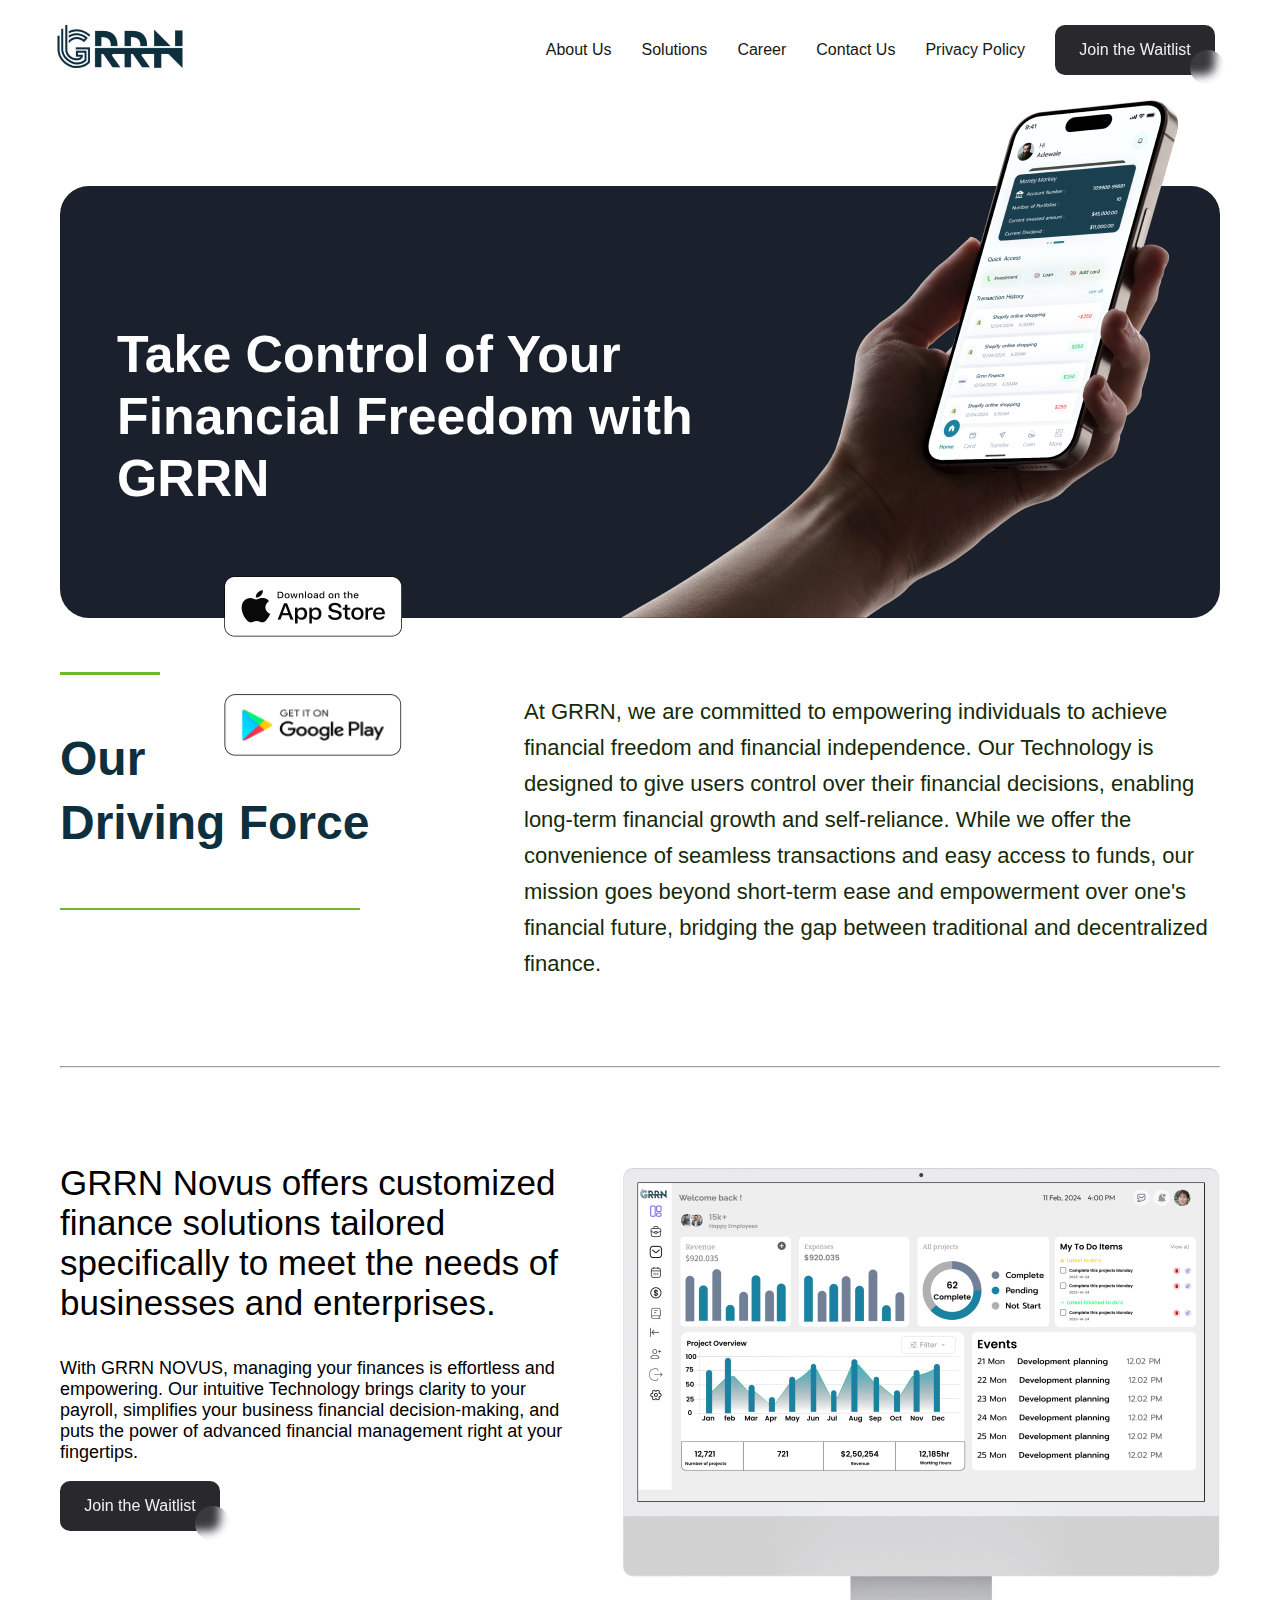
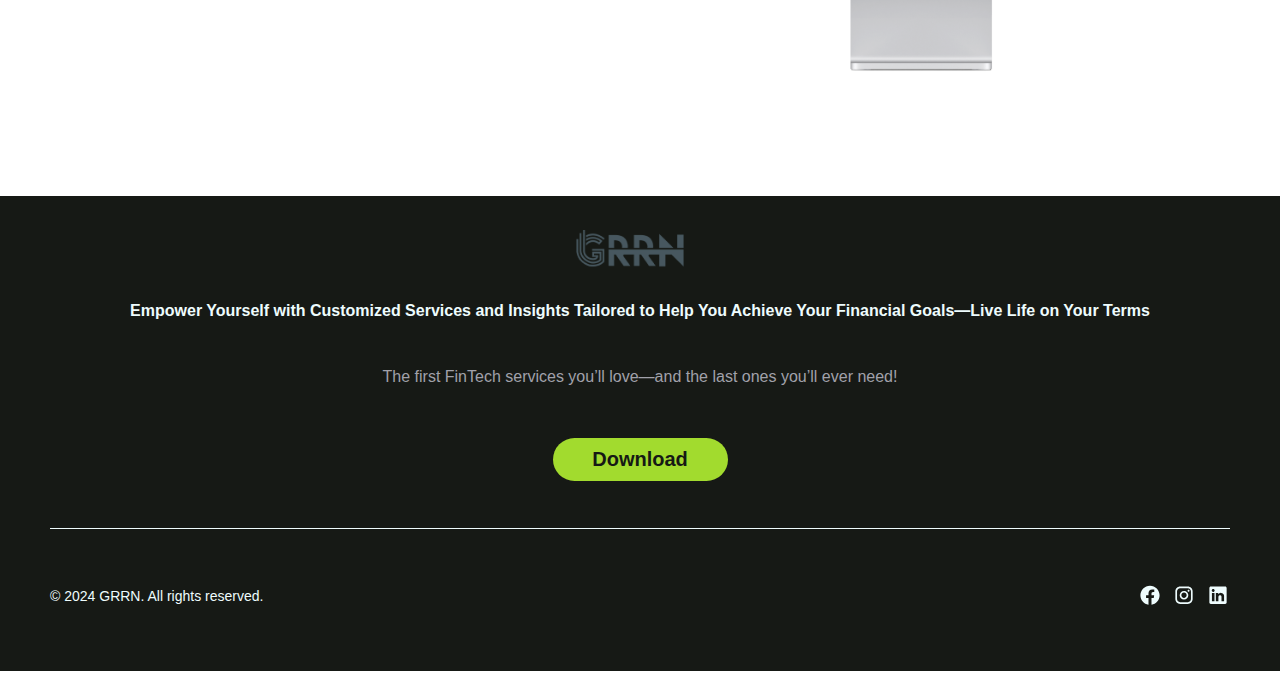
<file: index.html>
<!DOCTYPE html>
<html lang="en">
<head>
    <meta charset="utf-8">
    <meta name="viewport" content="width=device-width, initial-scale=1.0">
    <link rel="stylesheet" href="assets/css/style.css">
    <link rel="shortcut icon" href="assets/img/mask-group.png" type="image/x-icon">
    <link rel="stylesheet" href="assets/css/styleguide.css">
    <title>GRRN</title>
</head>
<div class="landing-page">
    <div class="container">
        <header class="navbar">
            <a href="index.html"><img class="mask-group" src="assets/img/mask-group.png" alt="Logo"></a>
            <div class="menu-toggle" id="menu-toggle">
                <div class="bar"></div>
                <div class="bar"></div>
                <div class="bar"></div>
            </div>
            <nav class="navbar-2" id="navbar-2">
                <a href="about.html">About Us</a>
                <a href="solutions.html">Solutions</a>
                <a href="career.html">Career</a>
                <a href="contact.html">Contact Us</a>
                <a href="privacy.html">Privacy Policy</a>
                <div class="sign-up-wrapper">
                    <a href="whitelist.html"><button class="button-86" >Join the Waitlist</button></a>
                    <!-- <button class="signup-button">
                        <a href="whitelist.html">
                            <div class="overlap-group">
                                <div class="sign-up">Join the Waitlist</div>
                            </div>
                        </a>
                    </button> -->
                </div>
            </nav>
        </header>

        <body>
            <div class="container">
                <div class="box">
                    <div class="CTA">
                        <div class="overlap-group">
                            <div class="rectangle"></div>
                            <img class="free-iphone-pro" src="assets/img/hand.png" alt="Hand holding a phone" />
                            <div class="group">
                                <p class="text-wrapper ">Take Control of Your Financial Freedom with GRRN</p>
                                <div class="div">
                                    <div class="google-play">
                                        <div class="frame">
                                            <img class="app-store-black" src="assets/img/app-store.png" alt="App Store">
                                            <img class="google-play-black" src="assets/img/google-play.png" alt="Google Play">
                                        </div>
                                    </div>
                                </div>
                            </div>
                        </div>
                    </div>
                </div>
                <section class="section">
                    <div class="heading">
                        <img class="line-1" src="assets/img/line-1.svg" alt="Line">
                        <h2 class="our-driving-force ">Our <br />Driving Force</h2>
                        <img class="line-2" src="assets/img/line-2.svg" alt="Line">
                    </div>
                    <p class="at-GRRN-we-are">
                        At GRRN, we are committed to empowering individuals to achieve financial
                        freedom and financial independence. Our Technology is designed to give users
                        control over their financial decisions, enabling long-term financial growth
                        and self-reliance. While we offer the convenience of seamless transactions and
                        easy access to funds, our mission goes beyond short-term ease and empowerment
                        over one's financial future, bridging the gap between traditional and
                        decentralized finance.</p>
                </section>
<hr>
            <div class="GRRN-Novus">
                <div class="description-container">
                    <p class="text-description text-wrapper ">GRRN Novus offers customized finance solutions tailored
                        specifically to meet the needs of businesses and enterprises.</p>
                    <p class="with-GRRN-NOVUS text-description-2">With GRRN NOVUS, managing your finances is effortless and
                        empowering. Our intuitive Technology brings clarity to your payroll, simplifies
                        your business financial decision-making, and puts the power of advanced financial
                        management right at your fingertips.</p>
                        <a href="whitelist.html" style="text-decoration: none;"><button class="button-86" >Join the Waitlist</button></a>
                </div>
                <div class="image-container">
                    <img class="silver-imac" src="assets/img/silver-24-inch-imac-mockup-label.png" alt="Silver iMac Mockup" />
                </div>
            </div>
        </div>
        </body>
        <script src="assets/js/script.js"></script>
    </div>
    <footer class="credits">
        <div class="frame-footer">
            <div class="content">
                <img class="mask-group" src="assets/img/mask-group.png" alt="Mask Group" />
                <div class="links">
                    <p class="link">
                        Empower Yourself with Customized Services and Insights Tailored to Help You Achieve Your
                        Financial Goals—Live Life on Your Terms
                    </p>
                    <p class="text-wrapper">The first FinTech services you’ll love—and the last ones you’ll ever
                        need!</p>
                    <button class="button">
                        <div class="overlap-group">
                            <div class="contact-us"><a style="text-decoration: none;" href="whitelist.html">Download</a></div>
                        </div>
                    </button>
                </div>
               
                <div class="container">
                    <div class="divider"></div>
                </div>
                <div class="container">
                    <div class="row">
                        <p class="text">© 2024 GRRN. All rights reserved.</p>
                        <div class="social-links">
                            <a href="https://www.x.com/grrn_io"><img class="img" src="assets/img/facebook.svg" alt="Facebook"></a>
                            <a href="https://www. Instagram.com/grrn.io"><img class="img" src="assets/img/Instagram.svg" alt="Instagram"></a>
                            <a href="https;//www.linkedin.com/company/grrn"><img class="img" src="assets/img/linkedin.svg" alt="LinkedIn"></a>
                        </div>
                    </div>
                </div>
            </div>
        </div>
    </footer>
</div>

</html>
</file>
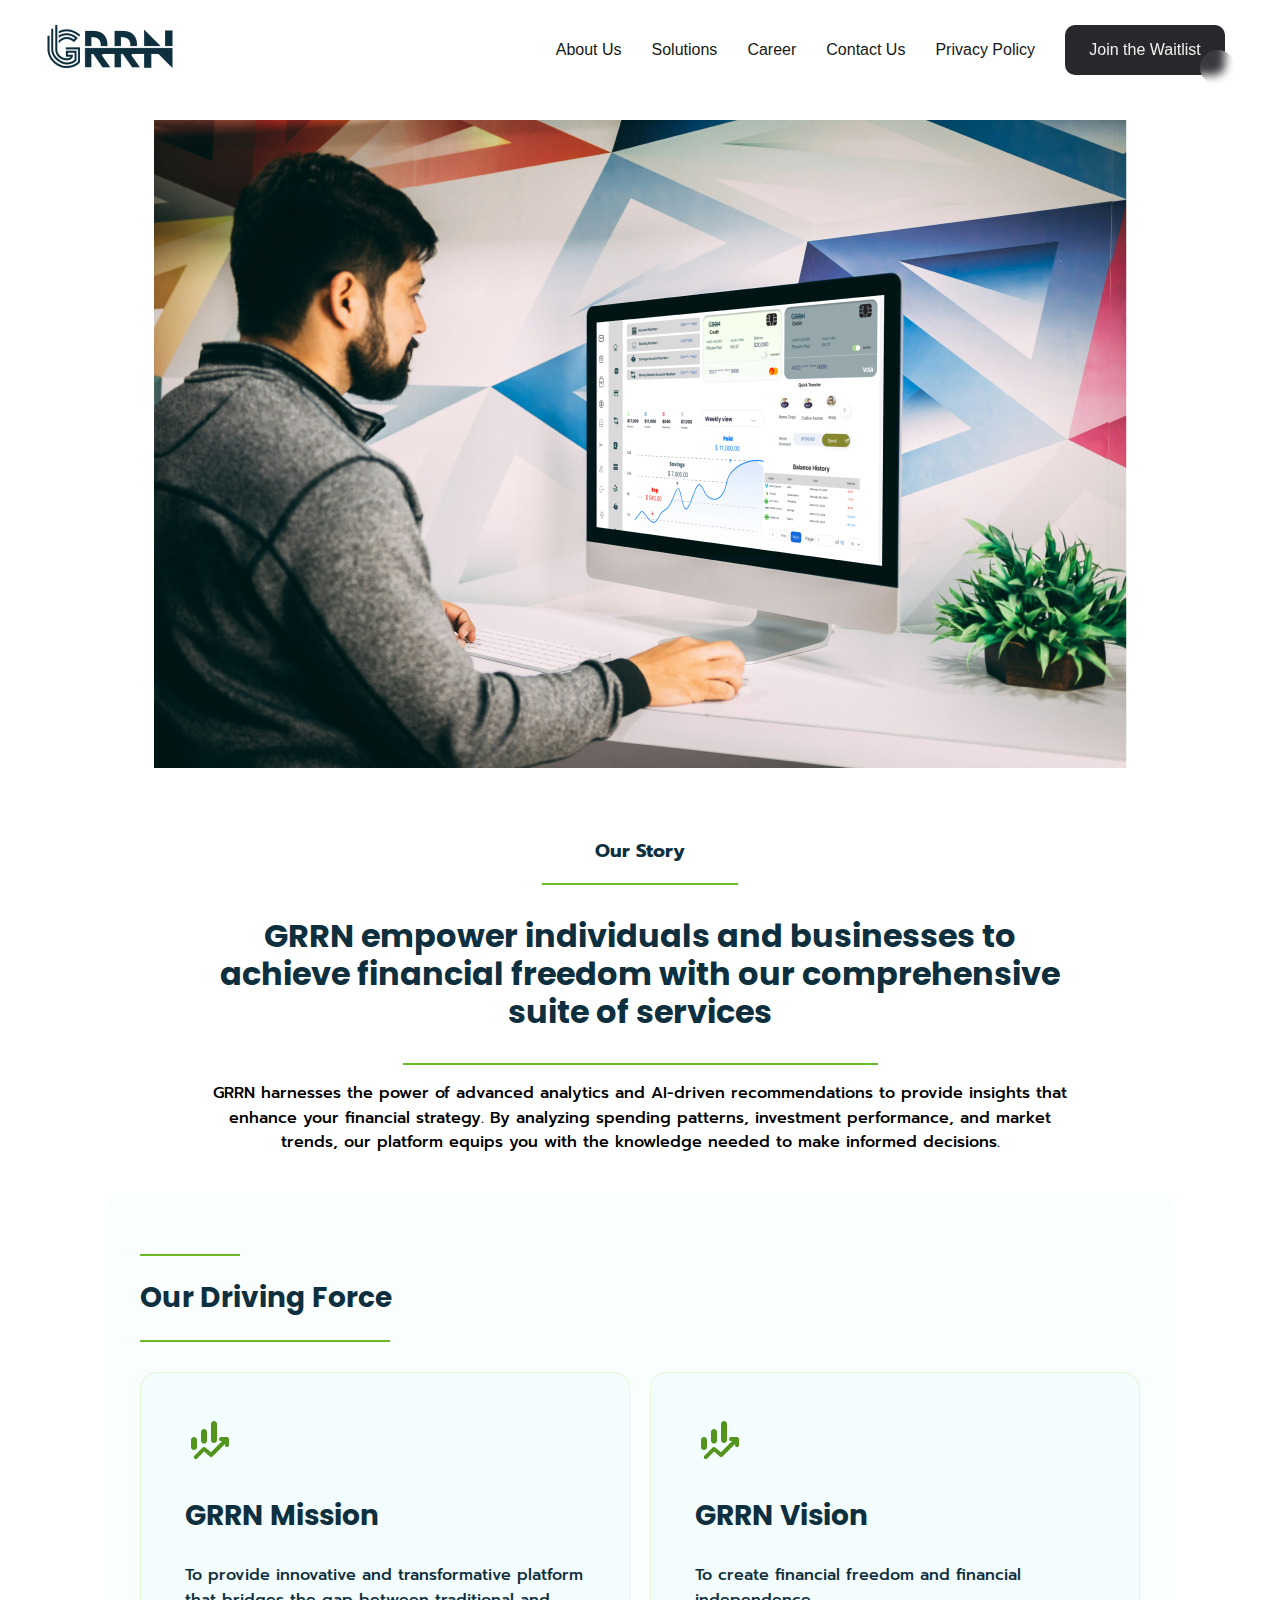
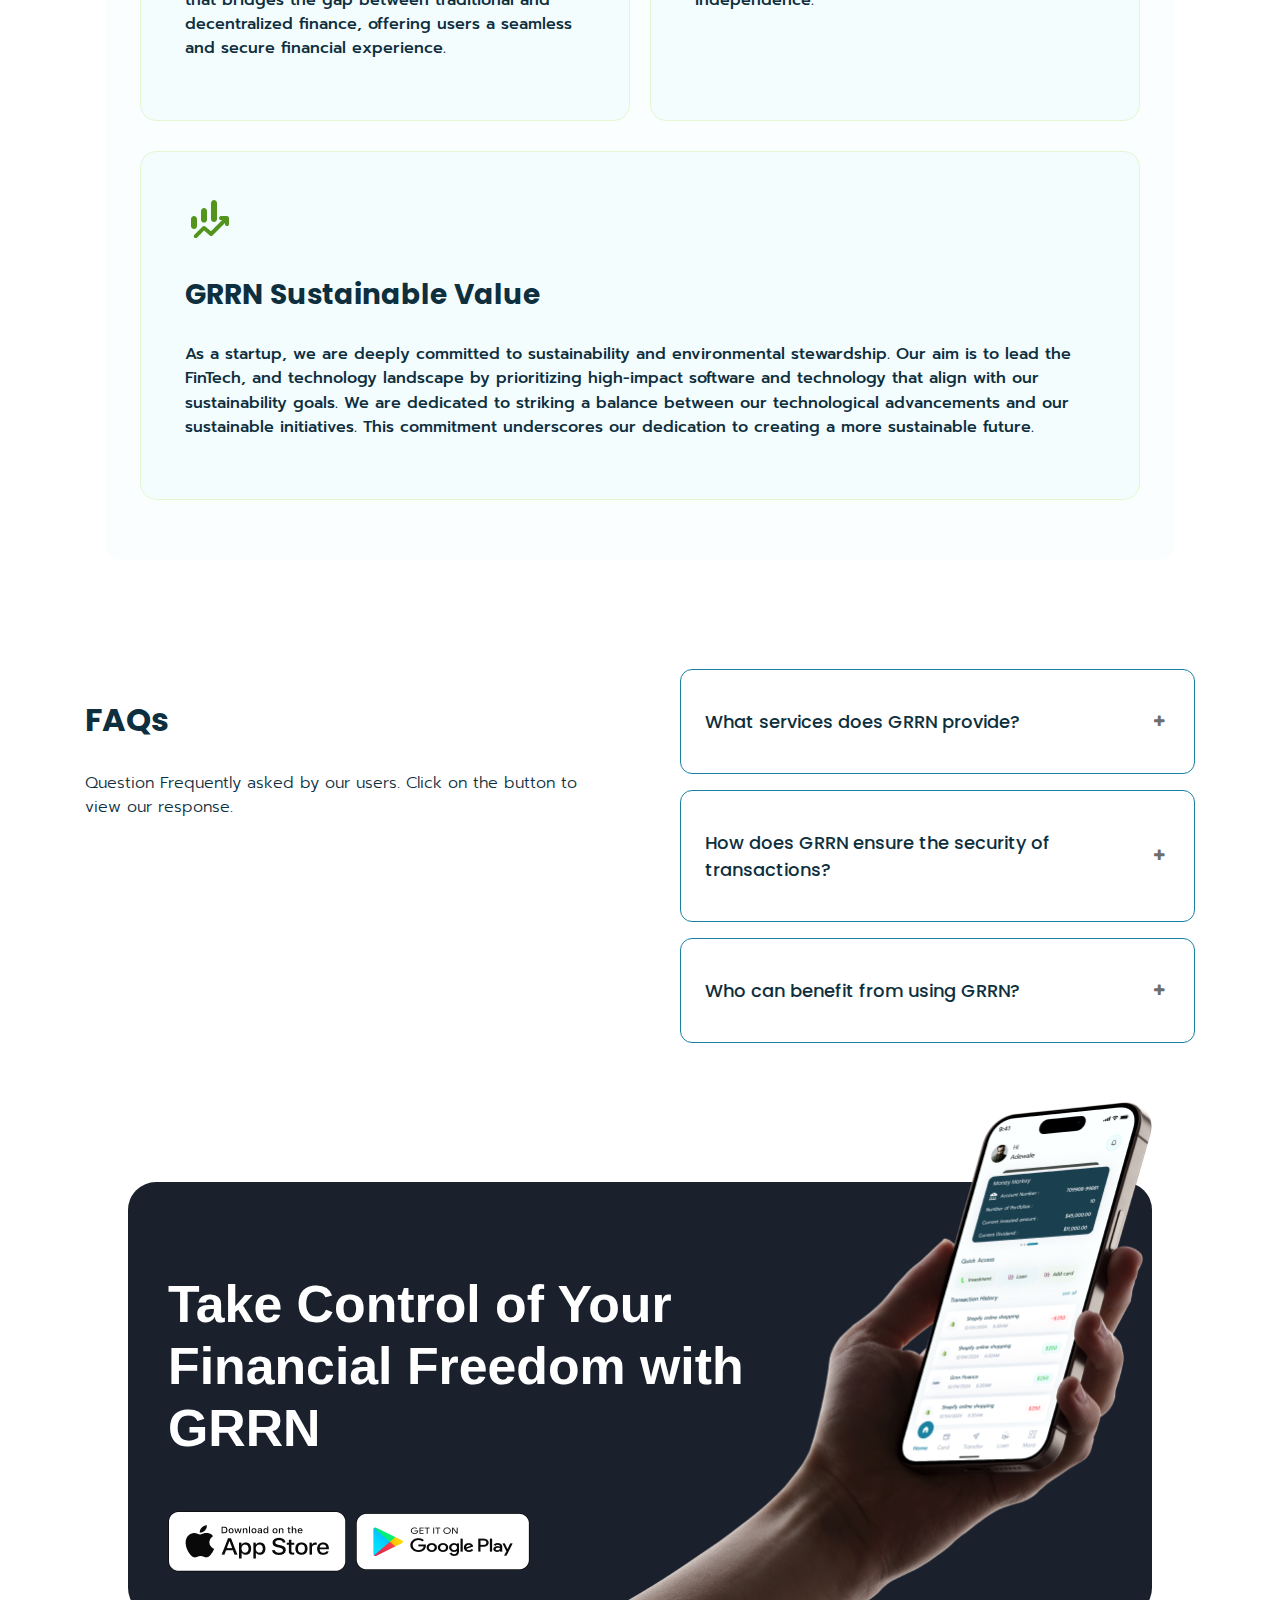
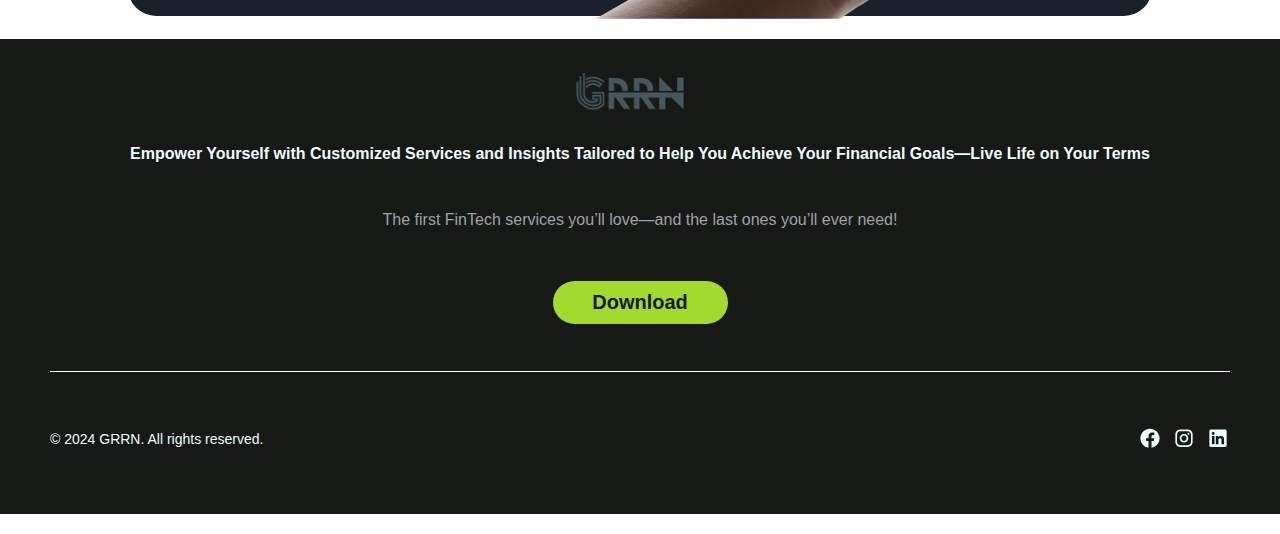
<file: about.html>
<!DOCTYPE html>
<html lang="en">
    <head>
      <meta charset="utf-8">
      <meta name="viewport" content="width=device-width, initial-scale=1.0">
      <link rel="stylesheet" href="assets/css/style.css">
      <link rel="stylesheet" href="assets/css/styleguide.css">
      <link rel="stylesheet" href="assets/css/custom.css"/>
      <link rel="shortcut icon" href="assets/img/mask-group.png" type="image/x-icon">
      <link rel="stylesheet" href="https://cdnjs.cloudflare.com/ajax/libs/font-awesome/4.7.0/css/font-awesome.css" integrity="sha512-5A8nwdMOWrSz20fDsjczgUidUBR8liPYU+WymTZP1lmY9G6Oc7HlZv156XqnsgNUzTyMefFTcsFH/tnJE/+xBg==" crossorigin="anonymous" referrerpolicy="no-referrer" />
      <title>About Us</title>
    </head>
    <body>
        <header class="container navbar">
          <a href="index.html"><img class="mask-group" src="assets/img/mask-group.png" alt="Logo"></a>
          <div class="menu-toggle" id="menu-toggle">
            <div class="bar"></div>
            <div class="bar"></div>
            <div class="bar"></div>
          </div>
          <nav class="navbar-2" id="navbar-2">
            <a href="about.html">About Us</a>
            <a href="solutions.html">Solutions</a>
            <a href="career.html">Career</a>
            <a href="contact.html">Contact Us</a>
            <a href="privacy.html">Privacy Policy</a>
            <div class="sign-up-wrapper">
              <a href="whitelist.html"><button class="button-86">Join the Waitlist</button></a>
            </div>
          </nav>
        </header>
        <main class="container">
            <div class="about-section">
                <!-- HEADER IMAGE -->
                <div class="about-image">
                    <img class="zfintXP33-1" src="assets/img/zfintXP33-1.png" />
                </div>

                <!-- VALUE SESSION -->
                <section class="value-section">
                    <!-- OUR STORY -->
                    <div class="our-story">
                        <div class="title">
                          <h3>Our Story</h3>
                        </div>
                        <div class="wrapper">
                            <div class="h-line-container"><div class="h-line" id="h-line-1"></div></div>
                            <h3>
                                GRRN empower individuals and businesses to achieve 
                                financial freedom with our comprehensive suite of services
                            </h3>
                            <div class="h-line-container"><div class="h-line" id="h-line-2"></div></div>
                            <p>
                                GRRN harnesses the power of advanced analytics and AI-driven 
                                recommendations to provide insights that enhance your financial 
                                strategy. By analyzing spending patterns, investment performance, 
                                and market trends, our platform equips you with the knowledge needed 
                                to make informed decisions.
                            </p>
                        </div>
                    </div>
                    <!-- OUR DRIVING FORCE -->
                    <div class="driving-force">
                        <div>
                            <div class="h-line-container"><div class="h-line" id="h-line-3"></div></div>
                            <h2 class="" >Our Driving Force</h2>
                            <div class="h-line-container"><div class="h-line" id="h-line-4"></div></div>
                        </div>
                        <div class="driving-force-top">
                            <!-- CARD 1 -->
                            <div class="card card-top">
                                <div class="card-wrapper">
                                    <div class="card-img">
                                      <img src="assets/img/upward_trend.svg"/>
                                    </div>
                                    <h3>GRRN Mission</h3>
                                    <p>
                                        To provide innovative and transformative platform that bridges 
                                        the gap between traditional and decentralized finance, offering 
                                        users a seamless and secure financial experience.
                                    </p>
                                </div>
                            </div>
                            <!-- CARD 2 -->
                            <div class="card card-top">
                                <div class="card-wrapper">
                                    <div class="card-img">
                                      <img src="assets/img/upward_trend.svg"/>
                                    </div>
                                    <h3>GRRN Vision</h3>
                                    <p>
                                      To create financial freedom and financial independence.
                                    </p>
                                </div>
                            </div>
                        </div>
                        <!-- BOTTOM -->
                        <div class="driving-force-bottom">
                            <div class="card card-bottom">
                                <div class="card-wrapper">
                                    <div class="card-img">
                                        <img src="assets/img/upward_trend.svg"/>
                                    </div>
                                    <h3>GRRN Sustainable Value</h3>
                                    <p>
                                        As a startup, we are deeply committed to sustainability and 
                                        environmental stewardship. Our aim is to lead the FinTech, and 
                                        technology landscape by prioritizing high-impact software and 
                                        technology that align with our sustainability goals. We are dedicated 
                                        to striking a balance between our technological advancements and our 
                                        sustainable initiatives. This commitment underscores our dedication 
                                        to creating a more sustainable future.
                                    </p>
                                </div>
                            </div>
                        </div>
                    </div>
                </section>  

                <section class="faq-section">
                    <div class="faq-wrapper">
                        <!-- FAQ CONTENT -->
                        <div class="faq-content">
                            <h3 class="text-wrapper">FAQs</h3>
                            <p class="text">
                                Question Frequently asked by our users. Click on the button to view our response.
                            </p>
                        </div>
                        <!-- ACCORDION -->
                        <div class="accordion">
                            <!-- Accordion 1 -->
                            <div class="accordion-item">
                                <div class="accordion-header">
                                    <p class="question">What services does GRRN provide?</p>
                                    <button class="toggle-btn">
                                        <i class="fa fa-plus"></i>
                                    </button>
                                </div>
                                <div class="accordion-content">
                                    <p>GRRN is a pioneering fintech platform developing a comprehensive payment gateway to facilitate seamless financial transactions across regions. Leveraging innovative technology, GRRN simplifies complex processes with real-time cross-border payments, bulk settlements, and integration-friendly APIs, ensuring a smooth and efficient user experience. 
                                        <br><br>
                                      The platform empowers financial freedom by providing accessible, cost-effective tools that enable users to take control of their finances. Using cutting-edge technology like secure APIs, AI-driven risk assessments, and instant notifications, GRRN ensures reliable and secure transactions. Focused on inclusion, GRRN bridges financial gaps for underserved markets, fostering economic growth and expanding financial accessibility globally.</p>
                                </div>
                            </div>
                            <!-- Accordion 2 -->
                            <div class="accordion-item">
                                <div class="accordion-header">
                                    <p class="question">How does GRRN ensure the security of transactions?</p>
                                    <button class="toggle-btn">
                                        <i class="fa fa-plus"></i>
                                    </button>
                                </div>
                                <div class="accordion-content">
                                    <p>GRRN ensures secure transactions with advanced technology, compliance, and robust systems. Authentication methods like OTP, MFA, and OAuth 2.0 protect user access and API requests. Data is safeguarded with TLS encryption and secure storage. AI-powered fraud detection and transaction monitoring identify and block suspicious activities in real-time. GRRN complies with KYC/AML standards and cross-border regulations, ensuring secure operations. <br><br>
                                        APIs are token-protected, encrypted, and rate-limited to prevent misuse. Users can file disputes directly, with resolutions handled by a dedicated review team. Regular audits, updates, role-based access control, and partnerships with trusted institutions ensure secure settlements and reliable financial services.
                                      </p>
                                </div>
                            </div>
                            <!-- Accordion 3 -->
                            <div class="accordion-item">
                                <div class="accordion-header">
                                    <p class="question">Who can benefit from using GRRN?</p>
                                    <button class="toggle-btn">
                                        <i class="fa fa-plus"></i>
                                    </button>
                                </div>
                                <div class="accordion-content">
                                    <p>
                                        GRRN benefits a wide range of users by providing seamless, secure, and accessible financial solutions. Individuals, including expatriates, underserved communities, and freelancers, can use GRRN for instant, affordable money transfers, wallet management, loans, and international payments. SMEs benefit from GRRN's multi-currency tools, cross-border transactions, and streamlined payment processes.
                                        <br><br>
                                        Fintech platforms and developers can integrate GRRN's APIs to enhance financial services, while NGOs can distribute aid efficiently to underserved regions. Financial institutions and banks leverage GRRN's bulk settlements and payment gateway to expand offerings. Travelers gain real-time currency exchange and local cash pickup options, ensuring inclusive financial accessibility.
                                      </p>
                                </div>
                            </div>
                        </div>
                    </div>
                </section>
                <!-- CTA ACTION -->
                <session class="cta-section">
                    <div class="cta-box">
                        <!-- BLANK TOP -->
                        <div class="cta-top"></div>
                        <!-- ============ -->
                        <div class="cta-action">
                            <div class="cta-content">
                                <h3>Take Control of Your Financial Freedom with GRRN</h3>
                                <div class="cta-store">
                                    <!-- APP STORE -->
                                    <div class="img-holder">
                                        <img class="apple-store" src="assets/img/app-store.png" alt="app store"/>
                                    </div>
                                    <!-- GOGGLE STORE -->
                                    <div class="img-holder">
                                        <img class="google-store" src="assets/img/google_store.png" alt="google store"/>
                                    </div>
                                </div>
                            </div> 
                        </div>
                        <!-- IPhone15 PRO MOCKUP -->
                        <div class="cta-image">
                            <img src="assets/img/iphone_mockup.png"/>
                        </div> 
                    </div>
                </session>

            </div>
        </main>
        <footer class="credits">
          <div class="frame-footer">
              <div class="content">
                  <img class="mask-group" src="assets/img/mask-group.png" alt="Mask Group" />
                  <div class="links">
                      <p class="link">
                          Empower Yourself with Customized Services and Insights Tailored to Help You Achieve Your
                          Financial Goals—Live Life on Your Terms
                      </p>
                      <p class="text-wrapper">The first FinTech services you’ll love—and the last ones you’ll ever
                          need!</p>
                      <button class="button">
                          <div class="overlap-group">
                              <div class="contact-us"><a style="text-decoration: none;" href="whitelist.html">Download</a></div>
                          </div>
                      </button>
                  </div>
                  
                  <div class="container">
                      <div class="divider"></div>
                  </div>
                  <div class="container">
                      <div class="row">
                          <p class="text">© 2024 GRRN. All rights reserved.</p>
                          <div class="social-links">
                              <a href="https://www.x.com/grrn_io"><img class="img" src="assets/img/facebook.svg" alt="Facebook"></a>
                              <a href="https://www. Instagram.com/grrn.io"><img class="img" src="assets/img/Instagram.svg" alt="Instagram"></a>
                              <a href="https;//www.linkedin.com/company/grrn"><img class="img" src="assets/img/linkedin.svg" alt="LinkedIn"></a>
                          </div>
                      </div>
                  </div>
              </div>
          </div>
      </footer>
        <script src="assets/js/script.js"></script>
        <script type="module" src="https://early.webawesome.com/webawesome@3.0.0-alpha.5/dist/webawesome.loader.js"></script>
    </body>
</html>
</file>
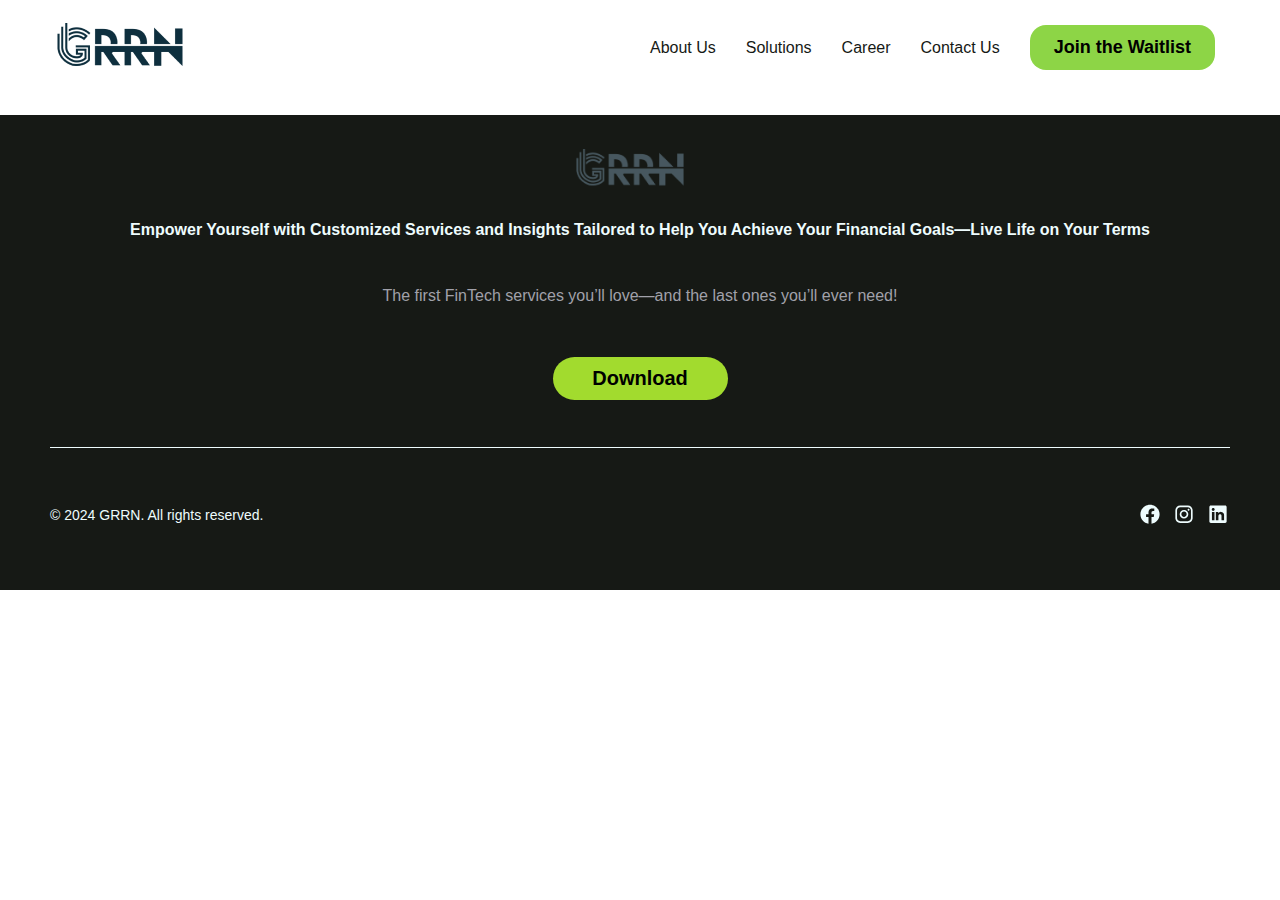
<file: blank.html>
<!DOCTYPE html>
<html lang="en">
<head>
    <meta charset="utf-8">
    <meta name="viewport" content="width=device-width, initial-scale=1.0">

    <link rel="stylesheet" href="assets/css/style.css">
    <link rel="stylesheet" href="assets/css/styleguide.css">
    <link rel="stylesheet" type="text/css", href="assets/css/custom.css"/>
    <link rel="preconnect" href="https://fonts.googleapis.com">
    <link rel="shortcut icon" href="assets/img/mask-group.png" type="image/x-icon">
    <link rel="preconnect" href="https://fonts.gstatic.com" crossorigin>
    <link href="https://fonts.googleapis.com/css2?family=Poppins:ital,wght@0,100;0,200;0,300;0,400;0,500;0,600;0,700;0,800;0,900;1,100;1,200;1,300;1,400;1,500;1,600;1,700;1,800;1,900&family=Prompt:ital,wght@0,200;0,300;0,500;0,600;0,700;0,800;1,300;1,500&display=swap" rel="stylesheet">

    <title>Contact Us</title>
</head>
    <body class="landing-page">
        <!-- HEADER -->
        <div class="container">
            <header class="navbar">
                <a href="index.html"><img class="mask-group" src="assets/img/mask-group.png" alt="Logo"></a>
                <div class="menu-toggle" id="menu-toggle">
                    <div class="bar"></div>
                    <div class="bar"></div>
                    <div class="bar"></div>
                </div>
                <nav class="navbar-2" id="navbar-2">
                    <a href="about.html">About Us</a>
                    <a href="solutions.html">Solutions</a>
                    <a href="career.html">Career</a>
                    <a href="contact.html">Contact Us</a>
                    <div class="sign-up-wrapper">
                        <a href="whitelist.html"><button class="signup-button">Join the Waitlist</button></a>
                            <!-- <div class="overlap-group"> -->
                                <!-- <div class="sign-up">Join the Waitlist</div> -->
                            <!-- </div> -->
                        <!-- </button> -->
                    </div>
                </nav>
            </header>
        </div>
        <!-- CONTACT MAIN -->
        <main class="container">
            <!-- ADD PAGE CONTENT HERE -->
        </main>
        <!-- FOOTER -->
        <footer class="credits">
            <div class="frame-footer">
                <div class="content">
                    <img class="mask-group" src="assets/img/mask-group.png" alt="Mask Group" />
                    <div class="links">
                        <p class="link">
                            Empower Yourself with Customized Services and Insights Tailored to Help You Achieve Your
                            Financial Goals—Live Life on Your Terms
                        </p>
                        <p class="text-wrapper">The first FinTech services you’ll love—and the last ones you’ll ever
                            need!</p>
                        <button class="button">
                            <div class="overlap-group">
                                <div class="contact-us">Download</div>
                            </div>
                        </button>
                    </div>
                    <div class="container">
                        <div class="divider"></div>
                    </div>
                    <div class="container">
                        <div class="row">
                            <p class="text">© 2024 GRRN. All rights reserved.</p>
                            <div class="social-links">
                                <a href="https://www.x.com/grrn_io"><img class="img" src="assets/img/facebook.svg" alt="Facebook"></a>
                                <a href="https://www. Instagram.com/grrn.io"><img class="img" src="assets/img/Instagram.svg" alt="Instagram"></a>
                                <a href="https;//www.linkedin.com/company/grrn"><img class="img" src="assets/img/linkedin.svg" alt="LinkedIn"></a>
                            </div>
                        </div>
                    </div>
                </div>
            </div>
        </footer>
    </body>
    <script src="assets/js/script.js"></script>
</html>
</file>
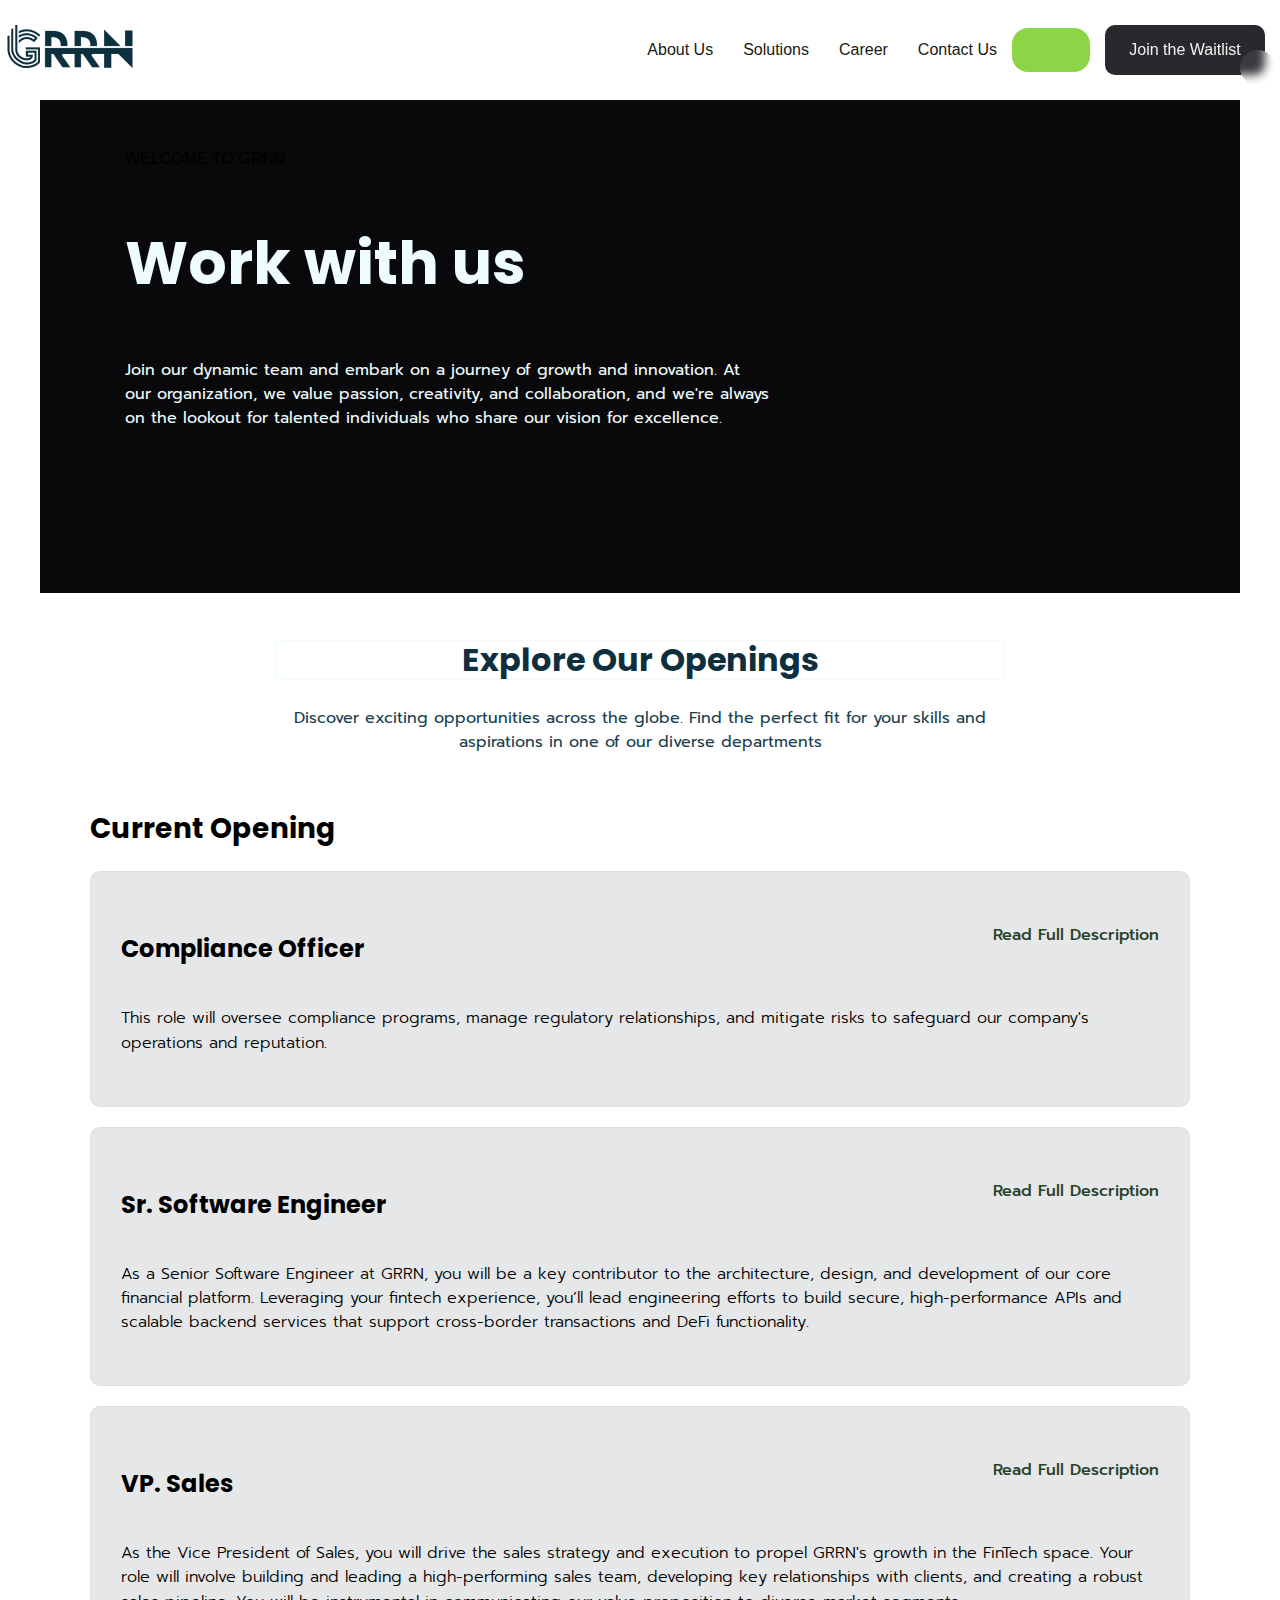
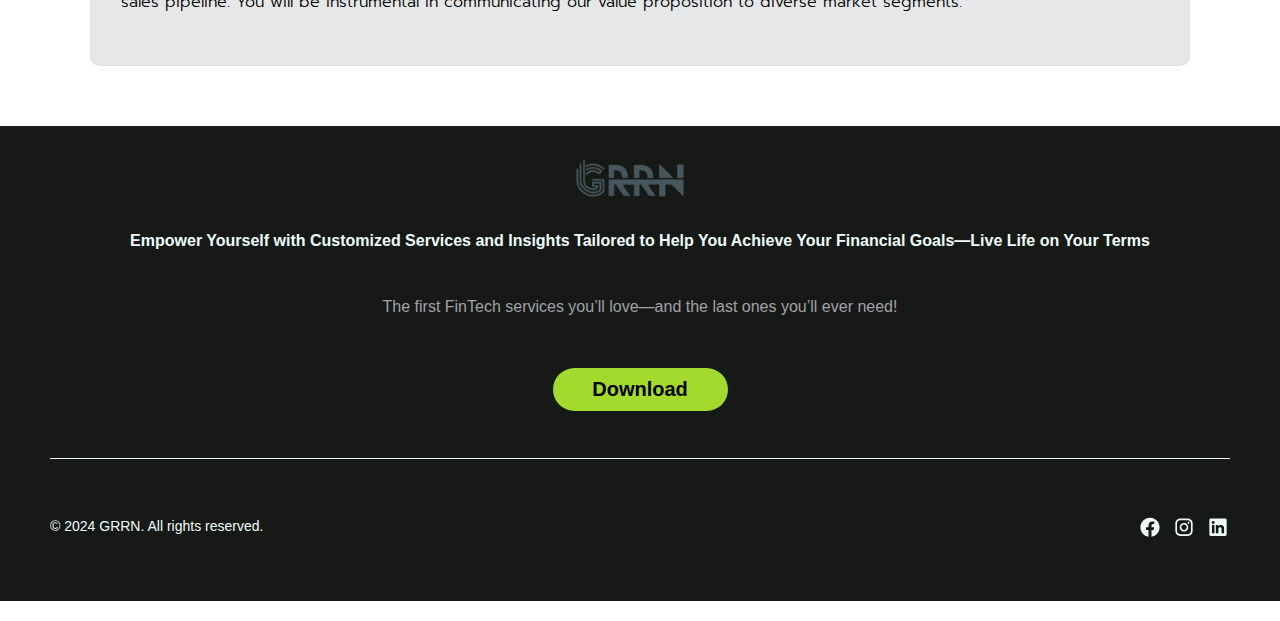
<file: career copy.html>
<!DOCTYPE html>
<html lang="en">
<head>
    <meta charset="utf-8">
    <meta name="viewport" content="width=device-width, initial-scale=1.0">

    <link rel="stylesheet" href="assets/css/style.css">
    <link rel="stylesheet" href="assets/css/styleguide.css">
    <link rel="stylesheet" type="text/css", href="assets/css/custom.css"/>
    <link rel="preconnect" href="https://fonts.googleapis.com">
    <link rel="shortcut icon" href="assets/img/mask-group.png" type="image/x-icon">
    <link rel="preconnect" href="https://fonts.gstatic.com" crossorigin>
    <link href="https://fonts.googleapis.com/css2?family=Poppins:ital,wght@0,100;0,200;0,300;0,400;0,500;0,600;0,700;0,800;0,900;1,100;1,200;1,300;1,400;1,500;1,600;1,700;1,800;1,900&family=Prompt:ital,wght@0,200;0,300;0,500;0,600;0,700;0,800;1,300;1,500&display=swap" rel="stylesheet">

    <title>Contact Us</title>
</head>
    <body class="landing-page">
        <!-- HEADER -->
        <header class="navbar">
            <a href="index.html"><img class="mask-group" src="assets/img/mask-group.png" alt="Logo"></a>
            <div class="menu-toggle" id="menu-toggle">
                <div class="bar"></div>
                <div class="bar"></div>
                <div class="bar"></div>
            </div>
            <nav class="navbar-2" id="navbar-2">
                <a href="about.html">About Us</a>
                <a href="solution.html">Solutions</a>
                <a href="career.html">Career</a>
                <a href="contact.html">Contact Us</a>
                <div class="sign-up-wrapper">
                    <button class="signup-button">
                        <div class="overlap-group">
                            <a href="whitelist.html"><button class="button-86">Join the Waitlist</button></a>
                        </div>
                    </button>
                </div>
            </nav>
        </header>
        <!-- CONTACT MAIN -->
        <section class="container banner">
            <div class="career-header">
                <span>WELCOME TO GRNN</span>
                <h2>Work with us</h2>
                <p>Join our dynamic team and embark on a journey of growth and innovation. At our organization, we value passion, creativity, and collaboration, and we're always on the lookout for talented individuals who share our vision for excellence.</p>
            </div>
        </section>
        <main class="container">
            <section class="career-heading-container">
                <div class="career-heading">
                    <h2>Explore Our Openings</h2>
                    <p>
                        Discover exciting opportunities across the globe. Find the perfect fit for your skills and aspirations in one of our diverse departments
                    </p>
                </div>
            </section>
            <section class="career-current-opening">
                <section class="career-current-opening">
                    <div>
                        <h2>Current Opening</h2>
                    </div>                
                    <div class="openings-holder">
                        <!-- CARD -->
                        <div class="openings">
                            <div class="title">
                                <h3>Compliance Officer</h3>
                                <p>Read Full Description</p>
                            </div>
                            <div>
                                <p class="desc">This role will oversee compliance programs, manage regulatory relationships, and mitigate risks to safeguard our company's operations and reputation.</p>
                            </div>
                        </div>
                        <!-- CARD 2 -->
                        <div class="openings">
                            <div class="title">
                                <h3>Sr. Software Engineer</h3>
                                <p>Read Full Description</p>
                            </div>
                            <div>
                                <p class="desc">As a Senior Software Engineer at GRRN, you will be a key contributor to the architecture, design, and development of our core financial platform. Leveraging your fintech experience, you’ll lead engineering efforts to build secure, high-performance APIs and scalable backend services that support cross-border transactions and DeFi functionality.</p>
                            </div>
                        </div>
                         <!-- CARD 3 -->
                         <div class="openings">
                            <div class="title">
                                <h3>VP. Sales</h3>
                                <p>Read Full Description</p>
                            </div>
                            <div>
                                <p class="desc">As the Vice President of Sales, you will drive the sales strategy and execution to propel GRRN's growth in the FinTech space. Your role will involve building and leading a high-performing sales team, developing key relationships with clients, and creating a robust sales pipeline. You will be instrumental in communicating our value proposition to diverse market segments.</p>
                            </div>
                        </div>
                    </div>
                </section>
            </section>
           
        </main>
        <!-- FOOTER -->
        <footer class="credits">
            <div class="frame-footer">
                <div class="content">
                    <img class="mask-group" src="assets/img/mask-group.png" alt="Mask Group" />
                    <div class="links">
                        <p class="link">
                            Empower Yourself with Customized Services and Insights Tailored to Help You Achieve Your
                            Financial Goals—Live Life on Your Terms
                        </p>
                        <p class="text-wrapper">The first FinTech services you’ll love—and the last ones you’ll ever
                            need!</p>
                        <button class="button">
                            <div class="overlap-group">
                                <div class="contact-us">Download</div>
                            </div>
                        </button>
                    </div>
                    <div class="container">
                        <div class="divider"></div>
                    </div>
                    <div class="container">
                        <div class="row">
                            <p class="text">© 2024 GRRN. All rights reserved.</p>
                            <div class="social-links">
                                <img class="img" src="assets/img/facebook.svg" alt="Facebook">
                                <img class="img" src="assets/img/Instagram.svg" alt="Instagram">
                                <img class="img" src="assets/img/linkedin.svg" alt="LinkedIn">
                            </div>
                        </div>
                    </div>
                </div>
            </div>
        </footer>
    </body>
    <script src="assets/js/script.js"></script>
</html>
</file>
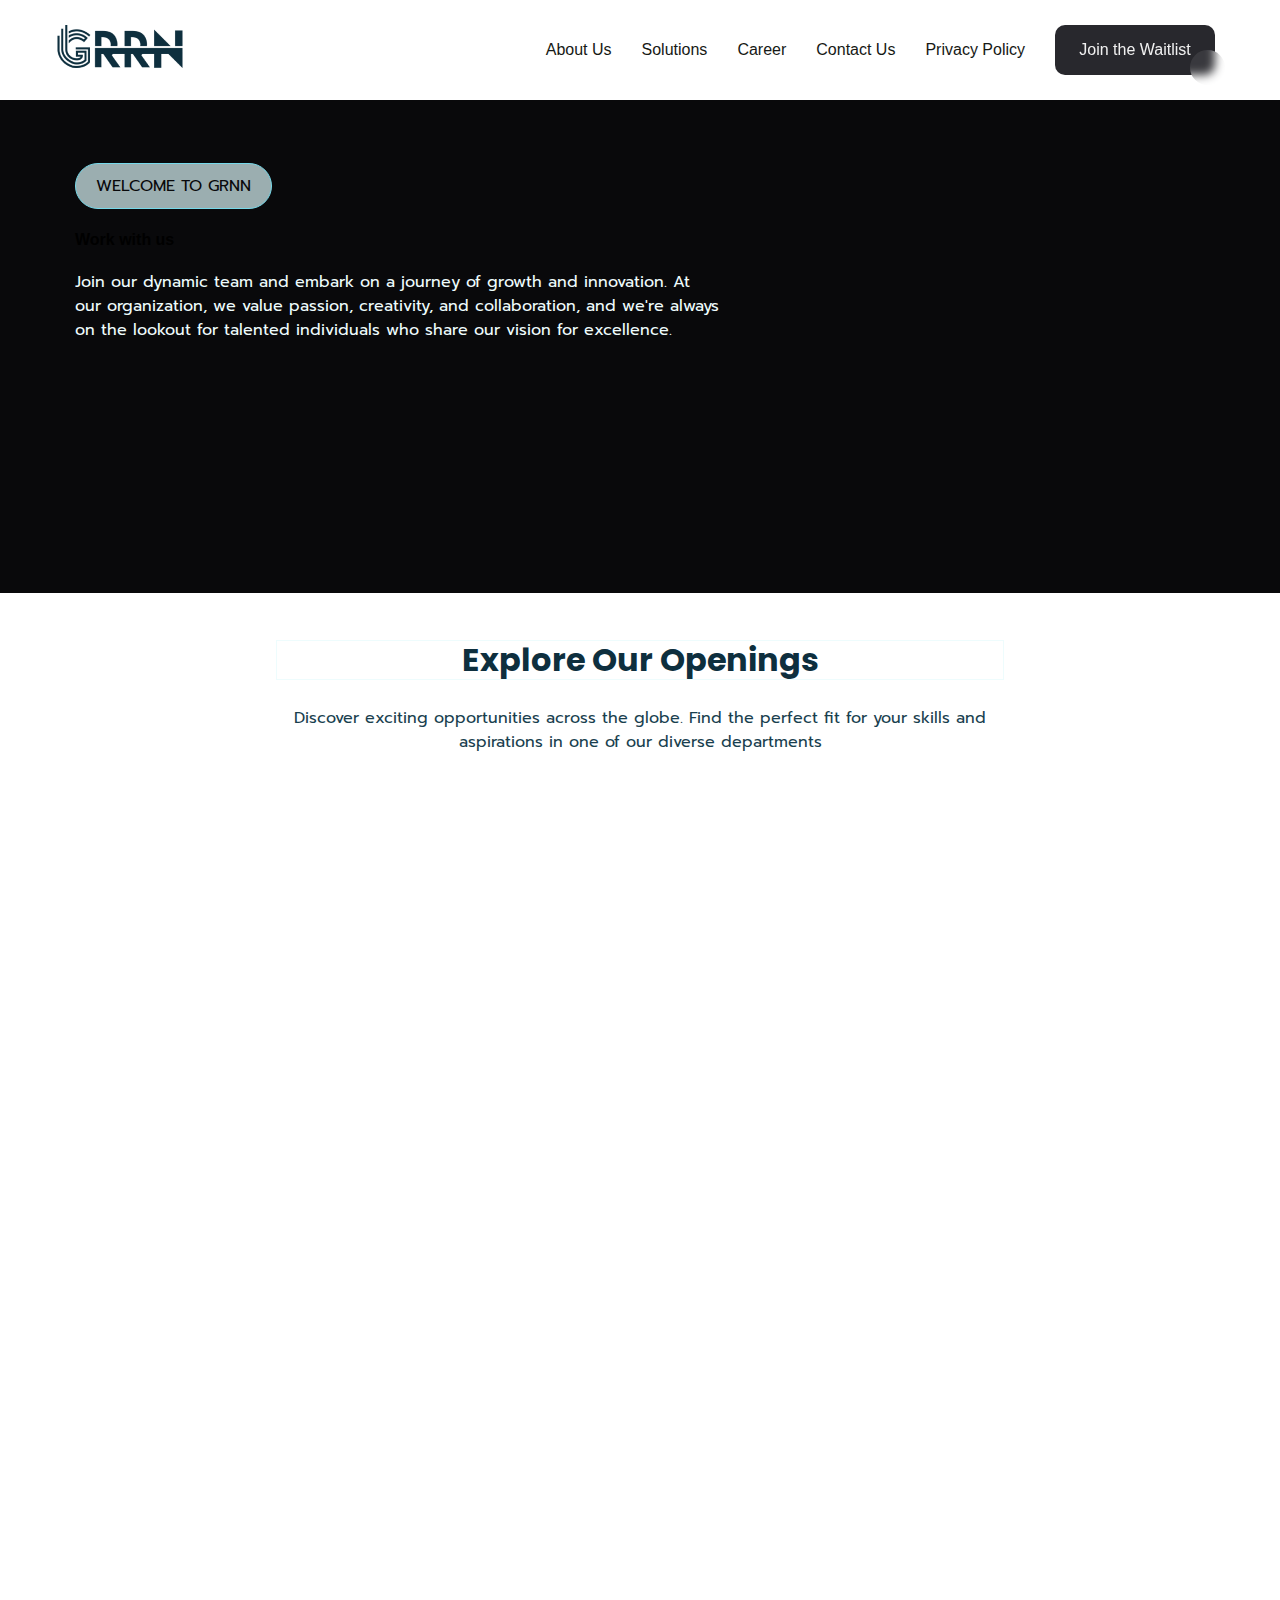
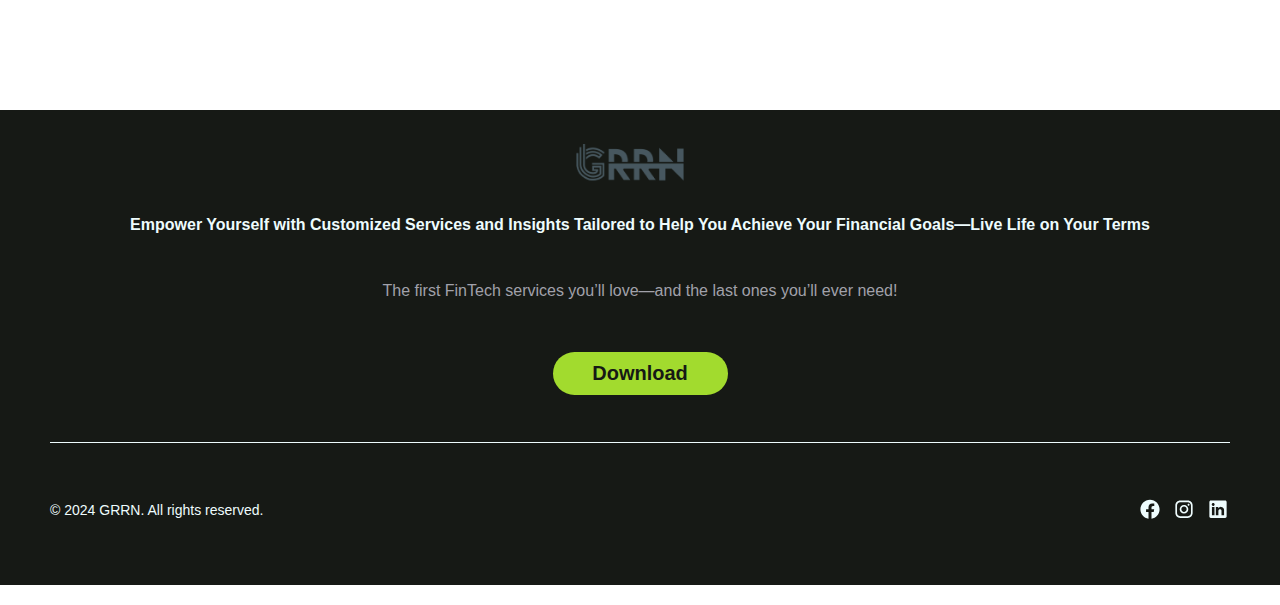
<file: career.html>
<!DOCTYPE html>
<html lang="en">
<head>
    <meta charset="utf-8">
    <meta name="viewport" content="width=device-width, initial-scale=1.0">

    <link rel="stylesheet" href="assets/css/style.css">
    <link rel="stylesheet" href="assets/css/styleguide.css">
    <link rel="stylesheet" type="text/css", href="assets/css/custom.css"/>
    <link rel="preconnect" href="https://fonts.googleapis.com">
    <link rel="shortcut icon" href="assets/img/mask-group.png" type="image/x-icon">
    <link rel="preconnect" href="https://fonts.gstatic.com" crossorigin>
    <link href="https://fonts.googleapis.com/css2?family=Poppins:ital,wght@0,100;0,200;0,300;0,400;0,500;0,600;0,700;0,800;0,900;1,100;1,200;1,300;1,400;1,500;1,600;1,700;1,800;1,900&family=Prompt:ital,wght@0,200;0,300;0,500;0,600;0,700;0,800;1,300;1,500&display=swap" rel="stylesheet">

    <title>Career</title>
</head>
    <body class="landing-page">
        <!-- HEADER -->
        <div class="container">
            <header class="navbar">
                <a href="index.html"><img class="mask-group" src="assets/img/mask-group.png" alt="Logo"></a>
                <div class="menu-toggle" id="menu-toggle">
                    <div class="bar"></div>
                    <div class="bar"></div>
                    <div class="bar"></div>
                </div>
                <nav class="navbar-2" id="navbar-2">
                    <a href="about.html">About Us</a>
                    <a href="solutions.html">Solutions</a>
                    <a href="career.html">Career</a>
                    <a href="contact.html">Contact Us</a>
                    <a href="privacy.html">Privacy Policy</a>
                    <div class="sign-up-wrapper">
                        <a href="whitelist.html"><button class="button-86">Join the Waitlist</button></a>
                        <!-- <button class="signup-button">
                            <div class="overlap-group">
                                <div class="sign-up">Join the Waitlist</div>
                            </div>
                        </buctton> -->
                    </div>
                </nav>
            </header>
        </div>
        <!-- CONTACT MAIN -->
        <section class="banner">
            <div class="career-header">
                <h2 id="welcome">WELCOME TO GRNN</h2>
                <h4>Work with us</h4>
                <p>Join our dynamic team and embark on a journey of growth and innovation. At our organization, we value passion, creativity, and collaboration, and we're always on the lookout for talented individuals who share our vision for excellence.</p>
            </div>
        </section>
        <main class="container">
            <section class="career-heading-container">
                <div class="career-heading">
                    <h2>Explore Our Openings</h2>
                    <p>
                        Discover exciting opportunities across the globe. Find the perfect fit for your skills and aspirations in one of our diverse departments
                    </p>
                </div>
            </section>
            <section class="career-main">
                <!-- <div class="career-desc">
                    <div class="career-location">
                        <div class="location-name">
                            <h3>LOCATION</h3>
                            <P>Wilmingtone, Delaware</P>
                        </div>
                        <div>
                            <h3>LINKS</h3>
                            <div class="img-holder">
                                <img src="assets/img/linkedin.svg"/>
                            </div>
                        </div>
                    </div>
                    <div class="career-detail">
                        <div class="welcome">
                            <h2>Welcome to GRRN</h2>
                            <p>
                                GRRN is an innovative fintech platform initially focused on bridging the 
                                gap between traditional commercial banking and decentralized finance (DeFi)
                                in the US and the rest of the world. Our mission is to empower users with 
                                financial freedom and independence through seamless access to both financial 
                                systems, enabling cross-border transactions and AI-powered financial insights.
                            </p>
                        </div>
                        <div class="why_join">
                            <h2>Why Join GRRN?</h2>
                            <ul>
                                <li>Be part of a pioneering team that values creativity and innovation.</li>
                                <li>Work with cutting-edge AI technology to solve real-world problems.</li>
                                <li>Contribute to a diverse range of projects in software development, healthcare, and fintech.</li>
                                <li>Make a difference by developing software that promotes inclusivity and accessibility.</li>
                                <li>Enjoy the opportunity to incubate new ideas and see them come to life.</li>
                            </ul>
                        </div>
                        <div class="our_culture">
                            <h2>Our Culture</h2>
                            <p>
                                GRRN is more than just a startup workplace; it's a community where every member's voice 
                                is valued. We foster a culture of collaboration, continuous learning, and mutual respect. 
                                Our small but growing team ensures that you're not just a number, but a vital part of 
                                our company's success. We believe in empowering our employees with the tools and 
                                resources they need to excel in their roles and beyond.
                            </p>
                        </div>
                        <div class="our_culture">
                            <h2>Innovative AI and FinTech Services</h2>
                            <p>
                                We are not just about software. GRRN is also innovating in health-tech and fintech 
                                services, providing financial freedom. By joining us, you'll contribute to making 
                                healthcare more accessible and financial services more user-friendly, ultimately 
                                improving the quality of life for employees in organizations we partner with.
                            </p>
                        </div>
                        <div class="our_culture">
                            <h2>Join Our Team</h2>
                            <p>
                                If you're passionate about AI, software development, and creating meaningful change, 
                                we want to hear from you. Explore our open positions and find out how you can contribute 
                                to our dynamic team. At GRRN, your work will not only push the boundaries of technology 
                                but also drive social impact through inclusive and innovative solutions.
                            </p>
                        </div>
                    </div>
                </div> -->
                <div class="career-listing">
                    <iframe width="800px" height="700px" src="https://app.dover.com/jobs/grrn?embed=1" frameBorder="0"></iframe>
                </div>
            </section>
        </main>
        <!-- FOOTER -->
        <footer class="credits">
            <div class="frame-footer">
                <div class="content">
                    <img class="mask-group" src="assets/img/mask-group.png" alt="Mask Group" />
                    <div class="links">
                        <p class="link">
                            Empower Yourself with Customized Services and Insights Tailored to Help You Achieve Your
                            Financial Goals—Live Life on Your Terms
                        </p>
                        <p class="text-wrapper">The first FinTech services you’ll love—and the last ones you’ll ever
                            need!</p>
                        <button class="button">
                            <div class="overlap-group">
                                <div class="contact-us"><a style="text-decoration: none;" href="whitelist.html">Download</a></div>
                            </div>
                        </button>
                    </div>
                    
                    <div class="container">
                        <div class="divider"></div>
                    </div>
                    <div class="container">
                        <div class="row">
                            <p class="text">© 2024 GRRN. All rights reserved.</p>
                            <div class="social-links">
                                <a href="https://www.x.com/grrn_io"><img class="img" src="assets/img/facebook.svg" alt="Facebook"></a>
                                <a href="https://www. Instagram.com/grrn.io"><img class="img" src="assets/img/Instagram.svg" alt="Instagram"></a>
                                <a href="https;//www.linkedin.com/company/grrn"><img class="img" src="assets/img/linkedin.svg" alt="LinkedIn"></a>
                            </div>
                        </div>
                    </div>
                </div>
            </div>
        </footer>
    </body>
    <script src="assets/js/script.js"></script>
</html>
</file>
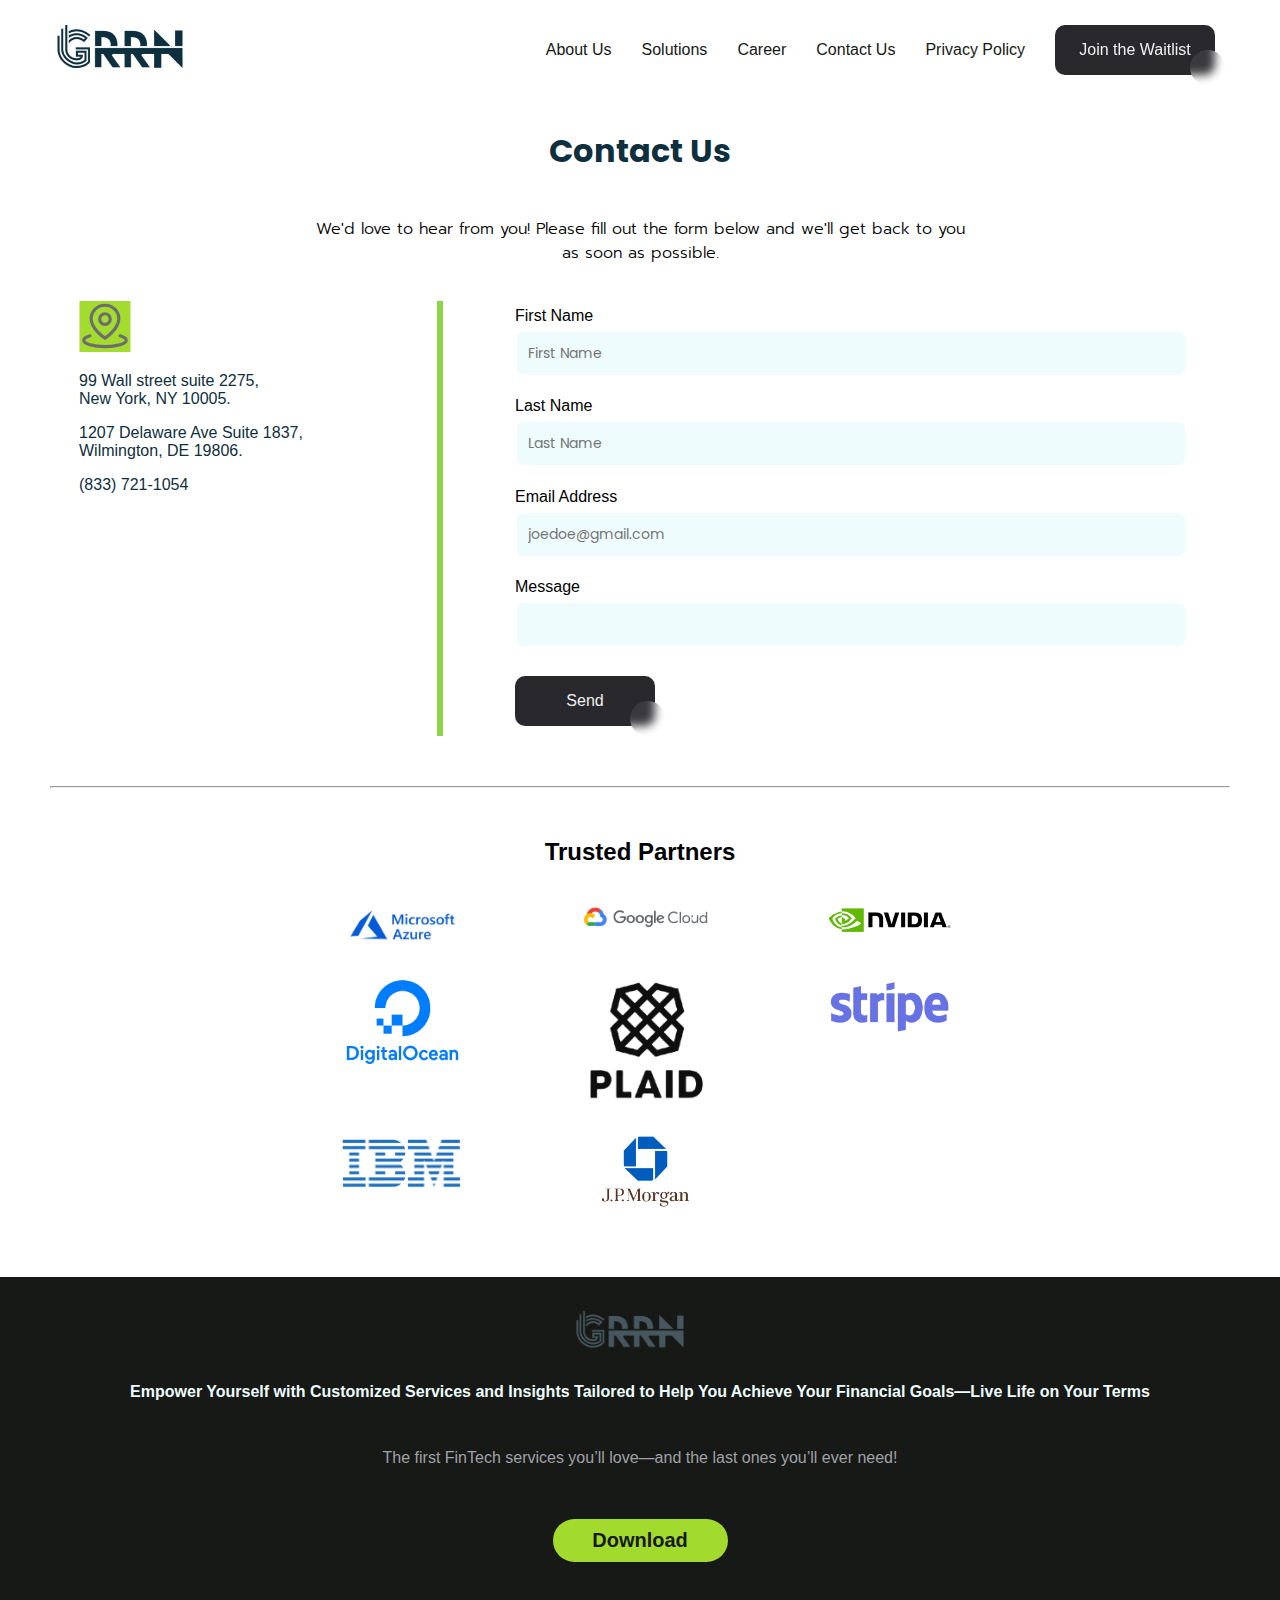
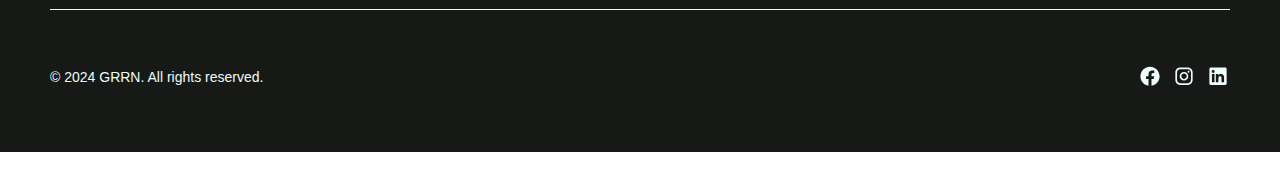
<file: contact.html>
<!DOCTYPE html>
<html lang="en">
<head>
    <meta charset="utf-8">
    <meta name="viewport" content="width=device-width, initial-scale=1.0">

    <link rel="stylesheet" href="assets/css/style.css">
    <link rel="stylesheet" href="assets/css/styleguide.css">
    <link rel="stylesheet" type="text/css", href="assets/css/custom.css"/>
    <link rel="preconnect" href="https://fonts.googleapis.com">
    <link rel="shortcut icon" href="assets/img/mask-group.png" type="image/x-icon">
    <link rel="preconnect" href="https://fonts.gstatic.com" crossorigin>
    <link href="https://fonts.googleapis.com/css2?family=Poppins:ital,wght@0,100;0,200;0,300;0,400;0,500;0,600;0,700;0,800;0,900;1,100;1,200;1,300;1,400;1,500;1,600;1,700;1,800;1,900&family=Prompt:ital,wght@0,200;0,300;0,500;0,600;0,700;0,800;1,300;1,500&display=swap" rel="stylesheet">
    <title>Contact Us</title>
</head>
    <body class="landing-page">
        <!-- HEADER -->
        <div class="container">
            <header class="navbar">
                <a href="index.html"><img class="mask-group" src="assets/img/mask-group.png" alt="Logo"></a>
                <div class="menu-toggle" id="menu-toggle">
                    <div class="bar"></div>
                    <div class="bar"></div>
                    <div class="bar"></div>
                </div>
                <nav class="navbar-2" id="navbar-2">
                    <a href="about.html">About Us</a>
                    <a href="solutions.html">Solutions</a>
                    <a href="career.html">Career</a>
                    <a href="contact.html">Contact Us</a>
                    <a href="privacy.html">Privacy Policy</a>
                    <div class="sign-up-wrapper">
                        <a href="whitelist.html"><button class="button-86">Join the Waitlist</button></a>
                        <!-- <div class="overlap-group"> -->
                                <!-- <div class="sign-up">Join the Waitlist</div> -->
                            <!-- </div> -->
                        <!-- </button> -->
                    </div>
                </nav>
            </header>
        </div>
        <!-- CONTACT MAIN -->
        <main class="container">
            <section class="contact-title">
                <h2 class="">Contact Us</h2>
                <p>
                    We'd love to hear from you! Please fill out the form below and we'll get back to you as soon as possible.
                </p>
            </section>
            <section class="contact-form">
                <div class="contact-location">
                    <div class="contact-location-wrapper">
                        <div class="img-holder">
                            <img src="assets/img/location-icon.svg"/>
                        </div>
                        <p>
                            99 Wall street suite 2275,<br>
                            New York, NY 10005.
                            <!--99 Walll  street suite 2775
                            New York, NY 10005 -->
                        </p>
                        <p>
                            1207 Delaware Ave Suite 1837,
                            Wilmington, DE 19806. 
                            <!--99 Walll  street suite 2775 
                            New York, NY 10005 -->
                        </p>
                        <tel>(833) 721-1054</tel>
                    </div>
                </div>
                <div class="vl"></div>
                <div class="contact-input">
                    <div class="contact-form-wrapper">
                        <form action="https://formspree.io/f/mnnnapgz" data="" method="post">
                            
                            <fieldset>
                                <label>First Name</label>
                                <input type="text" id="first-name" name="first-name" placeholder="First Name"/>
                            </fieldset>
                            <fieldset>
                                <label>Last Name</label>
                                <input type="text" id="last-name" name="last-name" placeholder="Last Name"/>
                            </fieldset>
                            <fieldset>
                                <label>Email Address</label>
                                <input type="email" id="email" name="email" placeholder="joedoe@gmail.com"/>
                            </fieldset>
                            <fieldset>
                                <label>Message</label>
                                <input type="text" id="message" name="message" placeholder=""/>
                            </fieldset>
                            <fieldset >
                                <button class="button-86" type="submit">Send</button>
                            </fieldset>
                        </form>
                    </div>
                </div>
            </section>
            <hr style="margin: 50px 0px;">
            <div class="trusted-partners">
                <h2>Trusted Partners</h2>
                <div class="grid-container">
                    <img src="assets/img/microsoft-azure.png" alt="microsoft-azure">
                    <img src="assets/img/Google-Cloud.png" alt="Google-Cloud">
                    <img src="assets/img/Nvidia.png" alt="Nvidia">
                    <img src="assets/img/digitalocean.png" alt="digitalocean">
                    <img src="assets/img/plaid.png" alt="plaid">
                    <img src="assets/img/stripe.png" alt="stripe">
                    <img src="assets/img/IBM.png" alt="IBM">
                    <img src="assets/img/jp-morgan.png" alt="jpmorgan">
                  </div>
            </div>
        </main>
        <!-- FOOTER -->
        <footer class="credits">
            <div class="frame-footer">
                <div class="content">
                    <img class="mask-group" src="assets/img/mask-group.png" alt="Mask Group" />
                    <div class="links">
                        <p class="link">
                            Empower Yourself with Customized Services and Insights Tailored to Help You Achieve Your
                            Financial Goals—Live Life on Your Terms
                        </p>
                        <p class="text-wrapper">The first FinTech services you’ll love—and the last ones you’ll ever
                            need!</p>
                        <button class="button">
                            <div class="overlap-group">
                                <div class="contact-us"><a style="text-decoration: none;" href="whitelist.html">Download</a></div>
                            </div>
                        </button>
                    </div>
                    
                    <div class="container">
                        <div class="divider"></div>
                    </div>
                    <div class="container">
                        <div class="row">
                            <p class="text">© 2024 GRRN. All rights reserved.</p>
                            <div class="social-links">
                                <a href="https://www.x.com/grrn_io"><img class="img" src="assets/img/facebook.svg" alt="Facebook"></a>
                                <a href="https://www. Instagram.com/grrn.io"><img class="img" src="assets/img/Instagram.svg" alt="Instagram"></a>
                                <a href="https;//www.linkedin.com/company/grrn"><img class="img" src="assets/img/linkedin.svg" alt="LinkedIn"></a>
                            </div>
                        </div>
                    </div>
                </div>
            </div>
        </footer>
    </body>
    <script src="assets/js/script.js"></script>
</html>
</file>
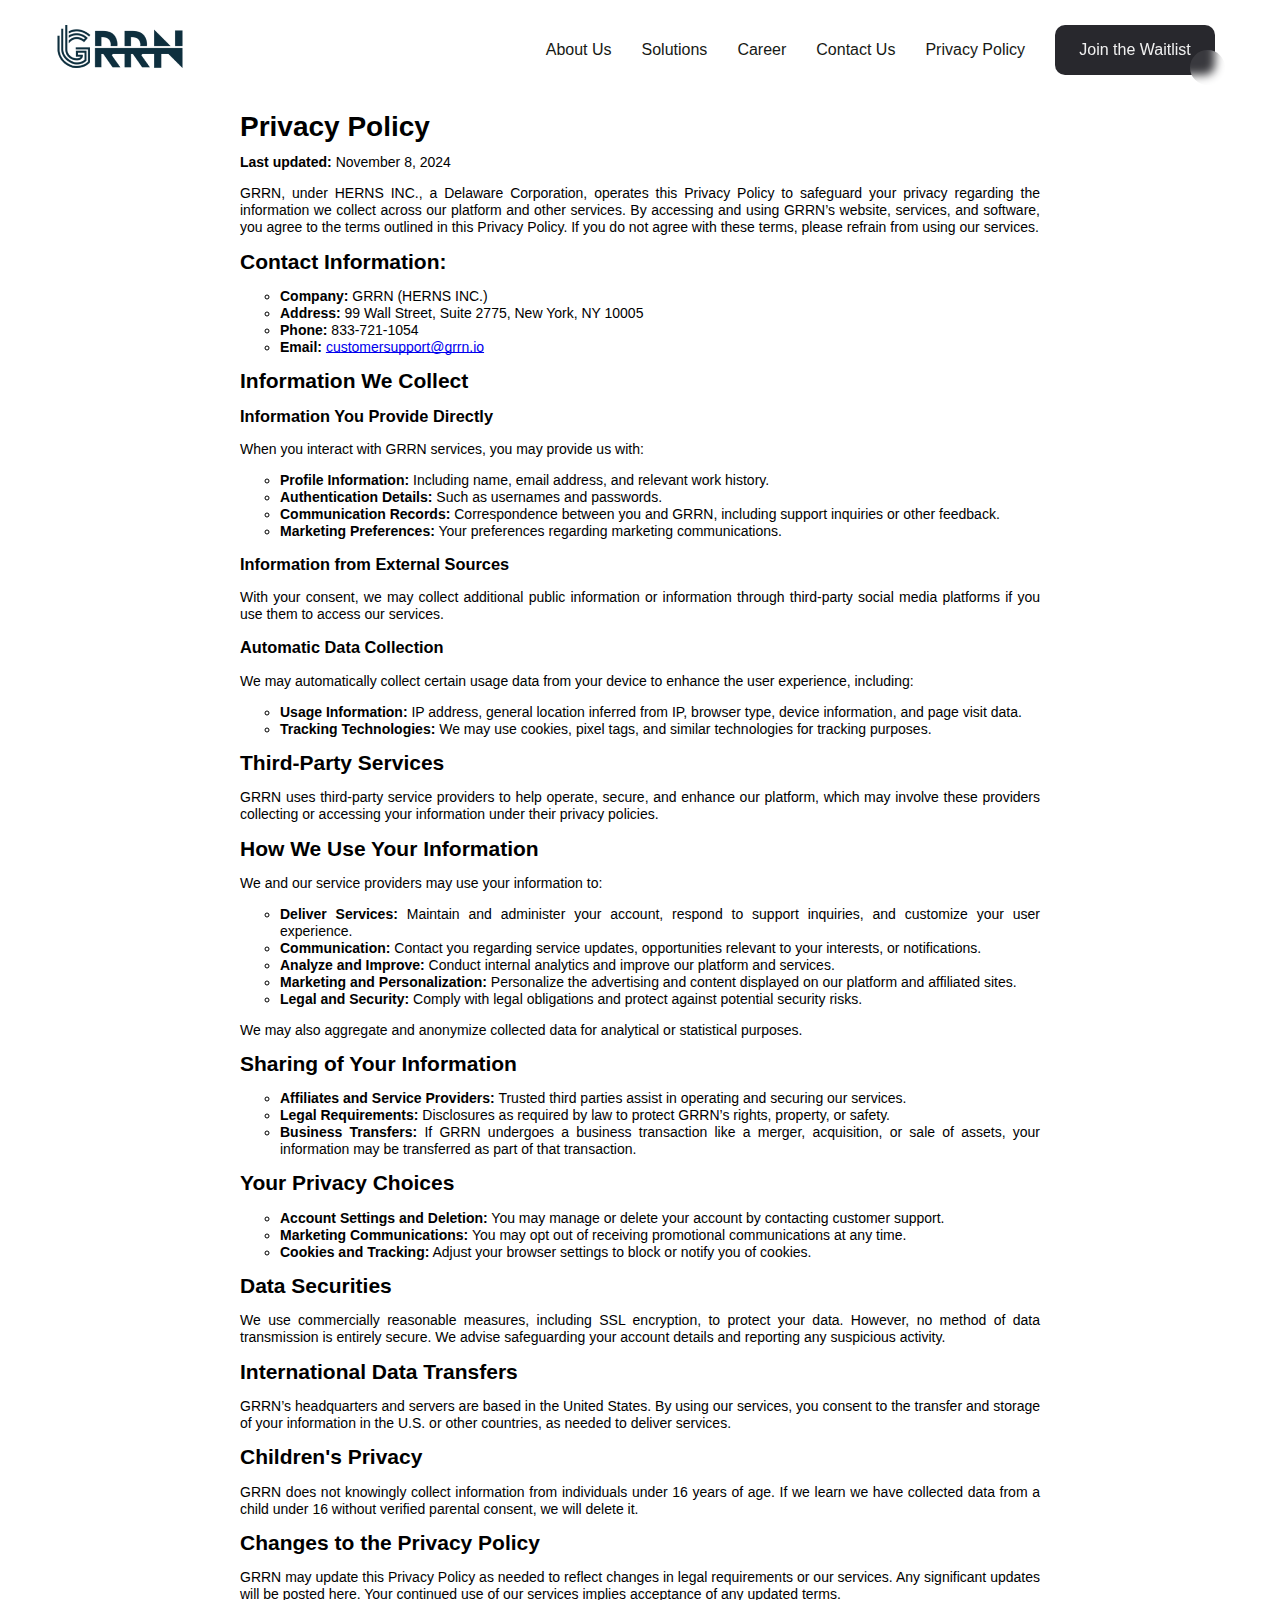
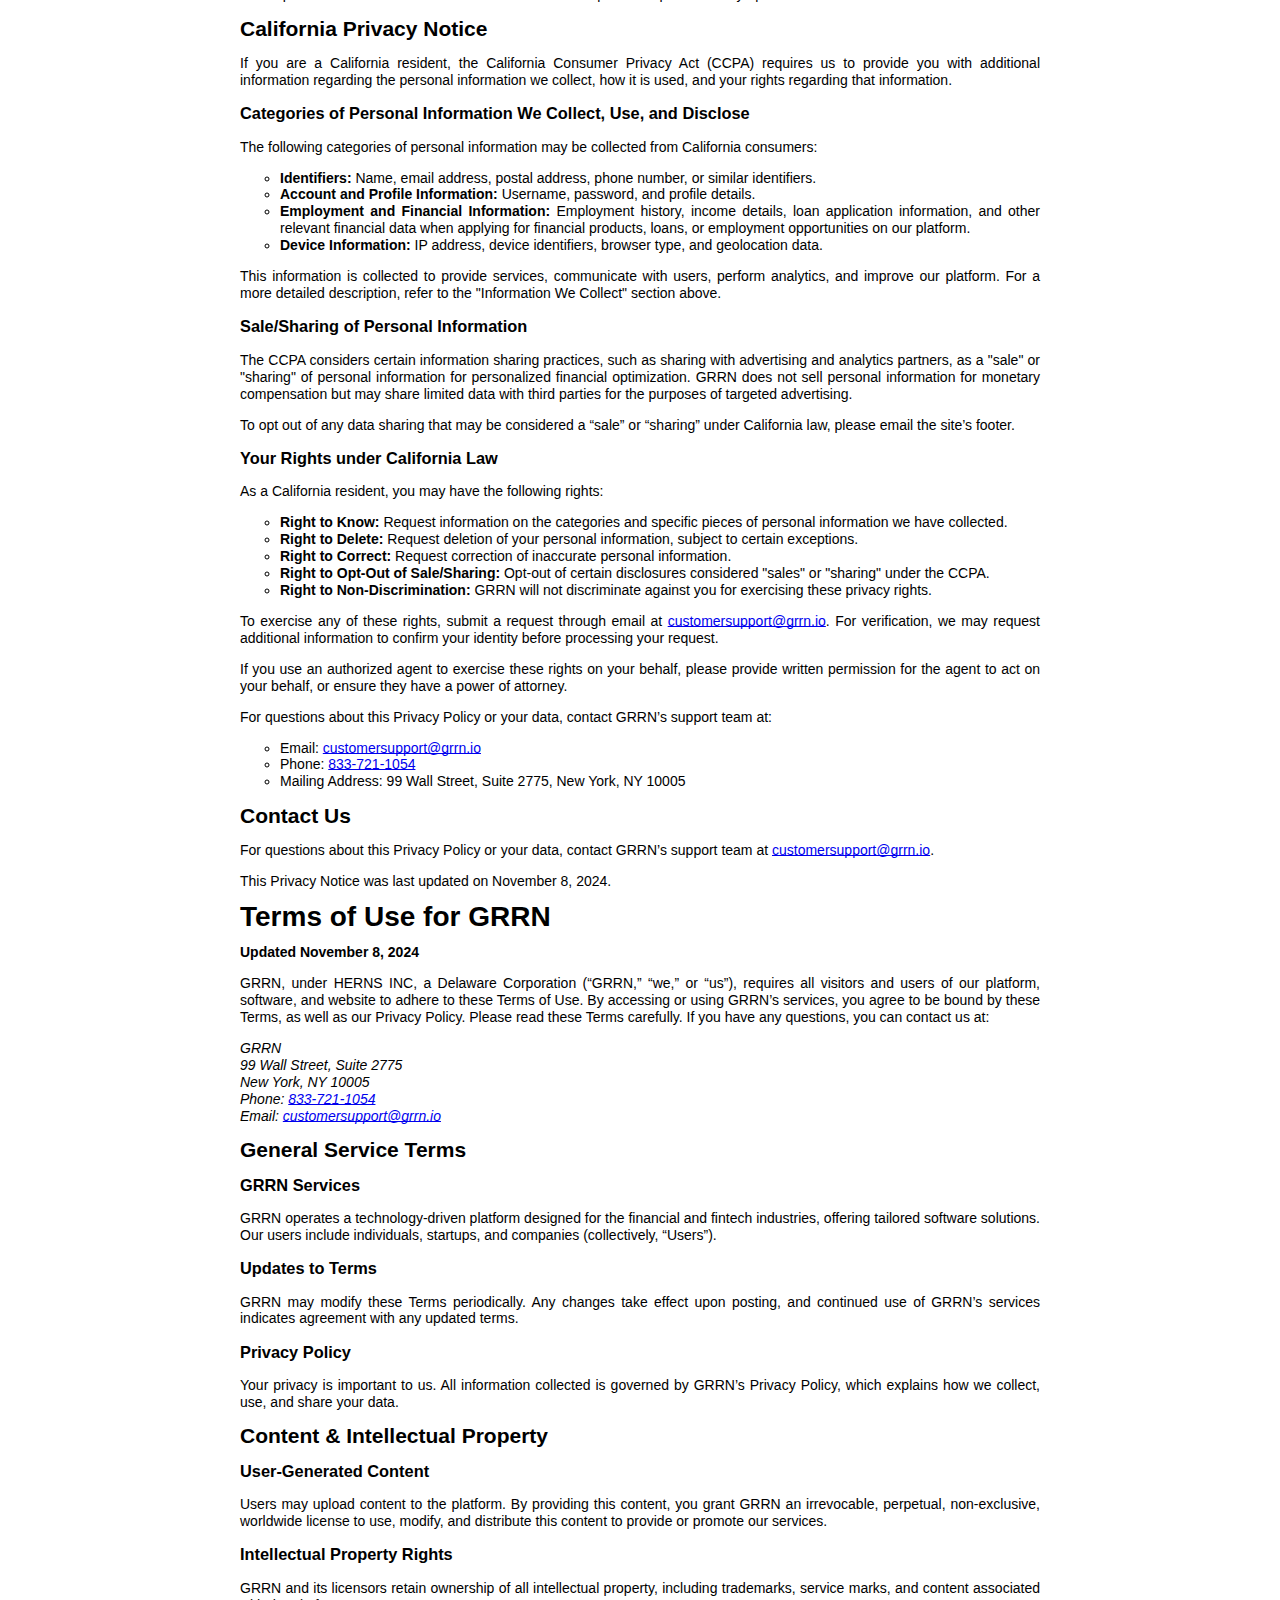
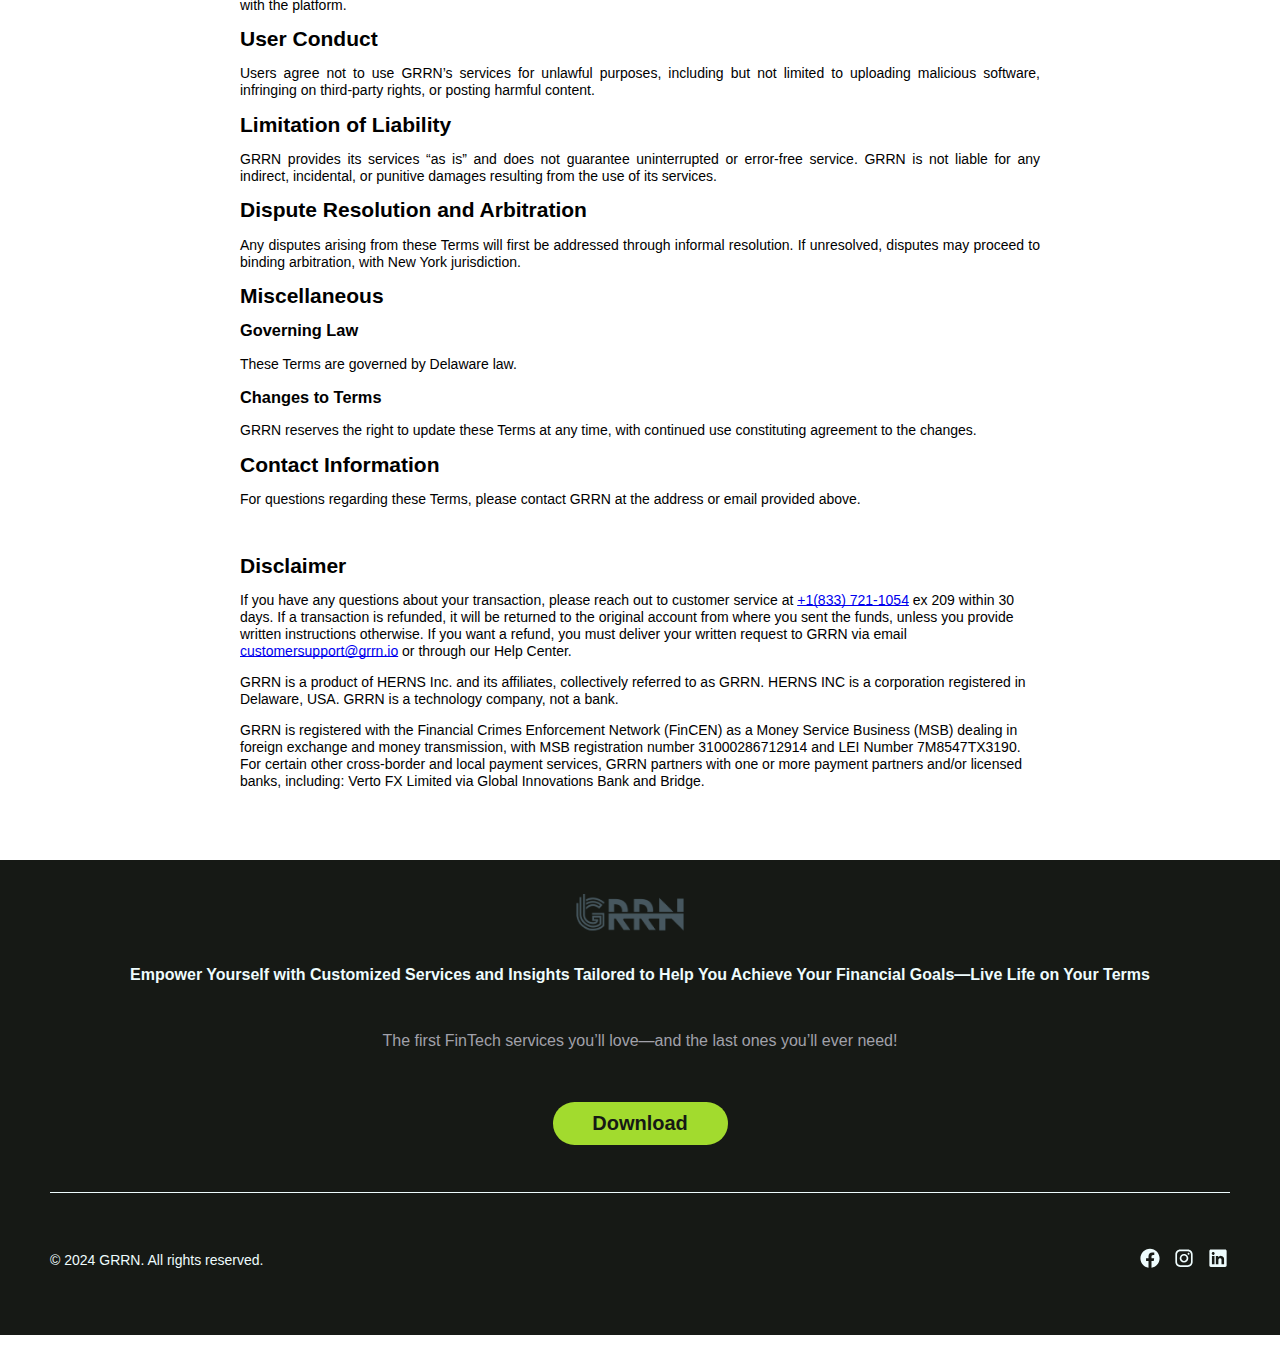
<file: privacy.html>
<!DOCTYPE html>
<html lang="en">
<head>
    <meta charset="utf-8">
    <meta name="viewport" content="width=device-width, initial-scale=1.0">

    <link rel="stylesheet" href="assets/css/style.css">
    <link rel="stylesheet" href="assets/css/styleguide.css">
    <link rel="stylesheet" type="text/css", href="assets/css/custom.css"/>
    <link rel="preconnect" href="https://fonts.googleapis.com">
    <link rel="shortcut icon" href="assets/img/mask-group.png" type="image/x-icon">
    <link rel="preconnect" href="https://fonts.gstatic.com" crossorigin>
    <link href="https://fonts.googleapis.com/css2?family=Poppins:ital,wght@0,100;0,200;0,300;0,400;0,500;0,600;0,700;0,800;0,900;1,100;1,200;1,300;1,400;1,500;1,600;1,700;1,800;1,900&family=Prompt:ital,wght@0,200;0,300;0,500;0,600;0,700;0,800;1,300;1,500&display=swap" rel="stylesheet">

    <title>Privacy</title>
</head>
    <body class="landing-page">
        <!-- HEADER -->
        <div class="container">
            <header class="navbar">
                <a href="index.html"><img class="mask-group" src="assets/img/mask-group.png" alt="Logo"></a>
                <div class="menu-toggle" id="menu-toggle">
                    <div class="bar"></div>
                    <div class="bar"></div>
                    <div class="bar"></div>
                </div>
                <nav class="navbar-2" id="navbar-2">
                    <a href="about.html">About Us</a>
                    <a href="solutions.html">Solutions</a>
                    <a href="career.html">Career</a>
                    <a href="contact.html">Contact Us</a>
                    <a href="contact.html">Privacy Policy</a>
                    <div class="sign-up-wrapper">
                        <a href="whitelist.html"><button class="button-86" >Join the Waitlist</button></a>
                        <!-- <div class="overlap-group"> -->
                                <!-- <div class="sign-up">Join the Waitlist</div> -->
                            <!-- </div> -->
                        <!-- </button> -->
                    </div>
                </nav>
            </header>
        </div>
        <!-- CONTACT MAIN -->
        <main class="container">
            <!-- ADD PAGE CONTENT HERE -->
             <div class="privacy">
                <h1>Privacy Policy</h1>
                <p><strong>Last updated:</strong> November 8, 2024</p>
                <p>GRRN, under HERNS INC., a Delaware Corporation, operates this Privacy Policy to safeguard your privacy regarding the information we collect across our platform and other services. By accessing and using GRRN’s website, services, and software, you agree to the terms outlined in this Privacy Policy. If you do not agree with these terms, please refrain from using our services.</p>

                <h2>Contact Information:</h2>
                <ul>
                    <li><strong>Company:</strong> GRRN (HERNS INC.)</li>
                    <li><strong>Address:</strong> 99 Wall Street, Suite 2775, New York, NY 10005</li>
                    <li><strong>Phone:</strong> 833-721-1054</li>
                    <li><strong>Email:</strong> <a href="mailto:customersupport@grrn.io">customersupport@grrn.io</a></li>
                </ul>

                <h2>Information We Collect</h2>

                <h3>Information You Provide Directly</h3>
                <p>When you interact with GRRN services, you may provide us with:</p>
                <ul>
                    <li><strong>Profile Information:</strong> Including name, email address, and relevant work history.</li>
                    <li><strong>Authentication Details:</strong> Such as usernames and passwords.</li>
                    <li><strong>Communication Records:</strong> Correspondence between you and GRRN, including support inquiries or other feedback.</li>
                    <li><strong>Marketing Preferences:</strong> Your preferences regarding marketing communications.</li>
                </ul>

                <h3>Information from External Sources</h3>
                <p>With your consent, we may collect additional public information or information through third-party social media platforms if you use them to access our services.</p>

                <h3>Automatic Data Collection</h3>
                <p>We may automatically collect certain usage data from your device to enhance the user experience, including:</p>
                <ul>
                    <li><strong>Usage Information:</strong> IP address, general location inferred from IP, browser type, device information, and page visit data.</li>
                    <li><strong>Tracking Technologies:</strong> We may use cookies, pixel tags, and similar technologies for tracking purposes.</li>
                </ul>

                <h2>Third-Party Services</h2>
                <p>GRRN uses third-party service providers to help operate, secure, and enhance our platform, which may involve these providers collecting or accessing your information under their privacy policies.</p>

                <h2>How We Use Your Information</h2>
                <p>We and our service providers may use your information to:</p>
                <ul>
                    <li><strong>Deliver Services:</strong> Maintain and administer your account, respond to support inquiries, and customize your user experience.</li>
                    <li><strong>Communication:</strong> Contact you regarding service updates, opportunities relevant to your interests, or notifications.</li>
                    <li><strong>Analyze and Improve:</strong> Conduct internal analytics and improve our platform and services.</li>
                    <li><strong>Marketing and Personalization:</strong> Personalize the advertising and content displayed on our platform and affiliated sites.</li>
                    <li><strong>Legal and Security:</strong> Comply with legal obligations and protect against potential security risks.</li>
                </ul>
                <p>We may also aggregate and anonymize collected data for analytical or statistical purposes.</p>

                <h2>Sharing of Your Information</h2>
                <ul>
                    <li><strong>Affiliates and Service Providers:</strong> Trusted third parties assist in operating and securing our services.</li>
                    <li><strong>Legal Requirements:</strong> Disclosures as required by law to protect GRRN’s rights, property, or safety.</li>
                    <li><strong>Business Transfers:</strong> If GRRN undergoes a business transaction like a merger, acquisition, or sale of assets, your information may be transferred as part of that transaction.</li>
                </ul>

                <h2>Your Privacy Choices</h2>
                <ul>
                    <li><strong>Account Settings and Deletion:</strong> You may manage or delete your account by contacting customer support.</li>
                    <li><strong>Marketing Communications:</strong> You may opt out of receiving promotional communications at any time.</li>
                    <li><strong>Cookies and Tracking:</strong> Adjust your browser settings to block or notify you of cookies.</li>
                </ul>

                <h2>Data Securities</h2>
                <p>We use commercially reasonable measures, including SSL encryption, to protect your data. However, no method of data transmission is entirely secure. We advise safeguarding your account details and reporting any suspicious activity.</p>

                <h2>International Data Transfers</h2>
                <p>GRRN’s headquarters and servers are based in the United States. By using our services, you consent to the transfer and storage of your information in the U.S. or other countries, as needed to deliver services.</p>

                <h2>Children's Privacy</h2>
                <p>GRRN does not knowingly collect information from individuals under 16 years of age. If we learn we have collected data from a child under 16 without verified parental consent, we will delete it.</p>

                <h2>Changes to the Privacy Policy</h2>
                <p>GRRN may update this Privacy Policy as needed to reflect changes in legal requirements or our services. Any significant updates will be posted here. Your continued use of our services implies acceptance of any updated terms.</p>

                <h2>California Privacy Notice</h2>
                <p>If you are a California resident, the California Consumer Privacy Act (CCPA) requires us to provide you with additional information regarding the personal information we collect, how it is used, and your rights regarding that information.</p>

                <h3>Categories of Personal Information We Collect, Use, and Disclose</h3>
                <p>The following categories of personal information may be collected from California consumers:</p>
                <ul>
                    <li><strong>Identifiers:</strong> Name, email address, postal address, phone number, or similar identifiers.</li>
                    <li><strong>Account and Profile Information:</strong> Username, password, and profile details.</li>
                    <li><strong>Employment and Financial Information:</strong> Employment history, income details, loan application information, and other relevant financial data when applying for financial products, loans, or employment opportunities on our platform.</li>
                    <li><strong>Device Information:</strong> IP address, device identifiers, browser type, and geolocation data.</li>
                </ul>
                <p>This information is collected to provide services, communicate with users, perform analytics, and improve our platform. For a more detailed description, refer to the "Information We Collect" section above.</p>

                <h3>Sale/Sharing of Personal Information</h3>
                <p>The CCPA considers certain information sharing practices, such as sharing with advertising and analytics partners, as a "sale" or "sharing" of personal information for personalized financial optimization. GRRN does not sell personal information for monetary compensation but may share limited data with third parties for the purposes of targeted advertising.</p>
                <p>To opt out of any data sharing that may be considered a “sale” or “sharing” under California law, please email the site’s footer.</p>

                <h3>Your Rights under California Law</h3>
                <p>As a California resident, you may have the following rights:</p>
                <ul>
                    <li><strong>Right to Know:</strong> Request information on the categories and specific pieces of personal information we have collected.</li>
                    <li><strong>Right to Delete:</strong> Request deletion of your personal information, subject to certain exceptions.</li>
                    <li><strong>Right to Correct:</strong> Request correction of inaccurate personal information.</li>
                    <li><strong>Right to Opt-Out of Sale/Sharing:</strong> Opt-out of certain disclosures considered "sales" or "sharing" under the CCPA.</li>
                    <li><strong>Right to Non-Discrimination:</strong> GRRN will not discriminate against you for exercising these privacy rights.</li>
                </ul>
                <p>To exercise any of these rights, submit a request through email at <a href="mailto:customersupport@grrn.io">customersupport@grrn.io</a>. For verification, we may request additional information to confirm your identity before processing your request.</p>
                <p>If you use an authorized agent to exercise these rights on your behalf, please provide written permission for the agent to act on your behalf, or ensure they have a power of attorney.</p>

                <p>For questions about this Privacy Policy or your data, contact GRRN’s support team at:</p>
                <ul>
                    <li>Email: <a href="mailto:customersupport@grrn.io">customersupport@grrn.io</a></li>
                    <li>Phone: <a href="tel:8337211054">833-721-1054</a></li>
                    <li>Mailing Address: 99 Wall Street, Suite 2775, New York, NY 10005</li>
                </ul>
                <h2>Contact Us</h2>
                <p>For questions about this Privacy Policy or your data, contact GRRN’s support team at <a href="mailto:customersupport@grrn.io">customersupport@grrn.io</a>.</p>
                <p>This Privacy Notice was last updated on November 8, 2024.</p>
                
                <h1>Terms of Use for GRRN</h1>
                <p><strong>Updated November 8, 2024</strong></p>
                <p>GRRN, under HERNS INC, a Delaware Corporation (“GRRN,” “we,” or “us”), requires all visitors and users of our platform, software, and website to adhere to these Terms of Use. By accessing or using GRRN’s services, you agree to be bound by these Terms, as well as our Privacy Policy. Please read these Terms carefully. If you have any questions, you can contact us at:</p>
                <address>
                    GRRN<br>
                    99 Wall Street, Suite 2775<br>
                    New York, NY 10005<br>
                    Phone: <a href="tel:8337211054">833-721-1054</a><br>
                    Email: <a href="mailto:customersupport@grrn.io">customersupport@grrn.io</a>
                </address>

                <h2>General Service Terms</h2>
                <h3>GRRN Services</h3>
                <p>GRRN operates a technology-driven platform designed for the financial and fintech industries, offering tailored software solutions. Our users include individuals, startups, and companies (collectively, “Users”).</p>

                <h3>Updates to Terms</h3>
                <p>GRRN may modify these Terms periodically. Any changes take effect upon posting, and continued use of GRRN’s services indicates agreement with any updated terms.</p>

                <h3>Privacy Policy</h3>
                <p>Your privacy is important to us. All information collected is governed by GRRN’s Privacy Policy, which explains how we collect, use, and share your data.</p>

                <h2>Content & Intellectual Property</h2>
                <h3>User-Generated Content</h3>
                <p>Users may upload content to the platform. By providing this content, you grant GRRN an irrevocable, perpetual, non-exclusive, worldwide license to use, modify, and distribute this content to provide or promote our services.</p>

                <h3>Intellectual Property Rights</h3>
                <p>GRRN and its licensors retain ownership of all intellectual property, including trademarks, service marks, and content associated with the platform.</p>

                <h2>User Conduct</h2>
                <p>Users agree not to use GRRN’s services for unlawful purposes, including but not limited to uploading malicious software, infringing on third-party rights, or posting harmful content.</p>

                <h2>Limitation of Liability</h2>
                <p>GRRN provides its services “as is” and does not guarantee uninterrupted or error-free service. GRRN is not liable for any indirect, incidental, or punitive damages resulting from the use of its services.</p>

                <h2>Dispute Resolution and Arbitration</h2>
                <p>Any disputes arising from these Terms will first be addressed through informal resolution. If unresolved, disputes may proceed to binding arbitration, with New York jurisdiction.</p>

                <h2>Miscellaneous</h2>
                <h3>Governing Law</h3>
                <p>These Terms are governed by Delaware law.</p>

                <h3>Changes to Terms</h3>
                <p>GRRN reserves the right to update these Terms at any time, with continued use constituting agreement to the changes.</p>

                <h2>Contact Information</h2>
                <p>For questions regarding these Terms, please contact GRRN at the address or email provided above.</p>
                <div class="disclaimer">
                    <h2 >Disclaimer</h2>
                    <p>If you have any questions about your transaction, please reach out to customer service at <a href="tel:+1(833) 721-1054" target="_blank">+1(833) 721-1054</a> ex 209 within 30 days. If a transaction is refunded, it will be returned to the original account from where you sent the funds, unless you provide written instructions otherwise. If you want a refund, you must deliver your written request to GRRN via email <a href="mailto:customersupport@grrn.io" target="_blank">customersupport@grrn.io</a> or through our Help Center.</p>
                    <p>GRRN is a product of HERNS Inc. and its affiliates, collectively referred to as GRRN. HERNS INC is a corporation registered in Delaware, USA. GRRN is a technology company, not a bank.</p>
                    <p>GRRN is registered with the Financial Crimes Enforcement Network (FinCEN) as a Money Service Business (MSB) dealing in foreign exchange and money transmission, with MSB registration number 31000286712914 and LEI Number 7M8547TX3190. For certain other cross-border and local payment services, GRRN partners with one or more payment partners and/or licensed banks, including: Verto FX Limited via Global Innovations Bank and Bridge.</p>
                </div>
             </div>
             
        </main>
        <!-- FOOTER -->
        <footer class="credits">
            <div class="frame-footer">
                <div class="content">
                    <img class="mask-group" src="assets/img/mask-group.png" alt="Mask Group" />
                    <div class="links">
                        <p class="link">
                            Empower Yourself with Customized Services and Insights Tailored to Help You Achieve Your
                            Financial Goals—Live Life on Your Terms
                        </p>
                        <p class="text-wrapper">The first FinTech services you’ll love—and the last ones you’ll ever
                            need!</p>
                        <button class="button">
                            <div class="overlap-group">
                                <div class="contact-us"><a style="text-decoration: none;" href="whitelist.html">Download</a></div>
                            </div>
                        </button>
                    </div>
                    
                    <div class="container">
                        <div class="divider"></div>
                    </div>
                    <div class="container">
                        <div class="row">
                            <p class="text">© 2024 GRRN. All rights reserved.</p>
                            <div class="social-links">
                                <a href="https://www.x.com/grrn_io"><img class="img" src="assets/img/facebook.svg" alt="Facebook"></a>
                                <a href="https://www. Instagram.com/grrn.io"><img class="img" src="assets/img/Instagram.svg" alt="Instagram"></a>
                                <a href="https;//www.linkedin.com/company/grrn"><img class="img" src="assets/img/linkedin.svg" alt="LinkedIn"></a>
                            </div>
                        </div>
                    </div>
                </div>
            </div>
        </footer>
    </body>
    <script src="assets/js/script.js"></script>
</html>
</file>
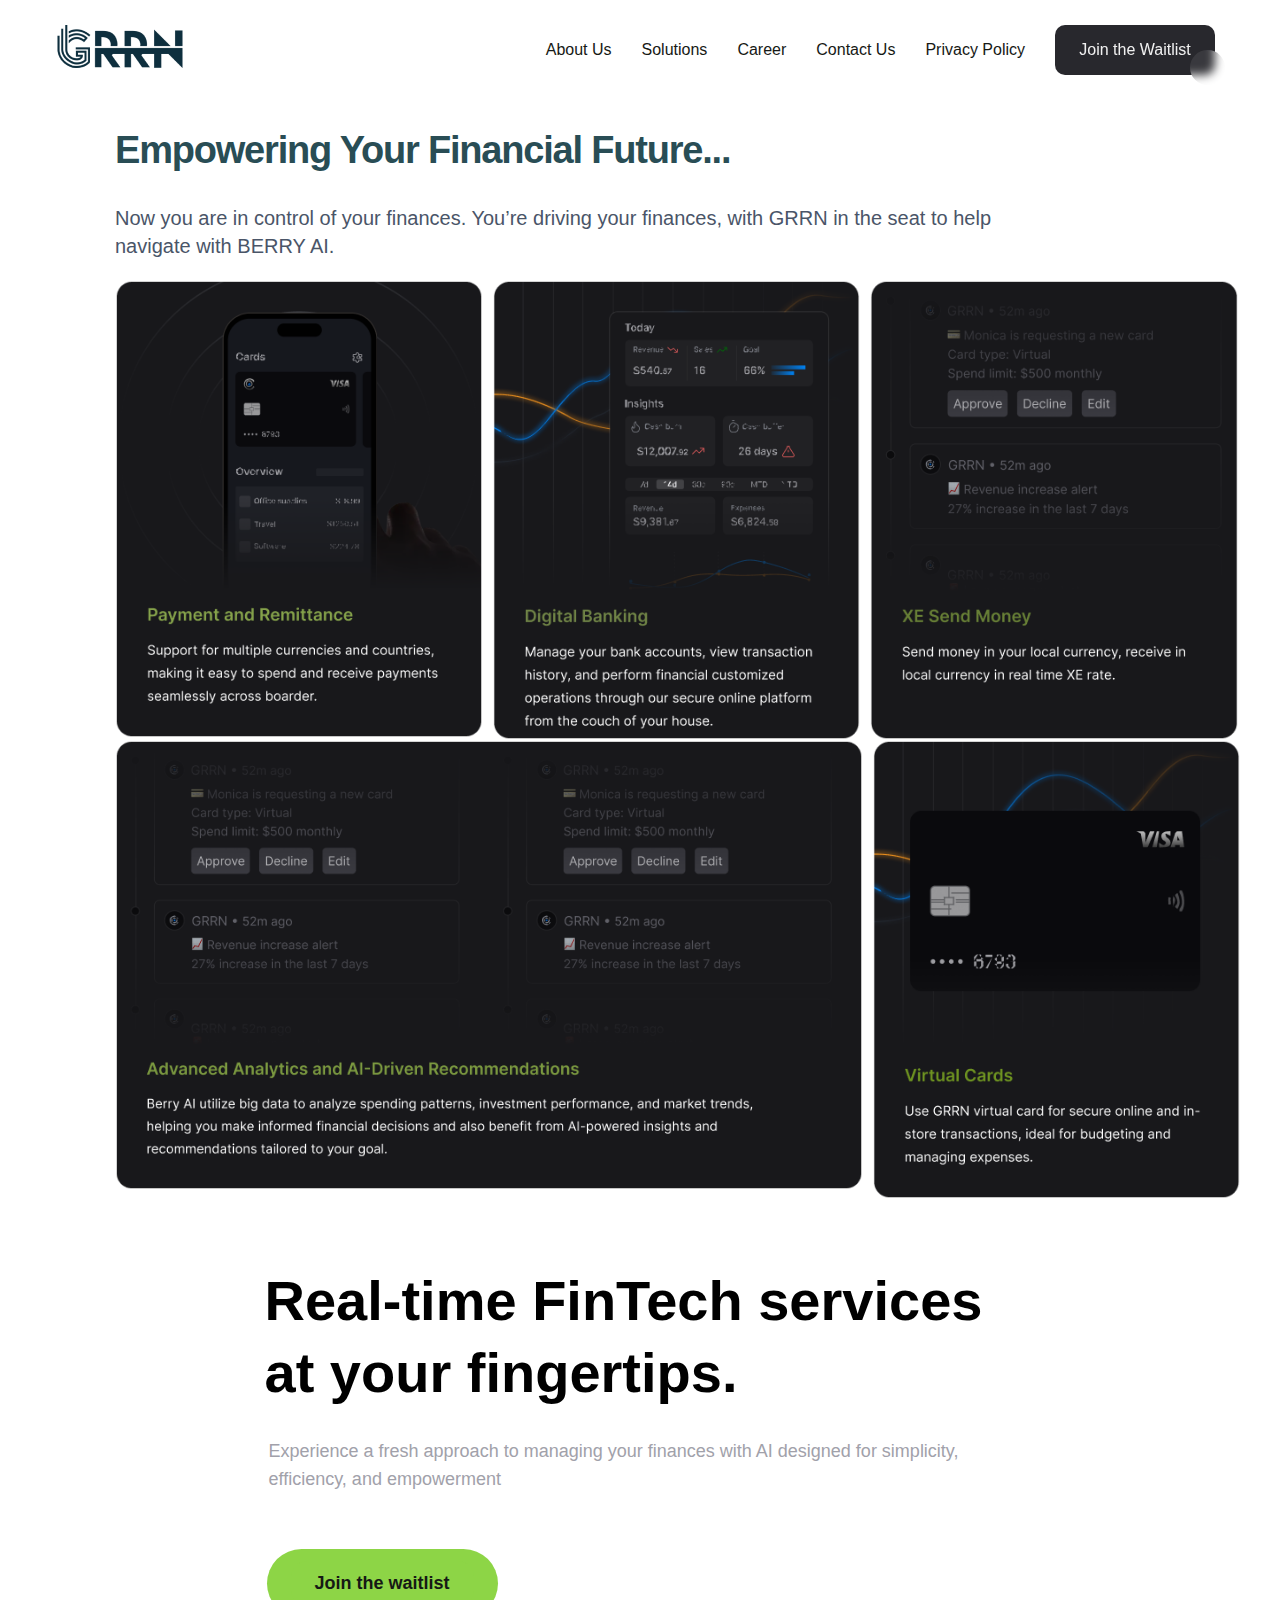
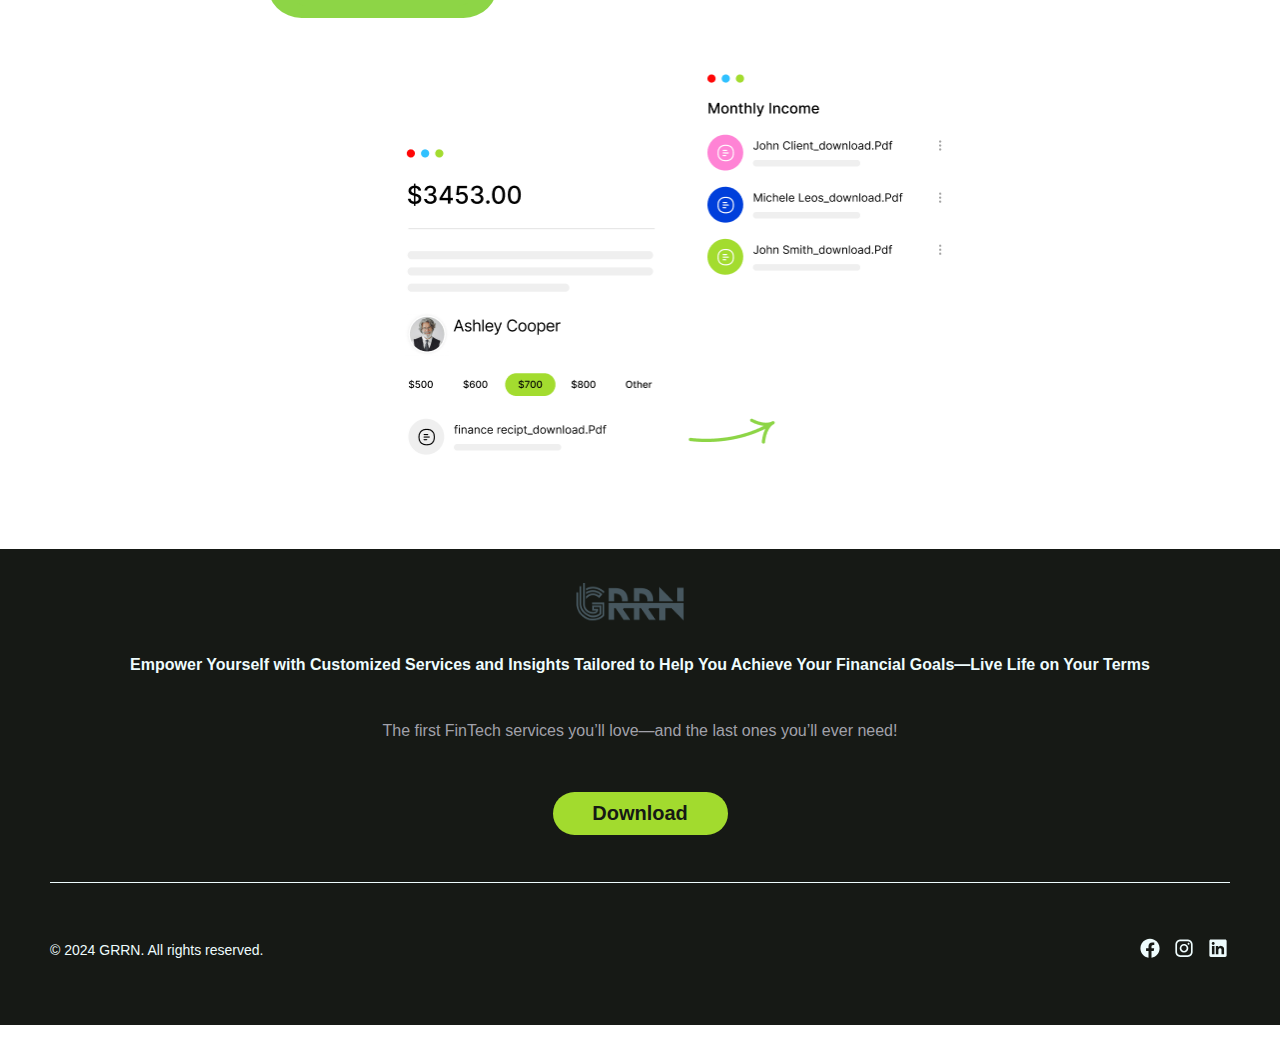
<file: solutions.html>
<!DOCTYPE html>
<html lang="en">

<head>
    <meta charset="utf-8">
    <meta name="viewport" content="width=device-width, initial-scale=1.0">
    <link rel="stylesheet" href="assets/css/style.css">
    <link rel="shortcut icon" href="assets/img/mask-group.png" type="image/x-icon">
    <link rel="stylesheet" href="assets/css/styleguide.css">
    <title>Solutions</title>
</head>
<div class="landing-page">
    <div class="container">
        <header class="navbar">
            <a href="index.html"><img class="mask-group" src="assets/img/mask-group.png" alt="Logo"></a>
            <div class="menu-toggle" id="menu-toggle">
                    <div class="bar"></div>
                    <div class="bar"></div>
                    <div class="bar"></div>
                </div>
                <nav class="navbar-2" id="navbar-2">
                    <a href="about.html">About Us</a>
                    <a href="solutions.html">Solutions</a>
                    <a href="career.html">Career</a>
                    <a href="contact.html">Contact Us</a>
                    <a href="privacy.html">Privacy Policy</a>
                    <div class="sign-up-wrapper">
                        <a href="whitelist.html"><button class="button-86" >Join the Waitlist</button></a>
                        <!-- <button class="signup-button">
                            <div class="overlap-group">
                                <a href="whitelist.html"><div class="sign-up">Join the Waitlist</div></a>
                            </div>
                        </button> -->
                    </div>
                </nav>
        </header>

        <body>
            <div class="solution-section">
                <div class="frame">
                    <div class="div">
                        <div class="text-wrapper">Empowering Your Financial Future...</div>
                        <p class="p">
                            Now you are in control of your finances. You’re driving your finances, with GRRN in the seat
                            to help navigate with BERRY AI.
                        </p>
                    </div>
                    <div class="div-2">
                        <div class="div-order">
                            <img class="img" src="assets/img/order-4.png" alt="💳 Payment and Remittance" 
                                 data-modal-text="Effortlessly send, pay, and accept transactions with low fees for domestic and cross-border payments in multiple currencies. GRRN simplifies financial interactions, ensuring secure and affordable transactions globally." />
                    
                            <img class="img" src="assets/img/order-5.png" alt="🏦 Digital Banking" 
                                 data-modal-text="Empowering underserved communities with inclusive financial access. Enjoy low charges for premium features like account management and SME lending, bridging the gap between traditional and emerging markets." />
                    
                            <img class="img" src="assets/img/order-3.png" alt="🌍 XE Send Money" 
                                 data-modal-text="Expand your global reach with seamless cross-border payments in multiple currencies. GRRN ensures fast, secure, and efficient transactions, connecting you to the world with ease." />
                        </div>
                        <div class="div-order-2">
                            <img class="img" src="assets/img/order-2.png" alt="🤖 GRRN AI" 
                                 data-modal-text="Cancel forgotten subscriptions effortlessly! GRRN AI identifies and reports recurring payments, allowing quick cancellations. Gain actionable insights into your spending patterns and receive personalized financial advice with our intelligent technology." />
                    
                            <img class="img" src="assets/img/order-1.png" alt="💳 Virtual Cards" 
                                 data-modal-text="Secure your transactions with GRRN’s digital cards. Benefit from affordable services, frequent tokenization for enhanced protection, and reduced remittance costs. Stay safe from fraudulent payments with every transaction." />
                        </div>
                    </div>
                    
                    <!-- Modal Structure -->
                    <div id="modal" class="modal">
                        <div class="modal-content">
                            <span class="close">&times;</span>
                            <p id="modal-text"></p>
                        </div>
                    </div>
                </div>
            </div>
        </div>
        
        <div class="body-b">
            <div class="left-side">
                <p class="real-time-fintech">Real-time FinTech services<br />at your fingertips.</p>
                <p class="text-wrapper">
                    Experience a fresh approach to managing your finances with AI designed for simplicity, efficiency, and
                    empowerment
                </p>
                <div class="frame">
                    <div class="sign-up"><a style="text-decoration: none;" href="whitelist.html">Join the waitlist</a></div>
                </div>
            </div>
            <img class="image" src="assets/img/ajanlekoko.png" />
        </div>
    </body>
    <script src="assets/js/script.js"></script>
</div>
<footer class="credits">
    <div class="frame-footer">
        <div class="content">
            <img class="mask-group" src="assets/img/mask-group.png" alt="Mask Group" />
            <div class="links">
                <p class="link">
                    Empower Yourself with Customized Services and Insights Tailored to Help You Achieve Your
                    Financial Goals—Live Life on Your Terms
                </p>
                <p class="text-wrapper">The first FinTech services you’ll love—and the last ones you’ll ever
                    need!</p>
                <button class="button">
                    <div class="overlap-group">
                        <div class="contact-us"><a style="text-decoration: none;" href="whitelist.html">Download</a></div>
                    </div>
                </button>
            </div>
            
            <div class="container">
                <div class="divider"></div>
            </div>
            <div class="container">
                <div class="row">
                    <p class="text">© 2024 GRRN. All rights reserved.</p>
                    <div class="social-links">
                        <a href="https://www.x.com/grrn_io"><img class="img" src="assets/img/facebook.svg" alt="Facebook"></a>
                        <a href="https://www. Instagram.com/grrn.io"><img class="img" src="assets/img/Instagram.svg" alt="Instagram"></a>
                        <a href="https;//www.linkedin.com/company/grrn"><img class="img" src="assets/img/linkedin.svg" alt="LinkedIn"></a>
                    </div>
                </div>
            </div>
        </div>
    </div>
</footer>
</div>

</html>
</file>
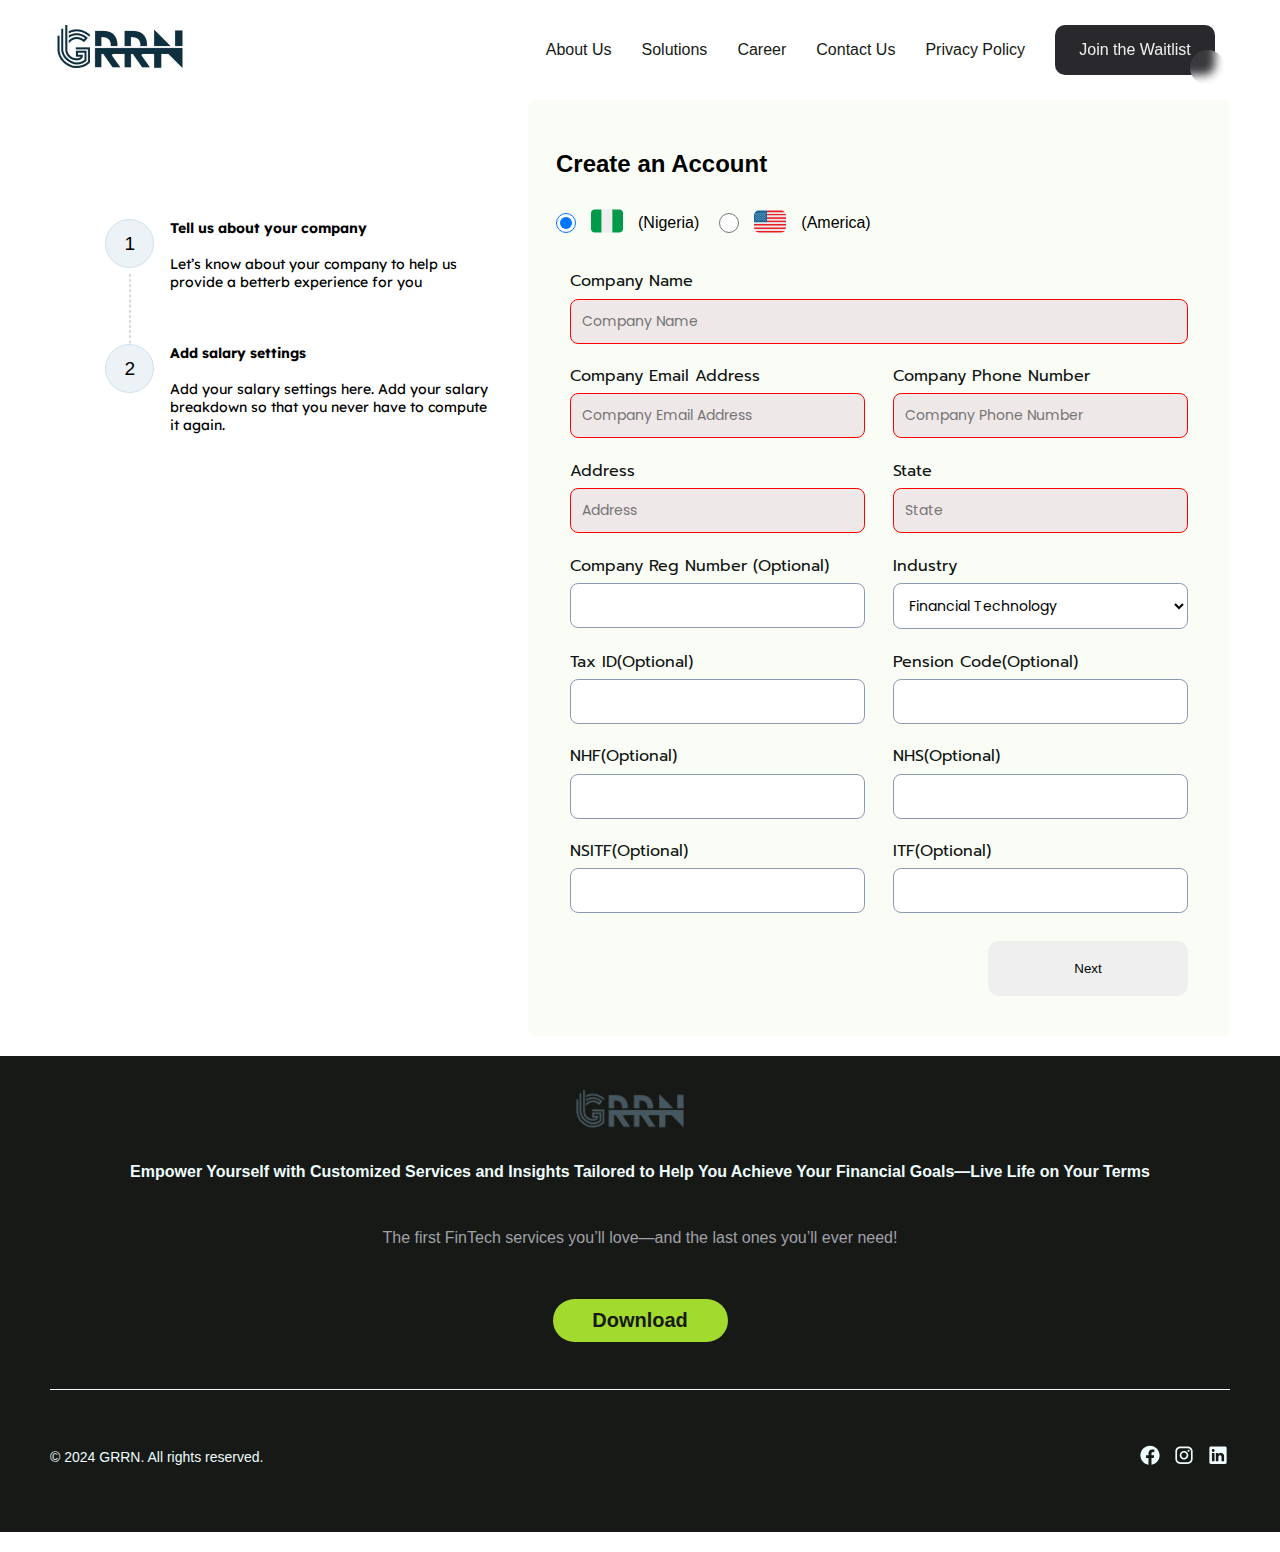
<file: whitelist.html>
<!DOCTYPE html>
<html lang="en">
    <head>
        <meta charset="utf-8">
        <meta name="viewport" content="width=device-width, initial-scale=1.0">
        <link rel="stylesheet" href="assets/css/style.css">
        <link rel="stylesheet" href="assets/css/styleguide.css">
        <link rel="stylesheet" type="text/css" href="assets/css/custom.css"/>
        <title>Join Whitelist</title>
        <script src="https://smtpjs.com/v3/smtp.js"></script>
    </head>
    <body class="landing-page">

        <!-- HEADER -->
        
        <div class="container">
            <header class="navbar">
                <a href="index.html"><img class="mask-group" src="assets/img/mask-group.png" alt="Logo"></a>
                <div class="menu-toggle" id="menu-toggle">
                    <div class="bar"></div>
                    <div class="bar"></div>
                    <div class="bar"></div>
                </div>
                <nav class="navbar-2" id="navbar-2">
                    <a href="about.html">About Us</a>
                    <a href="solutions.html">Solutions</a>
                    <a href="career.html">Career</a>
                    <a href="contact.html">Contact Us</a>
                    <a href="privacy.html">Privacy Policy</a>
                    <div class="sign-up-wrapper">
                        <a href="whitelist.html"><button class="button-86" >Join the Waitlist</button></a>
                        <!-- <button class="signup-button">
                            <div class="overlap-group">
                                <div class="sign-up">Join the Waitlist</div>
                            </div>
                        </button> -->
                    </div>
                </nav>
            </header>
        </div>

        <!-- WHITELIST FORM MAIN -->
        <main class="container">
            <div class="whitelist-grid">
                <!-- SIDE BAR  -->
                <side class="whitelist-sidebar">
                    <!-- SIDEBAR ITEMS -->
                    <div class="whitelist-item-container">
                        <div class="bar-holder sideBarItem" id="sideBarDashedLine">
                            <div class="bar"></div>
                        </div>
                        <ul class="whitelist-item">
                            <li id="whitelist-item-1">
                                <div class="whitelist-numbering">
                                    <div class="number" id="1">
                                        <p id="number1">1</p>
                                    </div>
                                </div>
                                <div class="whitelist-text">
                                    <h4>Tell us about your company</h4>
                                    <p>Let’s know about your company to help us provide a betterb experience for you</p>
                                </div>
                            </li>
                            <li id="whitelist-item-2" class="sideBarItem">
                                <div class="whitelist-numbering">
                                    <div class="number" id="2">
                                        <p id="number2">2</p>
                                    </div>
                                </div>
                                <div class="whitelist-text">
                                    <h4>Add salary settings</h4>
                                    <p>Add your salary settings here. Add your salary breakdown so that you never have to compute it again.</p>
                                </div>
                            </li>
                        </ul>
                    </div>
                </side>

                <!-- MAIN -->
                <section class="whitelist-main">
                    <!-- FORM 1 -->
                     <form  name="userForm" class="whitelist-form" enctype="text/plain">
                        <div class="whitelist-form-wrapper" id="whitelist-form-1" action="sendEmail()">
                            <div class="Whitelist-title">
                                <h2>Create an Account</h2>
                            </div>
                            <!-- RADIO SELECTION -->
                           
                            <ul class="whitelist-selection">
                                <li class="whitelist-radio" id="nigeria">
                                    <input checked name="country" type="radio" id="nigeria-radio" class="radio" value="nigeria"/>
                                    <div class="flag-holder">
                                        <img src="assets/img/nigeria-flag.svg" alt="Nigeria flag"/>
                                    </div>
                                    <p>(Nigeria)</p>
                                </li>
                                <li class="whitelist-radio" id="america">
                                    <input name="country" type="radio" id="america-radio" value="america"/>
                                    <div class="flag-holder">
                                        <img src="assets/img/us-flag.svg" alt="USA flag"/>
                                    </div>
                                    <p>(America)</p>
                                </li>
                            </ul>

                            <!-- GRID INPUT -->
                            <fieldset>
                                <label>Company Name</label>
                                <input required name="company_name" type="text" placeholder="Company Name"/>
                            </fieldset>
    
                            <!-- WHITELIST FORM GRID -->
                            <div class="whitelist-form-grid-2x2" data="" method="post">
                                <fieldset>
                                    <label>Company Email Address</label>
                                    <input name="emailAddress" type="text" placeholder="Company Email Address" required/>
                                </fieldset>
                                <fieldset>
                                    <label>Company Phone Number</label>
                                    <input name="companyPhone" type="tel" placeholder="Company Phone Number" required/>
                                </fieldset>
                                <fieldset>
                                    <label>Address</label>
                                    <input name="address" type="text" placeholder="Address" required/>
                                </fieldset>
                                <fieldset>
                                    <label>State</label>
                                    <input name="state" type="text" placeholder="State" required/>
                                </fieldset>
                                <fieldset>
                                    <label>Company Reg Number <span class="whitelist-input-optional">(Optional)</span></label>
                                    <input  name="companyRegNumber" type="text" placeholder=""/>
                                </fieldset>
                                <fieldset>
                                    <label>Industry</label>
                                    <select type="text" placeholder="">
                                        <optgroup>
                                            <option>Financial Technology</option>
                                        </optgroup>
                                    </select>
                                </fieldset>
                                <fieldset>
                                    <label>Tax ID<span class="whitelist-input-optional">(Optional)</span></label>
                                    <input name="taxId" type="text" placeholder=""/>
                                </fieldset>
                                <fieldset>
                                    <label>Pension Code<span class="whitelist-input-optional">(Optional)</span></label>
                                    <input name="pensionCode" type="text" placeholder=""/>
                                </fieldset>
                                <fieldset>
                                    <label>NHF<span class="whitelist-input-optional">(Optional)</span></label>
                                    <input name="nhf" type="text" placeholder=""/>
                                </fieldset>
                                <fieldset>
                                    <label>NHS<span class="whitelist-input-optional">(Optional)</span></label>
                                    <input name="nhs" type="text" placeholder=""/>
                                </fieldset>
                                <fieldset>
                                    <label>NSITF<span class="whitelist-input-optional">(Optional)</span></label>
                                    <input name="nsitf" type="text" placeholder=""/>
                                </fieldset>
                                <fieldset>
                                    <label>ITF<span class="whitelist-input-optional">(Optional)</span></label>
                                    <input name="" type="text" placeholder=""/>
                                </fieldset>
                            </div>
                            <fieldset id="btn-holder">
                                <button onclick="nextForm()" type="button">Next</button>
                            </fieldset>
                        </div> 
                        <!-- FORM 2 -->
                        <div class="form-wrapper" id="whitelist-form-2">
                            <div class="Whitelist-title">
                                <h2>Payroll Breakdown settings</h2>
                            </div>
                            <!-- SWITCH SELECTION -->
                            <div>
                                <ul class="Whitelist-selection">
                                    <li class="whitelist-checkbox" id="nigeria">
                                        <label class="switch">
                                            <input type="checkbox" name="tax"/>
                                            <span class="slider round"></span>
                                        </label>
                                        <p>Calculate PAYE tax</p>
                                    </li>
                                    <li class="whitelist-checkbox" id="nigeria">
                                        <label class="switch">
                                            <input type="checkbox" name="pension"/>
                                            <span class="slider round"></span>
                                        </label>
                                        <p>Calculate pension</p>
                                    </li>
                                    <li class="whitelist-checkbox" id="nigeria">
                                        <label class="switch">
                                            <input type="checkbox" name="nhf"/>
                                            <span class="slider round"></span>
                                        </label>
                                        <p>Calculate National Housing Fund (NHF)</p>
                                    </li>
                                    <li class="whitelist-checkbox" id="nigeria">
                                        <label class="switch">
                                            <input type="checkbox" name="nhis"/>
                                            <span class="slider round"></span>
                                        </label>
                                        <p>Calculate National Health Insurance Scheme (NHIS)</p>
                                    </li>
                                </ul>
                            </div>
                            <div>
                                <div class="Whitelist-title">
                                    <h2>Advance Payroll Settings</h2>
                                </div>
    
                                <p id="total-allowance">Total Gross Allowance (100%)</p>
                                <!-- WHITELIST FORM GRID 3X3-->
                                <!-- CALCULATE ALLOWANCES -->
                                <div class="whitelist-form-grid-3x3">
                                    <fieldset>
                                        <label>Basic (%)</label>
                                        <input name="basic" type="number" placeholder="40" id="basic"/>
                                    </fieldset>
                                    <fieldset>
                                        <label>Housing (%)</label>
                                        <input name="housing" type="number" placeholder="10" id="housing"/>
                                    </fieldset>
                                    <fieldset>
                                        <label>Transportation (%)</label>
                                        <input name="transport" type="number" placeholder="15" id="transport"/>
                                    </fieldset>
                                    <fieldset>
                                        <label>Benefit-in-kind (%)</label>
                                        <input name="benefit" type="number" placeholder="40" id="benefit"/>
                                    </fieldset>
                                    <fieldset>
                                        <label>Leave Allowance (%)</label>
                                        <input name="leave" type="number" placeholder="10" id="leave"/>
                                    </fieldset>
                                    <fieldset>
                                        <label>Lunch Allowance (%)</label>
                                        <input name="lunch" type="number" placeholder="15" id="lunch"/>
                                    </fieldset>
                                    <fieldset>
                                        <label>Unity allowance (%)</label>
                                        <input name="unity" type="number" placeholder="40" id="unity"/>
                                    </fieldset>
                                    <fieldset>
                                        <label>Other Allowance (%)</label>
                                        <input name="others" type="number" placeholder="10" id="others"/>
                                    </fieldset>
                                </div>
                                <!-- END WHITELIST-GRID-3x3 -->
                                <hr>
                                <!-- START ADDITIONAL ALLOWANCES -->
                                <div>
                                    <h2>Additional Allowances</h2>
                                    <div>
                                        <button>Another Allowance</button>
                                    </div>
                                </div>
                                <hr>
                                <!-- PENSION CALCULATOR -->
                                <div class="whitelist-form-grid-2x2">
                                    <fieldset>
                                        <label>Pension Calculator</label>
                                        <input type="text" placeholder="Basic Salary, Housing and Transport" id="pension-calculator"/>
                                    </fieldset>
                                    <fieldset>
                                        <label>Day counts</label>
                                        <input name="dayCount" type="text" placeholder="Calendar Days" id="day-count"/>
                                    </fieldset>
                                </div>
                                <div>
                                    <h2>Statutory Rates (%)</h2>
                                    <div class="whitelist-form-grid-2x2">
                                        <fieldset>
                                            <label>Employee Pension (%)</label>
                                            <input name="employee" type="number" placeholder="4" id="employee"/>
                                        </fieldset>
                                        <fieldset>
                                            <label>Employer Pension (%)</label>
                                            <input name="employer" type="number" placeholder="10" id="employer"/>
                                        </fieldset>
                                    </div>
                                </div>
                                <fieldset>
                                    <button id="btn-submit" type="submit">Join Whitelist</button>
                                </fieldset>
                            </div>  
                        </div>
                    </form>
                </section>
            </div>
        </main>

        <!-- FOOTER -->
        <footer class="credits">
            <div class="frame-footer">
                <div class="content">
                    <img class="mask-group" src="assets/img/mask-group.png" alt="Mask Group" />
                    <div class="links">
                        <p class="link">
                            Empower Yourself with Customized Services and Insights Tailored to Help You Achieve Your
                            Financial Goals—Live Life on Your Terms
                        </p>
                        <p class="text-wrapper">The first FinTech services you’ll love—and the last ones you’ll ever
                            need!</p>
                        <button class="button">
                            <div class="overlap-group">
                                <div class="contact-us"><a style="text-decoration: none;" href="whitelist.html">Download</a></div>
                            </div>
                        </button>
                    </div>
                    
                    <div class="container">
                        <div class="divider"></div>
                    </div>
                    <div class="container">
                        <div class="row">
                            <p class="text">© 2024 GRRN. All rights reserved.</p>
                            <div class="social-links">
                                <a href="https://www.x.com/grrn_io"><img class="img" src="assets/img/facebook.svg" alt="Facebook"></a>
                                <a href="https://www. Instagram.com/grrn.io"><img class="img" src="assets/img/Instagram.svg" alt="Instagram"></a>
                                <a href="https;//www.linkedin.com/company/grrn"><img class="img" src="assets/img/linkedin.svg" alt="LinkedIn"></a>
                            </div>
                        </div>
                    </div>
                </div>
            </div>
        </footer>
    </body>

    <script src="assets/js/script2.js"></script>
    <script src="assets/js/script.js"></script>
</html>
</file>
<file: assets/css/style.css>
:root {
  --primary-50: rgba(238, 252, 253, 1);
  --secondary-950: rgba(22, 42, 9, 1);
  --primary-950: rgba(14, 47, 62, 1);
  --secondary-400: rgba(141, 213, 70, 1);
   --secondary-800: rgb(128, 177, 80);
  --text-small-normal-font-family: "Roboto", Helvetica, sans-serif;
  --text-small-normal-font-weight: 400;
  --text-small-normal-font-size: 14px;
  --text-small-normal-letter-spacing: 0px;
  --text-small-normal-line-height: 150%;
  --variable-collection-brand-black: rgba(22, 25, 21, 1);
  --primitives-color-grey-700: rgba(74, 85, 104, 1);
  --primitives-color-grey-900: rgba(26, 32, 44, 1);
}

* {
  box-sizing: border-box;
}
.text-gradient{
  color: #35adf8; 
  background-image: linear-gradient(45deg, #1c86c8 12%, #37aa53 83%);
  background-clip: text; 
  -webkit-background-clip: text; 
  -webkit-text-fill-color: transparent; 
 }
 .vl {
  border-left: 6px solid var(--secondary-400);
}
    /* CSS */
    .button-86 {
      all: unset;
      width: 120px;
      height: 30px;
      font-size: 16px;
      background: transparent;
      border: none;
      position: relative;
      color: #f0f0f0;
      cursor: pointer;
      z-index: 1;
      padding: 10px 20px;
      display: flex;
      align-items: center;
      justify-content: center;
      white-space: nowrap;
      user-select: none;
      -webkit-user-select: none;
      touch-action: manipulation;
    }
    
    .button-86::after,
    .button-86::before {
      content: '';
      position: absolute;
      bottom: 0;
      right: 0;
      z-index: -99999;
      transition: all .4s;
    }
    
    .button-86::before {
      transform: translate(0%, 0%);
      width: 100%;
      height: 100%;
      background: #28282d;
      border-radius: 10px;
    }
    
    .button-86::after {
      transform: translate(10px, 10px);
      width: 35px;
      height: 35px;
      background: #ffffff15;
      backdrop-filter: blur(5px);
      -webkit-backdrop-filter: blur(5px);
      border-radius: 50px;
    }
    
    .button-86:hover::before {
      transform: translate(5%, 20%);
      width: 110%;
      height: 110%;
    }
    
    .button-86:hover::after {
      border-radius: 10px;
      transform: translate(0, 0);
      width: 100%;
      height: 100%;
    }
    
    .button-86:active::after {
      transition: 0s;
      transform: translate(0, 5%);
    }
body {
  margin: 0;
  font-family: Arial, sans-serif;
  background: hsla(0, 0%, 100%, 1);
}

.container {
  width: 100%;
  max-width: 1200px;
  margin: 0 auto;
  padding: 0 10px;
}

/* header */
.navbar {
  display: flex;
  justify-content: space-between;
  align-items: center;
  padding: 15px 0;
  background-color: #fff;
}

.mask-group {
  height: auto; /* Maintain aspect ratio */
  max-height: 60px; /* Set a max height to prevent overflow */
  margin-right: 20px; /* Space between logo and menu toggle */
}

.menu-toggle {
  display: none;
  flex-direction: column;
  cursor: pointer;
}

.menu-toggle .bar {
  height: 3px;
  width: 25px;
  background-color: #333;
  margin: 4px 0;
}

.navbar-2 {
display: flex;
gap: 0px; /* Space between links */
/* Adjust this value as needed */
align-items: center;
}

.navbar-2 a {
text-decoration: none;
color: #161915; /* Link color */
padding: 10px 15px;

}

.navbar-2 a:hover {
  background-color: rgba(255, 255, 255, 0.2);
}


.sign-up-wrapper {
  display: flex;
  align-items: center;
  justify-content: center;
}

.signup-button {
  display: inline-flex;
  align-items: center;
  justify-content: center;
  gap: 10px;
  padding: 12px 24px;
  background-color: var(--secondary-400);
  border-radius: 16px;
  border: none;
  color: #000000;
  font-family: "Inter-SemiBold", Helvetica, sans-serif;
  font-weight: 600;
  font-size: 18px;
  cursor: pointer; /* Ensure it looks clickable */
  transition: background-color 0.3s; /* Smooth hover effect */
  margin-top: 0px; /* Adjust this value as needed */
}

.signup-button .overlap-group {
position: relative;
width: fit-content;
margin-top: -1.00px;
font-family: "Inter-SemiBold", Helvetica;
font-weight: 600;
color: #000000;
font-size: 18px;
text-align: right;
letter-spacing: 0;
line-height: normal;
white-space: nowrap;
}

.signup-button:hover {
  background-color: var(--secondary-800); /* Change color on hover */
}



@media (max-width: 768px) {
  .navbar-2 {
      display: none; /* Hide by default on mobile */
      flex-direction: column;
      position: fixed;
      background-color: var(--primitives-color-grey-900);
      width: 85%; 
      top: 0px; 
      left: -250px; 
      z-index: 1000;
      transition: transform 0.3s ease;
      padding: 20px 10px; 
      border-radius: 8px; 
      height: 100vh; /* Set height to full viewport height */
      overflow-y: auto; /* Allow scrolling if content exceeds height */
      gap: 20px; /* Reduce the gap between menu items */
      align-items:flex-start;
  }
 
  .navbar-2 a {
        text-decoration: none;
        color: #ffffff;
        padding: 5px 10px; /* Reduced padding for closer spacing */
        margin-bottom: 8px; /* Space at the top of the links */
      }

.navbar-2 a:hover {
    background-color: rgba(255, 255, 255, 0.2);
  }
  .box .CTA {
    padding: 10px;
  }
  .signup-button {
    margin-top: 80px; /* Adjust this value as needed */
}

  .navbar-2.active {
      transform: translateX(250px); /* Slide in to view */
      display: flex; /* Show when active */
  }

  .menu-toggle {
      display: flex; /* Show toggle button on mobile */
      position: absolute; 
      top: 15px; 
      right: 20px; 
      z-index: 2; 
  }
  .solution-section .text-wrapper {
    width: 100% !important;
    position: relative;
    margin-top: -1.00px;
    font-family: "Inter-Bold", Helvetica;
    font-weight: 700;
    color: #294d55;
    font-size: 38px;
    letter-spacing: 1px !important;
    line-height: 45px !important;
    text-align: center;
}
.solution-section .p{
  width: 100% !important;
}
.frame {
  display: inline-flex
;
  flex-direction: column;
  align-items: flex-start;
  gap: 10px;
  padding: 20px 10px !important;
  position: relative;
}
.frame .div {
  flex-direction: column;
  gap: 0px !important;
  text-align: center;

}.solution-section .div-order, .solution-section .div-order-2 {
  display: flex;
  gap: 10px;
  flex-direction: column;
}

.solution-section .div-order .img, .solution-section .div-order-2 .img {
    width: 100% !important;
    height: auto;
    max-width: 100%;
    margin: 0 !important;
}
.div-2{
  gap: 10px !important;
}
.body-b {
  padding: 50px 25px !important;
  position: relative !important;
  width: 100% !important;
  flex-direction: column !important;
}
.body-b .left-side {
  width: 100% !important;
}
.body-b .real-time-fintech {
  position: absolute;
  top: -20% !important;
  font-size: 38px !important;
  letter-spacing: 0;
  line-height: 50px !important;
  text-align: left !important;
  width: 100% !important;
}
.body-b .image {
  position: relative;
  width: 100% !important;
  height: auto !important;
  margin-right: 0px !important;
  margin-left: 0px !important;
}
.cta-store{
  justify-content: center !important;
}
.value-section .driving-force{
  padding: 60px 10px !important;
}
}


/* body */
/*first banner image on the top section*/
.box {
  width: 100%; /* Full width */
  height: 518px;
  position: relative; /* Allow absolute positioning of inner elements */
}

.box .CTA {
  position: absolute; /* Changed to absolute to maintain flow */
  width: 100%;
  height: 100%;
  top: 0;
  left: 0;
}

.box .overlap-group {
  position: relative;
  height: 100%;
}

.box .rectangle {
  position: absolute;
  width: 100%;
  height: 432px;
  top: 86px;
  left: 0;
  background-color: #1a202c;
  border-radius: 28.78px;
}

.box .free-iphone-pro {
  position: absolute;
  width: 557px;
  height: 100%;
  top: 0;
  left: 561px;
  object-fit: cover;
}

.box .group {
  position: absolute;
  width: 600px;
  height: 293px;
  top: 172px;
  left: 57px;
}

.box .text-wrapper {
  font-family: "Inter-Bold", Helvetica, sans-serif;
  font-weight: 700;
  color: #ffffff;
  font-size: 51.8px;
  letter-spacing: 0;
  line-height: 61.9px;
}

.box .div {
  display: flex;
  align-items: center;
  gap: 10px; /* Reduce gap */
  position: absolute;
  top: 217px;
  left: 0;
}

.box .google-play {
  position: relative;
  width: 447.39px;
  height: 75.92px;
}

.box .frame {
  display: inline-flex;
  align-items: center;
  gap: 57px;
  position: relative;
  top: 37px;
  left: 42px;
}

.box .app-store-black,
.box .google-play-black {
  width: 100%; /* Full width on mobile */
  max-width: none; /
}


/* Mobile Responsive Styles */
@media (max-width: 768px) {

.box {
  height: auto;
  position: absolute;
  width: 100%;
  height: 432px;
  top: 66px;
  left: 0;
  border-radius: 0px;
}
.apple-store, .google-store{
  width: 130px !important;
}
.box .free-iphone-pro {
    width: 95%; /* Full width on mobile */
    height: auto; /* Maintain aspect ratio */
    left: 15px; /* Align to the left */
    margin-top: 60px;
}

.box .group {
    width: 100%; /* Full width */
    height: auto; /* Adjust height */
    top: 183px; /* Adjust position */
    left: 0; /* Align to the left */
}



.box .text-wrapper {
    font-size: 32px; /* Smaller font size for mobile */
    line-height: 40px; /* Adjust line height */
    padding: 10px;
}

.box .div {
    flex-direction: column; /* Stack elements vertically */
    top: 150px; /* Adjust position */
    left: 0; /* Align to the left */
    gap: 10px; /* Reduce gap */
}

.box .google-play {
    width: 100%; /* Full width */
    height: auto; /* Maintain aspect ratio */
}

.box .frame {
  flex-direction: row; /* Stack elements vertically on mobile */
  gap: 10px; /* Adjust gap for smaller screens */
  top: 20px; 
  left: 0%;
  padding: 10px;
}

.box .app-store-black,
.box .google-play-black {
  width: 45%; /* Full width on mobile */
  max-width: none;
}
}


/* secondsection */
.section {
display: flex; /* Use flexbox for horizontal layout */
align-items: flex-start; /* Align items at the start */
justify-content: space-between; /* Space between elements */
padding: 54px 0; /* Padding around the section */
}

.heading {
display: inline-flex; /* Use flexbox for heading layout */
flex-direction: column; /* Stack items vertically */
gap: 12px; /* Space between heading elements */
align-items: flex-start; /* Center items */
position: relative;
}

.at-GRRN-we-are {
width: 60%; /* Adjust width as needed */
font-family: "Inter-Regular", Helvetica, sans-serif;
font-weight: 400;
color: var(--secondary-950);
font-size: 22px;
line-height: 36px;
}

.section .line-1 {
width: 100px;
height: 3px;
object-fit: cover;
}

.section .line-2 {
width: 300px;
height: 4px;
object-fit: cover;
}

.section .our-driving-force {
font-family: "Poppins-Bold", Helvetica, sans-serif;
font-weight: 700;
color: var(--primary-950);
font-size: 48px;
letter-spacing: 0;
line-height: 64px;
}

/* Mobile responsiveness */
@media (max-width: 768px) {
.section {
  flex-direction: column; /* Stack elements vertically on mobile */
  align-items: left; /* Center items */
  padding: 30px 0; /* Reduced padding */
  margin-top: 500px;
}

.at-GRRN-we-are {
  width: 100%; /* Full width on mobile */
  text-align: left; /* Center text */
  font-size: 18px; /* Adjust font size */
  line-height: 18px; /* Adjust line height */
}

.section .line-1,
.section .line-2 {
  width: 80%; /* Make lines responsive */
  margin: 10px 0; /* Add margin for spacing */
}

.section .our-driving-force {
  font-size: 32px; /* Adjust font size for mobile */
  line-height: 40px; /* Adjust line height for mobile */
  text-align: left; /* Center text */
  
}
}

/* third-section */
.frame {
display: flex;
align-items: center;
gap: 67px;
}

.frame .div {
flex-direction: column;
width: 660px;
gap: 33px;
}

.frame .text-wrapper {
font-family: "Inter-Bold", Helvetica, sans-serif;
font-weight: 700;
color: var(--secondary-950);
font-size: 40px;
width: 605px;
}

.frame .with-GRRN-NOVUS {
font-family: "Inter-Regular", Helvetica, sans-serif;
font-weight: 400;
color: var(--secondary-950);
font-size: 20px;
width: 650px;
}

.frame .sign-up-wrapper {
padding: 12px 24px;
background-color: #162a09;
border-radius: 100px;
display: flex;
justify-content: center;
align-items: center;

}

.frame .sign-up {
font-family: "Inter-SemiBold", Helvetica, sans-serif;
font-weight: 600;
color: #ffffff;
font-size: 20px;
}

.frame .silver-imac {
width: 400px;
height: auto; /* Adjust height automatically */
}

.frame .button-2 {
all: unset;
position: relative; /* Changed to relative for better placement */
width: 175px;
height: 43px;
margin: 20px 0; /* Added margin for spacing */
}

.frame .overlap-group {
position: relative;
width: 100%; /* Full width */
height: 100%; /* Full height */
background-color: #162A09;
color: #fff;
border-radius: 71.95px;
display: flex; /* Center content */
align-items: center;
justify-content: center;
cursor: pointer; /* Ensure it looks clickable */
transition: background-color 0.3s; /* Smooth hover effect */
}


/* Mobile responsiveness */
@media (max-width: 768px) {
.frame {
  flex-direction: column; /* Stack elements vertically on mobile */
  gap: 20px; /* Reduce gap between items */
}

.frame .div {
  width: 100%; /* Full width on mobile */
}

.frame .text-wrapper {
  font-size: 30px; /* Adjust font size for mobile */
  width: 100%; /* Full width on mobile */
}

.frame .with-GRRN-NOVUS {
  font-size: 22px; /* Adjust font size for mobile */
  width: 100%; /* Full width on mobile */
}

.frame .sign-up-wrapper {
  padding: 10px 20px; /* Adjust padding for mobile */
}

.frame .sign-up {
  font-size: 18px; /* Adjust font size for mobile */
}

.frame .silver-imac {
  width: 100%; /* Responsive image width */
  max-width: 100% !important; /* Limit max width */
}

.frame .button-2 {
  width: 100%; /* Full width on mobile */
  height: 40px; /* Adjust height */
  margin: 15px 0; /* Adjust margin */
}

.frame .overlap-group {
  padding: 10px; /* Adjust padding for mobile */
}
}


/* footer */

.frame-footer {
position: relative;
width: 100%; /* Full width */
height: auto; /* Adjust height automatically */
background-color: var(--variable-collection-brand-black);
padding: 34px 0; /* Added padding for better spacing */
}

.frame-footer .content {
display: flex;
flex-direction: column;
align-items: center;
gap: 17px;
}

.frame-footer .mask-group {
width: 120px;
height: 39.35px;
filter: contrast(0.5);
}

.frame-footer .links {
display: flex;
flex-direction: column; /* Adjusted for better layout */
align-items: center;
justify-content: center;
gap: 16px; /* Reduced gap for better spacing */
width: 100%; /* Full width */
}

.frame-footer .link {
font-family: "Prompt-SemiBold", Helvetica, sans-serif;
font-weight: 600;
color: var(--primary-50);
font-size: 1rem; /* Responsive font size */
line-height: normal;
text-align: center; /* Centered for better readability */
}

.frame-footer .text-wrapper {
max-width: 741px; /* Limit width */
font-family: "Inter-Regular", Helvetica, sans-serif;
font-weight: 400;
color: #a1a1aa;
font-size: 1rem; /* Responsive font size */
text-align: center;
}

.frame-footer .divider {
width: 100%; /* Stretch across full width */
height: 1px;
background-color: var(--primary-50);
}

.frame-footer .row {
display: flex;
align-items: center; /* Align items vertically */
justify-content: space-between;
width: 100%;
padding: 16px 0; /* Added padding for spacing */
}

.frame-footer .text {
font-family: var(--text-small-normal-font-family);
font-weight: var(--text-small-normal-font-weight);
color: var(--primary-50);
font-size: var(--text-small-normal-font-size);
letter-spacing: var(--text-small-normal-letter-spacing);
line-height: var(--text-small-normal-line-height);
white-space: nowrap;
}

.frame-footer .social-links {
display: flex;
align-items: center; /* Align items vertically */
gap: 12px;
}

.frame-footer .img {
width: 24px;
height: 24px;
}

.frame-footer .button {
all: unset;
position: relative; /* Changed to relative for better placement */
width: 175px;
height: 43px;
margin: 20px 0; /* Added margin for spacing */
cursor: pointer; /* Ensure it looks clickable */
transition: background-color 0.3s; /* Smooth hover effect */
}

.frame-footer .overlap-group {
position: relative;
width: 100%; /* Full width */
height: 100%; /* Full height */
background-color: #a2db2e;
border-radius: 71.95px;
display: flex; /* Center content */
align-items: center;
justify-content: center;
}

.frame-footer .contact-us {
font-family: "Inter-SemiBold", Helvetica, sans-serif;
font-weight: 600;
color: #000000;
font-size: 20px;
text-align: center;
}


.credits {
padding: 20px 0;
text-align: center;
}

.credits .divider {
margin: 10px 0;
}

.credits .social-links {
display: flex;
justify-content: center;
gap: 10px;
}


.button {
padding: 10px 20px;
background-color: var(--secondary-950);
color: #fff;
border: none;
border-radius: 5px;
cursor: pointer;
transition: background-color 0.3s; /* Smooth hover effect */
}

.button .overlap-group {
display: flex;
justify-content: center;
align-items: center;
}

/* Mobile responsiveness */
@media (max-width: 768px) {
  .frame-footer .content {
    gap: 10px; /* Reduce gap on mobile */
    padding: 10px; /* Add padding for better spacing */
  }

  .frame-footer .links {
    gap: 10px; /* Reduce gap on mobile */
    flex-direction: column; /* Stack links vertically */
    align-items: center; /* Center align items */
  }

  .frame-footer .link,
  .frame-footer .text-wrapper {
    font-size: 0.9rem; /* Adjust font size for mobile */
    text-align: center; /* Center text for better readability */
  }

  .frame-footer .contact-us {
    font-size: 16px; /* Adjust font size for mobile */
    text-align: center; /* Center text */
  }

  .frame-footer .divider {
    margin: 10px 0; /* Adjust margin for mobile */
    width: 80%; /* Limit width for better appearance */
  }

  .frame-footer .button {
    width: 50%; /* Full width on mobile */
    height: 40px; /* Adjust height for mobile */
    margin: 15px 0; /* Adjust margin */
    font-size: 1rem; /* Increase font size for better visibility */
  }

  .credits {
    padding: 15px 0; /* Adjust padding for mobile */
    text-align: center; /* Center align credits text */
  }
}


/* about section header image */
.about-image {
  display: flex;
  justify-content: center; /* Center horizontally */
  margin-top: 20px; /* Space between navbar and image */
}

.about-image img {
  max-width: 100%; /* Make image responsive */
  height: auto; /* Maintain aspect ratio */
}

/* Mobile Responsiveness */
@media (max-width: 768px) {
  .about-image {
    flex-direction: column; /* Stack items vertically on small screens */
    align-items: center; /* Center items */
  }

  .about-image img {
    max-width: 90%; /* Adjust max width for mobile */
    margin: 0 auto; /* Center image with auto margins */
  }
}


.value-section {
  display: flex;
  flex-direction: column;
  align-items: center;
  gap: 24px;
  padding: 50px 65px;
  position: relative;
}

.value-section .text-wrapper {
  position: relative;
  width: 91px;
  margin-top: -1.00px;
  font-family: var(--body-16px-light-font-family);
  font-weight: var(--body-16px-light-font-weight);
  color: var(--primary-950);
  font-size: var(--body-16px-light-font-size);
  letter-spacing: var(--body-16px-light-letter-spacing);
  line-height: var(--body-16px-light-line-height);
  font-style: var(--body-16px-light-font-style);
}

.value-section .heading {
  display: inline-flex;
  flex-direction: column;
  align-items: center;
  gap: 24px;
  position: relative;
  flex: 0 0 auto;
}

.value-section .div {
  align-items: center;
  gap: 20px;
  display: inline-flex;
  flex-direction: column;
  position: relative;
  flex: 0 0 auto;
}

.value-section .line {
  width: 196px;
  margin-top: -1.00px;
  position: relative;
  height: 1px;
  object-fit: cover;
}

.value-section .p {
  position: relative;
  width: 850px;
  font-family: "Poppins-Bold", Helvetica;
  font-weight: 700;
  color: var(--primary-950);
  font-size: 32px;
  text-align: center;
  letter-spacing: 0;
  line-height: 38px;
}

.value-section .img {
  width: 476px;
  margin-bottom: -0.50px;
  position: relative;
  height: 1px;
  object-fit: cover;
}

.value-section .text-wrapper-2 {
  position: relative;
  width: 871px;
  font-family: "Prompt-Medium", Helvetica;
  font-weight: 500;
  color: var(--primary-950);
  font-size: 16px;
  text-align: center;
  letter-spacing: 0;
  line-height: normal;
}

.value-section .driving-force {
  display: inline-flex;
  flex-direction: column;
  align-items: flex-start;
  gap: 10px;
  padding: 60px 35px;
  position: relative;
  flex: 0 0 auto;
  margin-left: -10.00px;
  margin-right: -10.00px;
  background-color: #eefcfd47;
  border-radius: 16px;
  overflow: hidden;
}

.value-section .container {
  display: inline-flex;
  flex-direction: column;
  align-items: flex-start;
  gap: 24px;
  position: relative;
  flex: 0 0 auto;
}

.value-section .heading-2 {
  align-items: flex-start;
  gap: 12px;
  display: inline-flex;
  flex-direction: column;
  position: relative;
  flex: 0 0 auto;
}

.value-section .line-2 {
  position: relative;
  width: 100px;
  height: 1px;
  margin-top: -1.00px;
  object-fit: cover;
}

.value-section .our-driving-force {
  position: relative;
  width: fit-content;
  font-family: "Poppins-Bold", Helvetica;
  font-weight: 700;
  color: var(--primary-950);
  font-size: 28px;
  letter-spacing: 0;
  line-height: 38px;
}

.value-section .line-3 {
  position: relative;
  width: 251px;
  height: 1px;
  margin-bottom: -0.50px;
  margin-left: -0.50px;
  margin-right: -0.50px;
  object-fit: cover;
}

.value-section .cards {
  display: flex; 
  gap: 20px; /* Space between cards */
}

.value-section .mission, 
.value-section .vision {
  flex: 1; /* Allow cards to grow equally */
  height: 300px; /* Fixed height */
  padding: 20px; /* Consistent padding for both cards */
  background-color: #eefcfd80;
  border-radius: 16px;
  border: 1px solid var(--secondary-100);
  display: flex; /* Use flexbox for alignment */
  flex-direction: column;
  justify-content: flex-start; /* Align items from the top */
}

.value-section .core-value {
  width: 100%; /* The third card takes the full width */
  padding: 20px; /* Consistent padding */
  background-color: #eefcfd80;
  border-radius: 16px;
  border: 1px solid var(--secondary-100);
  display: flex; /* Use flexbox for alignment */
  flex-direction: column;
  justify-content: flex-start; /* Align items from the top */
}

.value-section .frame, 
.value-section .frame-2, 
.value-section .frame-3 {
  display: flex;
  flex-direction: column;
  align-items: flex-start; /* Align text to the left */
  gap: 12px; /* Adjust gap between elements */
}

.mask-group-about {
  position: relative;
  width: 48px;
  height: 48px;
  background-image: url(/assets/img/material.svg);
  background-size: cover; /* Ensure the image covers the area */
}

.value-section .text-wrapper-3 {
  font-family: "Poppins-Bold", Helvetica;
  font-weight: 700;
  color: var(--primary-950);
  font-size: 24px; /* Font size */
  text-align: left; /* Align text to the left */
  line-height: 28px; /* Adjust line height for better fit */
  margin-top: 0; /* Ensure no top margin */
}

.value-section .text-wrapper-4, 
.value-section .text-wrapper-5, 
.value-section .text-wrapper-6 {
  font-family: "Prompt-Medium", Helvetica;
  font-weight: 500;
  color: var(--primary-950);
  font-size: 14px; /* Font size */
  line-height: 1.4; /* Line height */
  width: 100%; /* Ensure text takes full width */
  margin-top: 8px; /* Space above text */
}

.value-section .mission .frame {
  margin-top: -50px; /* Reset top margin for proper alignment */
  width: 500px; /* Full width minus padding */
  margin-right: -70px; /* Remove any right margin */
  padding-left: 4px; /* Optional: Add padding to the left for spacing */
}

.value-section .vision .frame-2 {
  margin-top: 0; /* Ensure consistent vertical alignment */
  width: calc(100% - 20px); /* Full width minus padding */
  margin-right: 70px; /* Remove any right margin */
  padding-left: 4px; /* Optional: Add padding to the left for spacing */
}

.frame {
  display: inline-flex;
  flex-direction: column;
  align-items: flex-start;
  gap: 10px;
  padding: 50px 65px;
  position: relative;
}


@media (max-width: 768px) {
  .value-section {
      padding: 20px; /* Smaller padding */
      overflow: hidden; /* Prevent content from overflowing */
  }

  .value-section .text-wrapper,
  .value-section .text-wrapper-2 {
      font-size: 14px; /* Smaller font size */
  }

  .value-section .p {
      font-size: 24px; /* Smaller heading */
  }

  .value-section .cards {
      flex-direction: column; /* Stack cards */
  }

  .value-section .mission,
  .value-section .vision {
      height: auto; /* Allow flexible height */
      padding: 15px; /* Reduced padding */
  }
}



/* nex frame */
.frame-accordion {
  display: flex; /* Use flexbox for layout */
  align-items: flex-start; /* Align items at the start */
  gap: 4px; /* Space between the title and the accordion */
  padding: 1px 44px; /* Padding around the frame */
}

.frame-accordion .driving-force {
  flex-direction: column;
  align-items: flex-start;
  gap: 10px;
  padding: 59px 35px;
  position: relative;
  flex: 0 0 auto;
  background-color: #eefcfd47;
  border-radius: 16px;
  overflow: hidden; 
  display: flex; /* Use flexbox for driving-force */  
}

.frame-accordion .container {
  display: flex;
  align-items: flex-start;
  gap: 80px;
  position: relative;
  align-self: stretch;
  
  flex: 0 0 auto;
}

.frame-accordion .section-title {
  display: flex;
  flex-direction: column;
  width: 250px;
  align-items: flex-start;
  gap: 32px;
  position: relative;
}

.frame-accordion .content {
  display: flex;
  flex-direction: column;
  align-items: flex-start;
  gap: 4px;
  position: relative;
  align-self: stretch;
  width: 100%;
  flex: 0 0 auto;
}

.frame-accordion .text-wrapper {
  position: relative;
  align-self: stretch;
  margin-top: -1.00px;
  font-family: "Poppins-Bold", Helvetica;
  font-weight: 700;
  color: var(--primary-950);
  font-size: 32px;
  letter-spacing: 0;
  line-height: 38px;
}

.frame-accordion .text {
  position: relative;
  align-self: stretch;
  font-family: var(--body-16px-light-font-family);
  font-weight: var(--body-16px-light-font-weight);
  color: var(--primary-950);
  font-size: var(--body-16px-light-font-size);
  letter-spacing: var(--body-16px-light-letter-spacing);
  line-height: var(--body-16px-light-line-height);
  font-style: var(--body-16px-light-font-style);
  width: 130%;
}

.frame-accordion .accordion {
  display: flex;
  flex-direction: column;
  align-items: flex-start;
  gap: 16px;
  position: relative;
  flex: 1;
  flex-grow: 1;
  width: 580px;
}

.frame-accordion .accordion-item {
  display: flex;
  align-items: center;
  justify-content: center;
  padding: 20px 24px;
  position: relative;
  align-self: stretch;
  width: 100%;
  flex: 0 0 auto;
  border-radius: 12px;
  border: 1px solid;
  border-color: var(--primary-600);
}

.frame-accordion .question {
  position: relative;
  flex: 1;
  margin-top: -1.00px;
  font-family: "Poppins-Bold", Helvetica;
  font-weight: 700;
  color: var(--primary-950);
  font-size: 16px;
  letter-spacing: 0;
  line-height: 38px;
}

.frame-accordion .plus {
  position: relative;
  width: 32px;
  height: 32px;
}



/* Media Queries for Additional Adjustments */
@media (max-width: 768px) {
  .frame-accordion {
      padding: 10px; /* Reduced padding for mobile */
      flex-direction: column; /* Stack items vertically */
  }

  .frame-accordion .driving-force {
      padding: 20px; /* Padding for text section */
      width: 100%; /* Full width for text */
      margin-bottom: 16px; /* Space between text and accordion */
  }

  .frame-accordion .text-wrapper {
      font-size: 20px; /* Smaller font size for headings */
      line-height: 28px; /* Adjusted line height */
      width: 100%; /* Ensure full width */
  }

  .frame-accordion .question {
      font-size: 14px; /* Smaller font size for questions */
      line-height: 20px; /* Adjusted line height */
      width: 100%; /* Ensure full width */
  }

  .frame-accordion .accordion {
      width: 100%; /* Ensure accordion takes full width */
  }

  .frame-accordion .accordion-item {
      padding: 15px; /* Adjusted padding for mobile */
  }

  .frame-accordion .plus {
      width: 24px; /* Consistent icon size */
      height: 24px; /* Consistent icon size */
  }
}



/* Solutions pages */
.solution-section {
  display: inline-flex;
  flex-direction: column;
  align-items: flex-start;
  gap: 16px;
  position: relative;
  
  }

.solution-section .frame {
  display: flex; /* Use flexbox to arrange .div and .div-2 side by side */
  gap: 30%; /* Space between the two divs */
}

.solution-section .div,
.solution-section .div-2 {
  flex: 1; /* Allow both divs to grow equally */
  display: flex;
  flex-direction: column;
  align-items: flex-start;
}

.solution-section .text-wrapper {
  width: 130%;
  position: relative;
  margin-top: -1.00px;
  font-family: "Inter-Bold", Helvetica;
  font-weight: 700;
  color: #294d55;
  font-size: 38px;
  letter-spacing: -1.2px;
  line-height: 2px;
}

.solution-section .p {
  width: 140%;
  font-family: "Inter-Regular", Helvetica;
  font-weight: 400;
  color: var(--primitives-color-grey-700);
  font-size: 20px;
  line-height: 28px;
}

.solution-section .div-order,
.solution-section .div-order-2 {
  display: flex;
  gap: 10px; /* Optional: add spacing between images */
}

.solution-section .img {
  width: 100%;
  max-width: 100%; /* Limit image size */
  margin: 0 auto; /* Center images */
}

.solution-section .div-order img:nth-child(1) {
  width: 35%; /* Width for the first image */
  height: 50%;
}

.solution-section .div-order img:nth-child(2) {
  width: 35%; /* Width for the second image */
  height: 50%;
}

.solution-section .div-order img:nth-child(3) {
  width: 35%; /* Width for the second image */
  height: 50%;
}

.solution-section .div-order-2 img:nth-child(1) {
  width: 71.2%; /* Width for the first image in div-order-2 */
  height: 50%;
}

.solution-section .div-order-2 img:nth-child(2) {
  width: 35%; /* Width for the second image */
  height: 50%;
}




/* Next Section */
.body-b {
  display: flex;
  align-items: center;
  justify-content: space-between;
  padding: 50px 65px;
  position: relative;
  width: 1200px;
  max-width: 1200px;
  margin: auto;
}

.body-b .left-side {
  position: relative;
  width: 747px;
  height: 360.01px;
}

.body-b .real-time-fintech {
  position: absolute;
  top: -25%;
  left: -2px;
  width: 180%;
  font-family: "Inter-Bold", Helvetica;
  font-weight: 700;
  color: #000000;
  font-size: 56px;
  letter-spacing: 0;
  line-height: 72px;
  text-align: left;
}

.body-b .text-wrapper {
  position: absolute;
  width: 95%;
  top: 120px;
  left: 2px;
  font-family: "Inter-Regular", Helvetica;
  font-weight: 400;
  color: #a1a1aa;
  font-size: 18px;
  letter-spacing: 0;
  line-height: 28px;
  text-align: left;
}

.body-b .frame {
  display: inline-flex;
  align-items: center;
  justify-content: center;
  gap: 10px;
  padding: 12px 24px;
  position: absolute;
  top: 250px;
  left: 0;
  background-color: var(--secondary-400);
  border-radius: 100px;
}

.body-b .sign-up {
  display: inline-flex;
  align-items: center;
  justify-content: center;
  gap: 10px;
  padding: 12px 24px;
  background-color: var(--secondary-400);
  border-radius: 16px;
  border: none;
  color: #000000;
  font-family: "Inter-SemiBold", Helvetica, sans-serif;
  font-weight: 600;
  font-size: 18px;
  cursor: pointer; /* Ensure it looks clickable */
  transition: background-color 0.3s; /* Smooth hover effect */
  margin-top: 0px; /* Adjust this value as needed */
}

.body-b .overlap-group {
  position: relative;
  width: fit-content;
  margin-top: -1.00px;
  font-family: "Inter-SemiBold", Helvetica;
  font-weight: 600;
  color: #000000;
  font-size: 18px;
  text-align: right;
  letter-spacing: 0;
  line-height: normal;
  white-space: nowrap;
  }
  
.signup-button:hover {
    background-color: var(--secondary-800); /* Change color on hover */
  }

.body-b .image {
  position: relative;
  width: 601.56px;
  height: 419.98px;
  margin-right: -40.56px;
  margin-left: -4px;
}
.GRRN-Novus{
  display: flex;
  flex-direction: row;
  max-width: 1200px;
  justify-content: space-around;
  margin: 100px auto;
  gap: 50px;
}
.description-container{
flex: 50%;
margin-top: -40px;
}
.image-container{
flex: 50%;
width: 80%;
}
.text-description{
  font-size: 35px;
}
.text-description-2{
  font-size: large;
}

@media screen and (max-width: 768px) {
.GRRN-Novus{
  display: flex;
  flex-direction: column-reverse;
  max-width: 100%;
  margin: 100px auto;
  gap: 70px;
}
.image-container{
  width: 100%;
  }
  .text-description{
    font-size: 25px;
  }
  .text-description-2{
    font-size: large;
  }
  .silver-imac{
    width: 100% !important;
  }
  .contact-input {
    min-width: 100% !important;
}
}

.FAQ{
  font-size: 35px;
}
.faq-description{
  font-size: large;
  margin: 40px 0px;
}
.hr-line {
  border-top: 1px solid transparent;
  background: linear-gradient(white, white) padding-box,
    linear-gradient(90deg, White, DimGrey, White) border-box;
}

/* WebAwesome Timeline Thin style */

.wa-timeline {
  max-width: 600px;
  margin: 0 auto;
}

wa-details {
  --border-width: 0;
  --border-radius: 0;
  padding-bottom: 20px;
  border-left: 1.5px solid DimGrey;
  padding-left: 25px;
}

wa-details[open]::part(content) {
  font-weight: 300;
}

wa-details::part(header) {
  font-weight: bold;
}

wa-details::before {
  content: "";
  display: block;
  position: relative;
  width: 22px;
  height: 22px;
  border: 3px solid White;
  outline: 1px solid DimGrey;
  top: 37px;
  right: 37px;
  color: Black;
  background-color: DimGrey;
  border-radius: 50%;
  transition: all 0.25s ease;
}

details {
  padding-bottom: 20px;
}

/* Item 1 */

#details-1[open]::before {
  background-color: grey;
  outline-color: grey;
}

#details-1[open]::part(base) {
  border-width: 0px;
}

#details-1[open]::part(summary) {
  color: grey;
}

#details-1[open]::part(summary-icon) {
  color: grey;
}

#details-1::part(header) {
  border: 1px solid DimGrey;
}

#details-1[open]::part(header) {
  border: 1px solid grey;
}

/* Item 2 */

#details-2[open]::before {
  background-color: grey;
  outline-color: grey;
}

#details-2[open]::part(base) {
  border-width: 0px;
}

#details-2[open]::part(summary) {
  color: grey;
}

#details-2[open]::part(summary-icon) {
  color: grey;
}

#details-2::part(header) {
  border: 1px solid DimGrey;
}

#details-2[open]::part(header) {
  border: 1px solid grey;
}

/* Item 3 */

#details-3[open]::before {
  background-color: grey;
  outline-color: grey;
}

#details-3[open]::part(base) {
  border-width: 0px;
}

#details-3[open]::part(summary) {
  color: grey;
}

#details-3[open]::part(summary-icon) {
  color: grey;
}

#details-3::part(header) {
  border: 1px solid DimGrey;
}

#details-3[open]::part(header) {
  border: 1px solid grey;
}

/* Prevents sticky hover on portable devices */

@media (hover: hover) {
  #details-1:hover {
    &#details-1::before {
      background-color: grey;
      outline-color: grey;
    }
  }
  #details-2:hover {
    &#details-2::before {
      background-color: grey;
      outline-color: grey;
    }
  }
  #details-3:hover {
    &#details-3::before {
      background-color: grey;
      outline-color: grey;
    }
  }
}

/* WebAwesome Timeline Solid Style */

/* Item 1 */

#details-4[open]::before {
  background-color: grey;
  outline-color: grey;
}

#details-4[open]::part(base) {
  border-width: 0px;
}

#details-4[open]::part(summary) {
  color: White;
}

#details-4[open]::part(summary-icon) {
  color: White;
}

#details-4::part(header) {
  border: none;
  background-color: #eaeaea;
}

#details-4[open]::part(header) {
  background-color: grey;
}

/* Item 2 */

#details-5[open]::before {
  background-color: grey;
  outline-color: grey;
}

#details-5[open]::part(base) {
  border-width: 0px;
}

#details-5[open]::part(summary) {
  color: White;
}

#details-5[open]::part(summary-icon) {
  color: White;
}

#details-5::part(header) {
  border: none;
  background-color: #eaeaea;
}

#details-5[open]::part(header) {
  background-color: grey;
}

/* Item 3 */

#details-6[open]::before {
  background-color: grey;
  outline-color: grey;
}

#details-6[open]::part(base) {
  border-width: 0px;
}

#details-6[open]::part(summary) {
  color: White;
}

#details-6[open]::part(summary-icon) {
  color: White;
}

#details-6::part(header) {
  border: none;
  background-color: #eaeaea;
}

#details-6[open]::part(header) {
  background-color: grey;
}

/* Prevents sticky hover on portable devices */

@media (hover: hover) {
  #details-4:hover {
    &#details-4::before {
      background-color: grey;
      outline-color: grey;
    }
  }
  #details-5:hover {
    &#details-5::before {
      background-color: grey;
      outline-color: grey;
    }
  }
  #details-6:hover {
    &#details-6::before {
      background-color: grey;
      outline-color: grey;
    }
  }
}

/* Style option buttons */

.option-1 {
  height: 20px;
  width: 20px;
  background-color: white;
  border: 1px solid DimGrey;
  border-radius: 50%;
  margin: 0;
  padding: 0;
  transition: all 0.2s;
  &:hover {
    border: 1px solid grey;
  }
}

.option-2 {
  height: 20px;
  width: 20px;
  background-color: Gainsboro;
  border: 0px solid White;
  border-radius: 50%;
  margin: 0;
  padding: 0;
  transition: all 0.2s;
  &:hover {
    box-shadow: 2px 2px 4px #969a9c inset;
  }
}

/* Bootstrap Timeline CSS */

.accordion {
  --bs-accordion-border-width: 0;
  --bs-accordion-border-radius: 0;
}

.bs-timeline {
  max-width: 600px;
  margin: 0 auto;
}

.accordion-item {
  border-radius: 0;
  border-left: 1.5px solid DimGrey;
  padding-left: 25px;
  padding-bottom: 20px;
}

.accordion-button::before {
  content: "";
  display: block;
  position: relative;
  width: 22px;
  height: 22px;
  border: 3px solid White;
  outline: 1px solid DimGrey;
  right: 58px;
  background-color: DimGrey;
  border-radius: 50%;
  transition: all 0.25s ease;
}

/* Bootstrap Timeline Thin Style */

/* Item 1 */

#tl-btn-1:not(.collapsed) {
  color: grey;
  background-color: White !important;
  border: 1px solid grey;
  border-top-left-radius: 0 !important;
  border-top-right-radius: 0 !important;
  border-bottom-left-radius: 0 !important;
  border-bottom-right-radius: 0 !important;
  &::before {
    background-color: grey;
    outline-color: grey;
  }
  &::after {
    filter: invert(48%) sepia(32%) saturate(5795%) hue-rotate(192deg)
      brightness(101%) contrast(102%);
  }
}

/* Item 2 */

#tl-btn-2:not(.collapsed) {
  color: grey;
  background-color: White !important;
  border: 1px solid grey;
  border-top-left-radius: 0 !important;
  border-top-right-radius: 0 !important;
  border-bottom-left-radius: 0 !important;
  border-bottom-right-radius: 0 !important;
  &::before {
    background-color: grey;
    outline-color: grey;
  }
  &::after {
    filter: invert(55%) sepia(61%) saturate(2557%) hue-rotate(2deg)
      brightness(105%) contrast(106%);
  }
}

/* Item 3 */

#tl-btn-3:not(.collapsed) {
  color: grey;
  background-color: White !important;
  border: 1px solid grey;
  border-top-left-radius: 0 !important;
  border-top-right-radius: 0 !important;
  border-bottom-left-radius: 0 !important;
  border-bottom-right-radius: 0 !important;
  &::before {
    background-color: grey;
    outline-color: grey;
  }
  &::after {
    filter: invert(64%) sepia(35%) saturate(3888%) hue-rotate(296deg)
      brightness(102%) contrast(101%);
  }
}

#tl-btn-1.collapsed,
#tl-btn-2.collapsed,
#tl-btn-3.collapsed {
  border: 1px solid DimGrey;
  border-top-left-radius: 0 !important;
  border-top-right-radius: 0 !important;
  border-bottom-left-radius: 0 !important;
  border-bottom-right-radius: 0 !important;
}

/* Bootstrap Timeline Solid Style */

#tl-btn-4:not(.collapsed) {
  color: White;
  background-color: grey;
  border: none;
  border-radius: 0;
  &::before {
    background-color: grey;
    outline-color: grey;
  }
  &::after {
    filter: invert(100%) brightness(200%);
  }
}

/* Item 2 */

#tl-btn-5:not(.collapsed) {
  color: White;
  background-color: grey;
  border: none;
  border-radius: 0;
  &::before {
    background-color: grey;
    outline-color: grey;
  }
  &::after {
    filter: invert(100%) brightness(200%);
  }
}

/* Item 3 */

#tl-btn-6:not(.collapsed) {
  color: White;
  background-color: grey;
  border: none;
  border-radius: 0;
  &::before {
    background-color: grey;
    outline-color: grey;
  }
  &::after {
    filter: invert(100%) brightness(200%);
  }
}

#tl-btn-4.collapsed,
#tl-btn-5.collapsed,
#tl-btn-6.collapsed {
  border: none;
  border-radius: 0;
  background-color: #eaeaea;
}

/* Prevents sticky hover on portable devices */

@media (hover: hover) {
  #tl-btn-1:hover::before {
    background-color: grey;
    outline-color: grey;
  }
  #tl-btn-2:hover::before {
    background-color: grey;
    outline-color: grey;
  }
  #tl-btn-3:hover::before {
    background-color: grey;
    outline-color: grey;
  }
  #tl-btn-4:hover::before {
    background-color: grey;
    outline-color: grey;
  }
  #tl-btn-5:hover::before {
    background-color: grey;
    outline-color: grey;
  }
  #tl-btn-6:hover::before {
    background-color: grey;
    outline-color: grey;
  }
}
.disclaimer, .trusted-partners{
  color: var(--secondary-50) !important;
  width: 100%;
  max-width: 1200px;
  margin: 50px auto;
  text-align: left;
}
.trusted-partners{
  text-align: center;
}
.grid-container {
  display: grid;
  grid-template-columns: repeat(auto-fit, minmax(200px, 1fr)); /* Adjust minmax values as needed */
  grid-gap: 30px; /* Adjust gap as needed */
  max-width: 700px;
  margin: 40px auto; /* Center the container */
}
.grid-container img{
  width: 125px;
  height: auto; 
  margin-left: 50px;
}

@media (max-width: 768px) { /* Adjust breakpoint as needed */
  .grid-container {
    grid-template-columns: repeat(auto-fit, minmax(100px, 1fr)); /* Adjust minmax values as needed */
    margin: 40px auto !important;
  }
  .grid-container img{
    margin-left: 0px !important;
  }

}

.div-2 img{
  cursor: pointer;
}
/* Modal styles */
.modal {
  display: none;
  position: fixed;
  z-index: 1;
  left: 0;
  top: 0;
  width: 100%;
  height: 100%;
  overflow: auto;
  background-color: rgba(0, 0, 0, 0.8);
}

.modal-content {
  margin: 15% auto;
  padding: 20px;
  background-color: white;
  width: 80%;
  max-width: 600px;
  text-align: center;
  border-radius: 8px;
}

.close {
  color: #aaa;
  float: right;
  font-size: 35px;
  font-weight: bold;
  cursor: pointer;
}

.close:hover,
.close:focus {
  color: black;
  text-decoration: none;
}

@media screen and (max-width: 1024px) {
  .modal-content{
    margin: 60% auto !important;
  }
  .solution-section .div,
.solution-section .div-2 {
  flex: 1; /* Allow both divs to grow equally */
  display: flex;
  flex-direction: column;
  align-items: stretch !important;
}
.solution-section .text-wrapper {
  width: 100% !important;
}
.navbar-2 {
  font-size: small !important;
}
.solution-section .p {
  width: 100% !important;
}
}
@media screen and (max-width: 1280px) {
  .body-b {
    width: 100% !important;
    flex-direction: column !important;
}
.body-b .real-time-fintech{
  width: 100% !important;
}
}
.sign-up a{
  color: var(--variable-collection-brand-black) !important;
}
.contact-us a{
  color: var(--variable-collection-brand-black) !important;
}
.overlap-group:hover{
  background-color: var(--secondary-800) !important;
}
</file>
<file: assets/css/styleguide.css>
:root {
    --primary-50: rgba(238, 252, 253, 1);
    --secondary-950: rgba(22, 42, 9, 1);
    --primary-950: rgba(14, 47, 62, 1);
    --secondary-400: rgba(141, 213, 70, 1);
    --text-small-normal-font-family: "Roboto", Helvetica;
    --text-small-normal-font-weight: 400;
    --text-small-normal-font-size: 14px;
    --text-small-normal-letter-spacing: 0px;
    --text-small-normal-line-height: 150%;
    --text-small-normal-font-style: normal;
    --variable-collection-brand-black: rgba(22, 25, 21, 1);
    --variable-collection-brand-black-duplicate: rgba(22, 25, 21, 1);
    --primitives-color-grey-700: rgba(74, 85, 104, 1);
    --primitives-color-grey-900: rgba(26, 32, 44, 1);
    --variable-collection-brand-black: rgba(22, 25, 21, 1);
  }
</file>
<file: assets/css/custom.css>
@import url('https://fonts.googleapis.com/css2?family=Poppins:ital,wght@0,100;0,200;0,300;0,400;0,500;0,600;0,700;0,800;0,900;1,100;1,200;1,300;1,400;1,500;1,600;1,700;1,800;1,900&family=Prompt:ital,wght@0,200;0,300;0,500;0,600;0,700;0,800;1,300;1,500&display=swap');
@import url('https://fonts.googleapis.com/css2?family=Lexend:wght@100..900&family=Poppins:ital,wght@0,100;0,200;0,300;0,400;0,500;0,600;0,700;0,800;0,900;1,100;1,200;1,300;1,400;1,500;1,600;1,700;1,800;1,900&family=Prompt:ital,wght@0,200;0,300;0,500;0,600;0,700;0,800;1,300;1,500&display=swap');

:root {
    --primary-50: rgba(238, 252, 253, 1);
    --secondary-950: rgba(22, 42, 9, 1);
    --primary-950: rgba(14, 47, 62, 1);
    --secondary-400: rgba(141, 213, 70, 1);
     --secondary-800: rgb(128, 177, 80);
    --text-small-normal-font-family: "Roboto", Helvetica, sans-serif;
    --text-title-font:"Poppins", sans-serif;
    --text-title-color:#0E2F3E;
    --rounded-button-color:#EDF2F7;
    --text-content-font:"Prompt", sans-serif;
    --text-small-normal-font-weight: 400;
    --text-small-normal-font-size: 14px;
    --text-small-normal-letter-spacing: 0px;
    --text-small-normal-line-height: 150%;
    --variable-collection-brand-black: rgba(22, 25, 21, 1);
    --primitives-color-grey-700: rgba(74, 85, 104, 1);
    --primitives-color-grey-900: rgba(26, 32, 44, 1);
  }


  /* CONTACT PAGE STYLING */

  .contact-title{
    display: flex;
    flex-direction: column;
    justify-content: center;
    align-items: center;
  }

  .contact-title h2{
    color: var(--text-title-color);
    font-size: 32px;
    font-weight: 700;
    font-family:var(--text-title-font)
  }

  .contact-title p{
    max-width: 650px;
    font-family:var(--text-content-font);
    font-weight: 300;
    text-align: center;
  }

  .contact-form{
    width: 100%;
    display:flex;
    flex-direction: row;
    justify-content: space-around;
    margin-top: 20px;
  }
  .contact-location{
    color: var(--text-title-color);
  }

  .contact-location p{
    max-width: 300px;
  }

  .whitelist-form{
    background-color:  #FAFDF6;
    /* padding: 30px 28px; */
    border-radius: 8px;
  }

  .whitelist-form-wrapper{
    margin:30px 28px;
  }

  .contact-input{
    min-width: 700px;
  }

  .whitelist-form, fieldset, .contact-input fieldset{
    display: flex;
    flex-direction: column;
    /* width: 100%; */
    justify-content: center;
    border:none;
  }

  .whitelist-form input, .whitelist-form select, .contact-input input{
    padding: 11px;
    border-radius: 8.11px;
    border: none;
    font-family: var(--text-title-font);
    font-size: 14px;
    margin: 5px 0;
    border: 2px solid white;
  }

  .contact-input input{
      background-color: var(--primary-50);
      color: var(--text-title-color);
    }
  
  .contact-input input:focus{
    border-color: var(--primary-50);
  }

  .whitelist-form label{
    color: #101413;
    font-family: var(--text-content-font);
    font-size: 16px;
    font-weight: 400;
    line-height: 24.19px;
    text-align: left;
  }

  .whitelist-form input:valid, .whitelist-form select{
    border: 0.68px solid #8B98B1;
    border-radius: 8.11px;
    background-color: white;
  }

  .whitelist-form input:invalid, .whitelist-form select:invalid{
    border: 0.68px solid red;
    background-color: rgb(238, 232, 232);
  }

  .whitelist-form input:focus, .whitelist-form select:focus{
    border: 0.68px solid var(--secondary-400)
  }

  .contact-input input:active{
    border: 2px solid var(--secondary-400)
  }

  .contact-input input:hover{
    border: 2px solid var(--secondary-400)
  }

  .whitelist-form button{
    border-radius: 11px;
    margin-top:7.29px;
    width: 200px;
    border:none;
    padding: 20px;
  }
  .contact-input button{
    border-radius: 11px;
    margin-top:7.29px;
    width: 120px;
    border:none;
    padding: 10px;
  }
  .whitelist-form #btn-submit{
    font-size: 18px;
    font-weight: 600;
    background-color: var(--secondary-400);
  }

  .contact-form button{
    align-self: self-start;
  }

 
  .whitelist-form button{
    align-self: flex-end;
  }
   /* WHITELIST PAGE */

   .whitelist-grid{
    display: grid;
    grid-template-columns: 4fr 6fr;
    gap:40px;
  }

  .whitelist-sidebar .whitelist-text{
    font-family: "Lexend", sans-serif;
    font-weight: 400;
    font-size: 14px;
  }

  .whitelist-sidebar .whitelist-text h2{
    font-weight: 600;
    font-size: 20px;
  }

  .whitelist-item-container{
    margin-top: 100px;
   }
  
  .whitelist-item-container .number{
    display: flex;
    align-items: center;
    justify-content: center;
  }

  .whitelist-item-container .number p{
    font-size: 1.2rem;
    display: flex;
    justify-content: center;
    align-items: center;
    height: 49px;
    width:49px;
    border-radius: 50%;
    background-color: var(--rounded-button-color);
    border: 1px solid rgb(204, 226, 236);
  }

  /* .whitelist-item-container .number p.active{
    background-color: var(--text-title-color);
    color:var(--rounded-button-color)
  } */

  .whitelist-item-container{
    position: relative;
  }

  .whitelist-item-container .bar-holder{
    position:absolute;
    display: flex;
    justify-content: center;
    align-items: center;
    width: 50px;
    top:0;
    bottom:0;
    left: 55px;
    
  }

  .whitelist-item-container .bar-holder .bar{
    height: 100px;
    width: 1px;
    border: 1px dashed #dadada;;
    z-index: -10;
  }

  .whitelist-item-container li{
    display: grid;
    grid-template-columns: 2fr 8fr;
    margin:20px 0;
  }

  .whitelist-selection{
    display: flex;
    gap:20px;
    padding:0;
  }

  .whitelist-selection li{
    display: flex;
    align-items: center;
    gap:15px;
    justify-content: flex-start;
  }

  .whitelist-radio input{
    width:20px;
    height: 20px;
  }

  .whitelist-main #whitelist-form-2{
    display: none;
  }

  #whitelist-form-2 ul{
    list-style: none;
    padding:0;
  }

  #whitelist-form-2 ul li{
    display:grid;
    grid-template-columns: 1fr 9fr;
    align-items: center;
    padding:0;
  }

 .switch{
    display: inline-block;
    width:34.84px;
    height: 18.58px;
    background-color: blue;
    position: relative;
    border-radius: 10px;
  }

  .switch input{
    opacity:0;
    width:0;
    height: 0;
  }

 .slider{
    position:absolute;
    left:0;
    top:0;
    right: 0;
    bottom: 0;
    cursor:pointer;
    background-color: #ccc;
    border-radius: 50%;
    -webkit-transition: .4s;
    transition: .4s;
  }

  .slider::before{
    position:absolute;
    content:"";
    height: 13.94px;
    width: 13.94px;
    left:4px;
    top: 2px;
    background-color: white;
    -webkit-transition: .4s;
    transition: .4s;
  }
 
  .switch input:checked + .slider{
    /* background-color: #2196F3; */
    background-color: #3818D9;
    ;
  }

  .switch input:checked + .slider::before{
    -webkit-transform: translateX(14px);
    -ms-transform: translateX(14x);
    transform: translateX((14px));
  }
  
  .slider.round{
    border-radius: 34px;
  }

  .slider.round::before{
    border-radius: 50%;
  }

  #whitelist-form-2 ul li input{
    width:34.84px;
    height: 18.58px;
    background-color: green;
  }

  .whitelist-form-grid-2x2{
    display: grid;
    grid-template-columns: 5fr 5fr;
  }

  .whitelist-form-grid-3x3{
    display: grid;
    grid-template-columns: 3fr 3fr 3fr;
  }

  #whitelist-form-2 #total-allowance{
    color:#1B6983;
    font-size: 18px;
    font-weight: 600;
  }

  .hide{
    display:none;
    visibility: hidden;
  }

  .visible{
    display:block;
    visibility: visible;
  }

  /* CAREER */
  .banner{
    width:100%;
    background-color: #09090B;
    height: 493px;
  }

  .career-header{
    max-width: 646px;
    margin-left:75px;
    padding-top:50px;
  }

  .career-header #welcome{
    background-color: #CCE6E8BF;
    font-family: "Prompt", sans-serif;
    font-size: 16px;
    font-weight: 400;
    line-height: 24px;
    text-align: left;
    color: #09090B;
    width: max-content;
    text-underline-position: from-font;
    text-decoration-skip-ink: none;
    padding: 10px 20px;
    border-radius: 28px;
    border: 1px solid #76D9EA;
  }

  .career-header h2{
    font-weight: 700;
    font-size: 60px;
    color: #EEFCFD;
    font-family: "Poppins", sans-serif;
  }

  .career-header p{
    font-family: "Prompt", sans-serif;
    font-weight: 400;
    font-size: 16px;
    color:#EEFCFD;
  }

.career-heading-container{
  display: flex;
  justify-content: center;
  align-items:center;
  margin:20px 0px;
}

.career-heading{
  max-width: 728px;
  text-align: center;
}

.career-heading h2{
  font-family: "Poppins", sans-serif;
  font-size: 32px;
  font-weight: 700;
  line-height: 38px;
  text-align: center;
  color: #0E2F3E;
  border:1px solid var(--primary-50)

}

.career-heading p{
  font-family: "Prompt", sans-serif;
  font-size: 16px;
  font-weight: 400;
  line-height: 24px;
  text-align: center;
  color:#1A3F4F;

}
  .career-current-opening{
    margin:40px 20px;
  }

  .career-current-opening h2{
    font-family: "Poppins", sans-serif;
    font-size: 28px;
    font-weight: 700;
    line-height: 38px;
    text-align: left;
  }

  .openings-holder{
    display: flex;
    flex-direction: column;
    gap:20px;
  }

  .openings{
    background-color: #E6E7E8;
    border-radius: 10px;
    border: 1px solid #D2D2D266;
    padding: 35px 30px;
  }

  .openings .title{
    display:flex;
    justify-content: space-between;

  }

  .openings .title h3{
    font-family: "Poppins", sans-serif;
    font-size: 24px;
    font-weight: 700;
  }

  .openings .title p{
    font-family: "Prompt", sans-serif;
    font-weight: 500;
    font-size:16px;
    color:#294328;


  }

  .openings .desc{
  
  font-family: "Prompt", sans-serif;
  font-size: 16px;
  font-weight: 300;
  line-height: 24.19px;
  text-align: left;
  }

  /* DOVE INTEGRATION */
  .career-main{
    display: flex;
    justify-content: center;
    align-items: center;
  }

  .career-listing{
    height: 100vh;
    width: 100%;
    object-fit: fill;
    display: flex;
    justify-content: center;
  }

  .career-listing iframe{
    width: 100%;
    overflow: hidden;
    margin-bottom: 100px;
    
  }

  /* ABOUT PAGE */

  .our-story{
    display: flex;
    justify-content: center;
    justify-items: c;
    flex-direction: column;
    /* background-color: red; */
  }

  .our-story .title{
    font-family: "Prompt", sans-serif;
    font-size: 16px;
    font-weight: 300;
    text-align: center;
    text-underline-position: from-font;
    text-decoration-skip-ink: none;
    color:#0E2F3E;
  }

  .our-story .wrapper{
    text-align: center;
    max-width: 871px;
    /* background-color: blue; */
  }

  .h-line{
    background-color: var(--primary-950);
    color:var(--primary-50);
    border: 1px solid #6DBA28
  }

.h-line-container{
    display: flex;
  }

.our-story .h-line-container{
  justify-content: center;
}

.driving-force .h-line-container{
  justify-content: flex-start;
}

.h-line#h-line-1{
    width: 196px;
}

.h-line#h-line-2{
    width: 475px;
  }

.h-line#h-line-3{
    width: 100px;
  }

.h-line#h-line-4{
    width: 250px;
}

  .our-story .wrapper h3{
    font-family: "Poppins", sans-serif;
    font-size: 32px;
    font-weight: 700;
    line-height: 38px;
    text-align: center;
    text-underline-position: from-font;
    text-decoration-skip-ink: none;
    color: #0E2F3E;
  }

  .our-story .wrapper p{
    font-family: "Prompt", sans-serif;
    font-size: 16px;
    font-weight: 500;
    line-height: 24.19px;
    text-align: center;
    text-underline-position: from-font;
    text-decoration-skip-ink: none;
  }

  .driving-force h2{
    font-family: "Poppins", sans-serif;
    font-size: 28px;
    font-weight: 700;
    line-height: 38px;
    text-align: left;
    color:#0E2F3E;
  }

  .driving-force-top{
    display: grid;
    grid-template-columns: 5fr 5fr;
    gap:20px;
    margin: 20px 0;
  }

  .card{
    background-color: #EEFCFD80;
    border: 1px solid #E5F7D0;
    padding: 44px;
    border-radius: 16px;
  }

  .card h3{
    font-family: "Poppins", sans-serif;
    font-size: 28px;
    font-weight: 700;
    line-height: 38px;
    text-align: left;
    color:#0E2F3E;
  }

  .card p{
    font-family: "Prompt", sans-serif;
    font-size: 16px;
    font-weight: 500;
    line-height: 24.19px;
    text-align: left;
    color:#0E2F3E;
  }

  /* .faq-section{

  } */

  .faq-wrapper{
    display: grid;
    grid-template-columns: 5fr 5fr;
    padding: 59px 35px;
    gap:80px
  }

  .faq-content h3{
    font-family: "Poppins", sans-serif;
    font-size: 32px;
    font-weight: 700;
    line-height: 38px;
    text-align: left;
    color: #0E2F3E;

  }

  .faq-content p{
    font-family: "Prompt", sans-serif;
    font-size: 16px;
    font-weight: 300;
    text-align: left;
    color: #0E2F3E;
  }

  .accordion{
    display:flex;
    gap:16px;
    flex-direction: column;
  }

  .accordion .accordion-item{
    border: 1px solid #1A82A0;
    border-radius: 12px;
    padding: 20px 24px;
    display: grid;
  }

  .accordion .accordion-item p{
    font-family: "Poppins", sans-serif;
    font-size: 18px;
    font-weight: 500;
    text-align: left;
    color: #0E2F3E;
  }

  .accordion .accordion-item button{
    border:none;
    background-color: transparent;
    cursor: pointer;
  }

  .accordion .accordion-item button i{
    color: #6D6D6D;
  }

  /* CTA SESSION */
  .cta-section{
    display: flex;
    justify-content: center;
    align-items: center;
  }

  .cta-section .cta-box{
    width:80vw;
    height:517px;
    position: relative;
  }

  .cta-action{
    border-radius: 28px;
    background-color: #1A202C;
    padding: 40px;
    margin-top: 80px;
  }

  .cta-content h3{
    font-family: "Inter", sans-serif;
    font-size: 51.8px;
    font-weight: 700;
    line-height: 61.88px;
    text-align: left;
    color:#FFFFFF;
    max-width: 594px;
  }

  .cta-store{
    display:flex;
    gap:10px;
    justify-content: flex-start;
    align-items: center;
  }

  .cta-image{
    position:absolute;
    bottom: 0;
    top:0;
    right:0;
  }

  .cta-image img{
    height: 100%;
    width: auto;
    object-fit: contain;
  }

  /* PRIVACY */

  .privacy, .terms{
    font-family: "Inter", sans-serif;
    font-size: 14px;
    font-weight: 400;
    line-height: 16.94px;
    text-align: left;
    text-underline-position: from-font;
    text-decoration-skip-ink: none;
    max-width: 800px;
    margin: 0 auto;
    text-align: justify;
  }

  .privacy ul li{
    list-style-type: circle;
  }

  .main-list .numbering{
    font-weight: bold;
  }

  /* .privacy-item li{
    font-weight: bold;
  } */

  .main-list .sub-list.bullet{
    list-style-type: none;
  }

  .privacy-item .alpha li{
    list-style-type: upper-alpha;
  }

  .terms .sub-list li{
    list-style-type: decimal;
  }
  @media (max-width: 768px){
    .contact-form{
      flex-direction: column;
    }

    .whitelist-form-grid-2x2{
      display: grid;
      grid-template-columns: 5fr;
    }
    .contact-input{
      margin: 40px 0;
    }
    .whitelist-form button {
      width: 100%;
  }

    /* WHITELIST */
    .whitelist-grid{
      grid-template-columns: 1fr;
    }

    /* .whitelist-form-grid-2x2{
      width: 400px;
    }

    .whitelist-form-grid-3x3{
      width: 400px;
    } */

    .whitelist-sidebar{
      display: none;
      visibility: hidden;
    }

    .whitelist-item-container{
      margin-top: 10px;
     }

    .whitelist-form-wrapper{
      margin:30px 5px;
    }
    .career-header{
      max-width: 646px;
      margin:20px;
      padding-top:10px;
    }
    .career-header #welcome{
      background-color: #CCE6E8BF;
      border-radius: 28px;
      font-size: 14px;
      padding: 10px 20px;
      margin-top: 20px; 
      max-width: 220px;
    }

    /* ABOUT PAGE */
    .our-story .h-line#h-line-1{
      width: 196px;
    }
    .our-story .h-line#h-line-2{
      width: 100%;
    }
    
  .driving-force-top{
    display: grid;
    grid-template-columns: 1fr;
    margin: 20px 0;
  }
  
  .card{
    padding: 20px;
  }

  .faq-wrapper{
    display: grid;
    grid-template-columns: 1fr;
    padding: 20px 0;
    gap:40px
  }

  .cta-section .cta-box{
    width:90vw;
    height:auto;
    position: relative;
  }

  .cta-action{
    border-radius: 28px;
    background-color: #1A202C;
    padding: 20px;
    margin-top: 80px;
  }

  
  .cta-content h3{
    font-family: "Inter", sans-serif;
    font-size: 40px;
    font-weight: 700;
    text-align: left;
    color:#FFFFFF;
    max-width: 594px;
  }

  .cta-image{
    position:absolute;
    bottom: 20;
    top:0;
    right:0;
    display: none;
  }
  }

.sign-up a{
  text-decoration: none;
}

.accordion-content {
  display: none;
  padding: 10px;
  border-top: 1px solid #ccc;
}
.accordion-item.open .accordion-content {
  display: block;
}
.accordion-header{
  display: flex;
  justify-content: space-between;
}
.accordion-content p{
  font-size: 15px !important;
}
</file>
